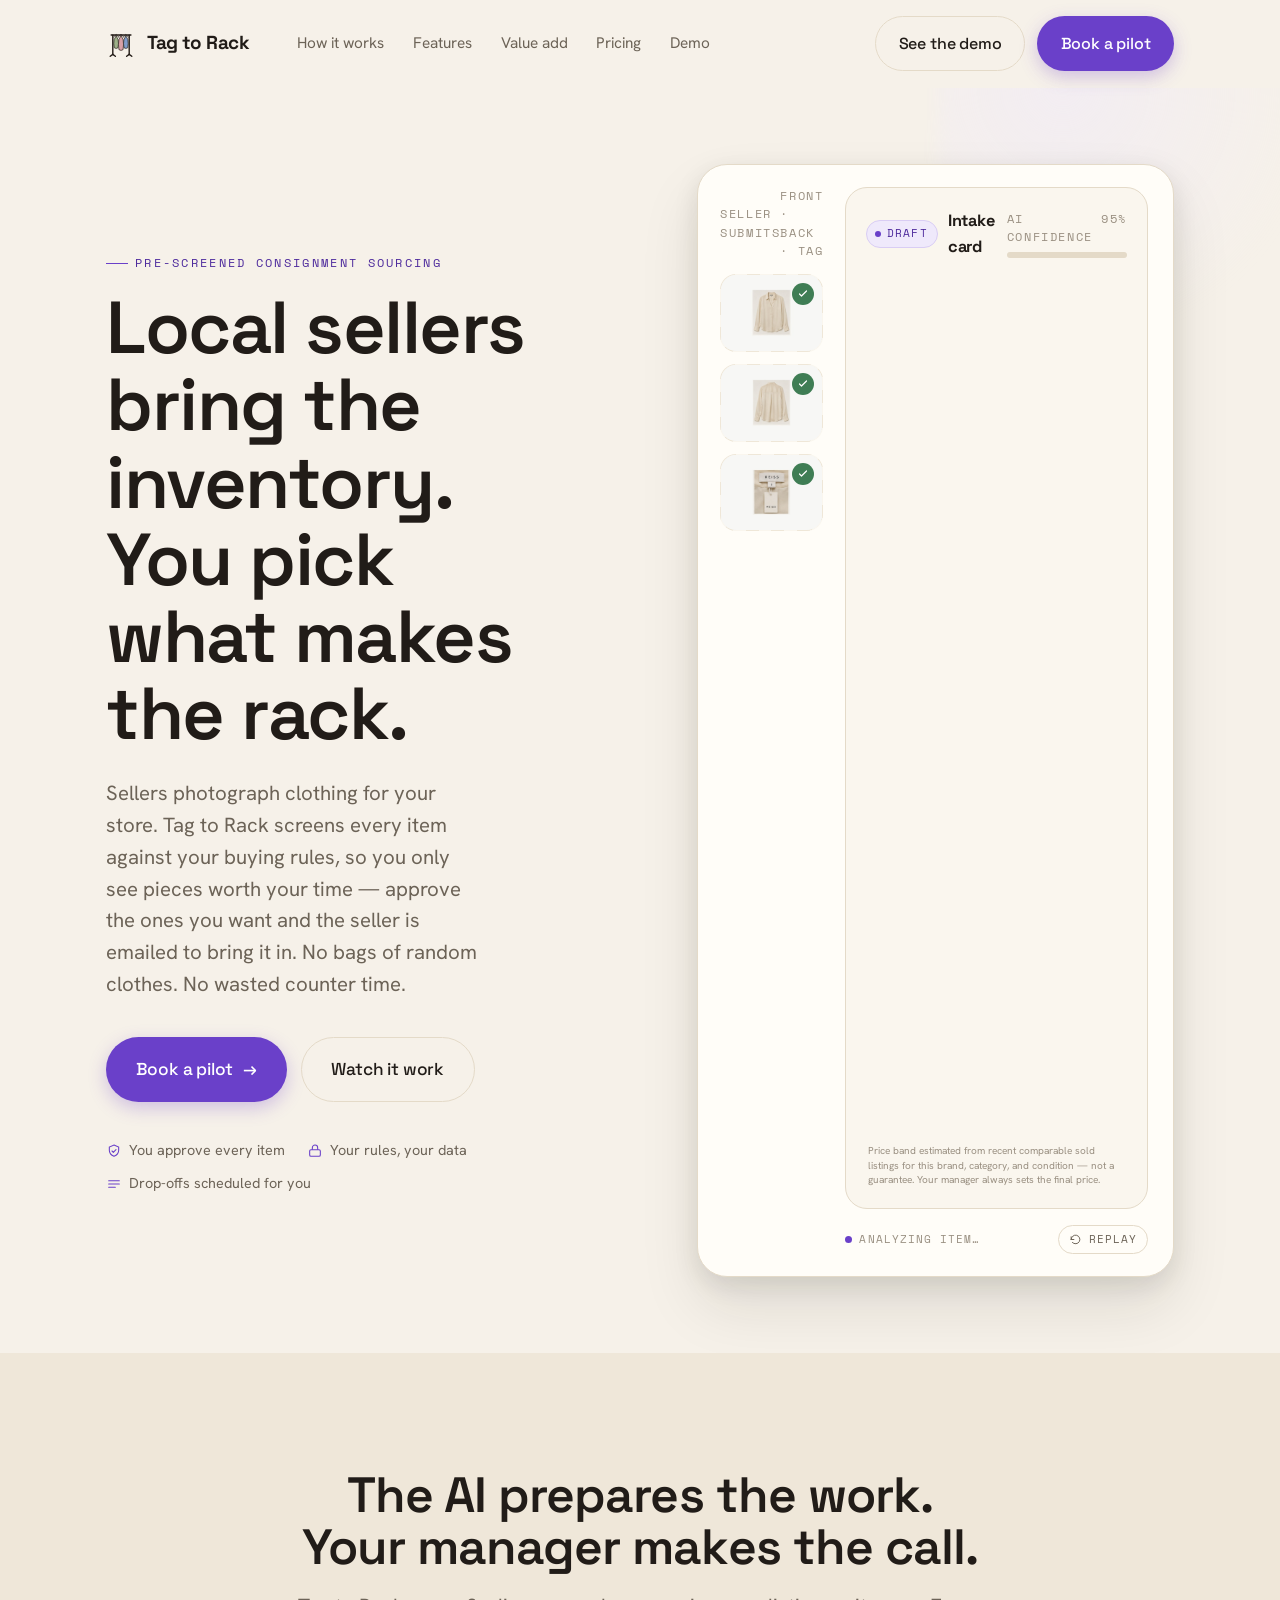
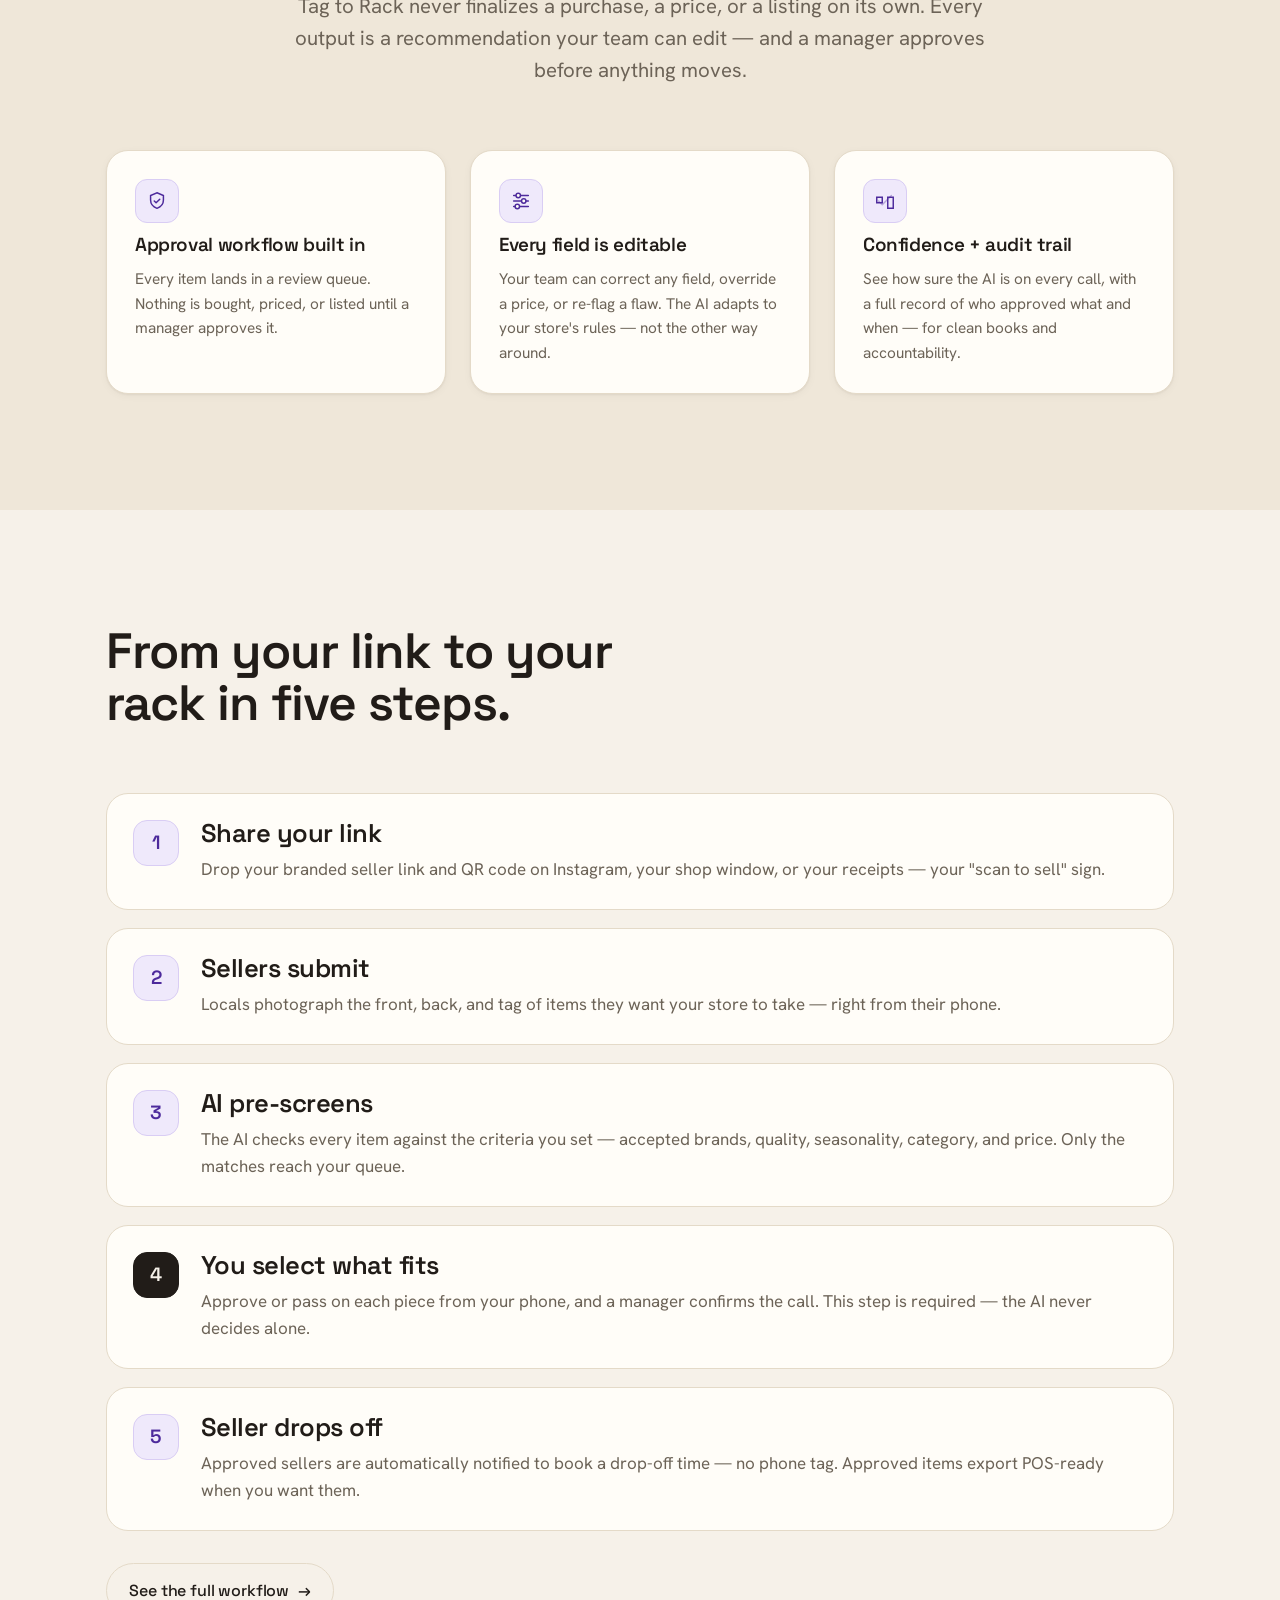
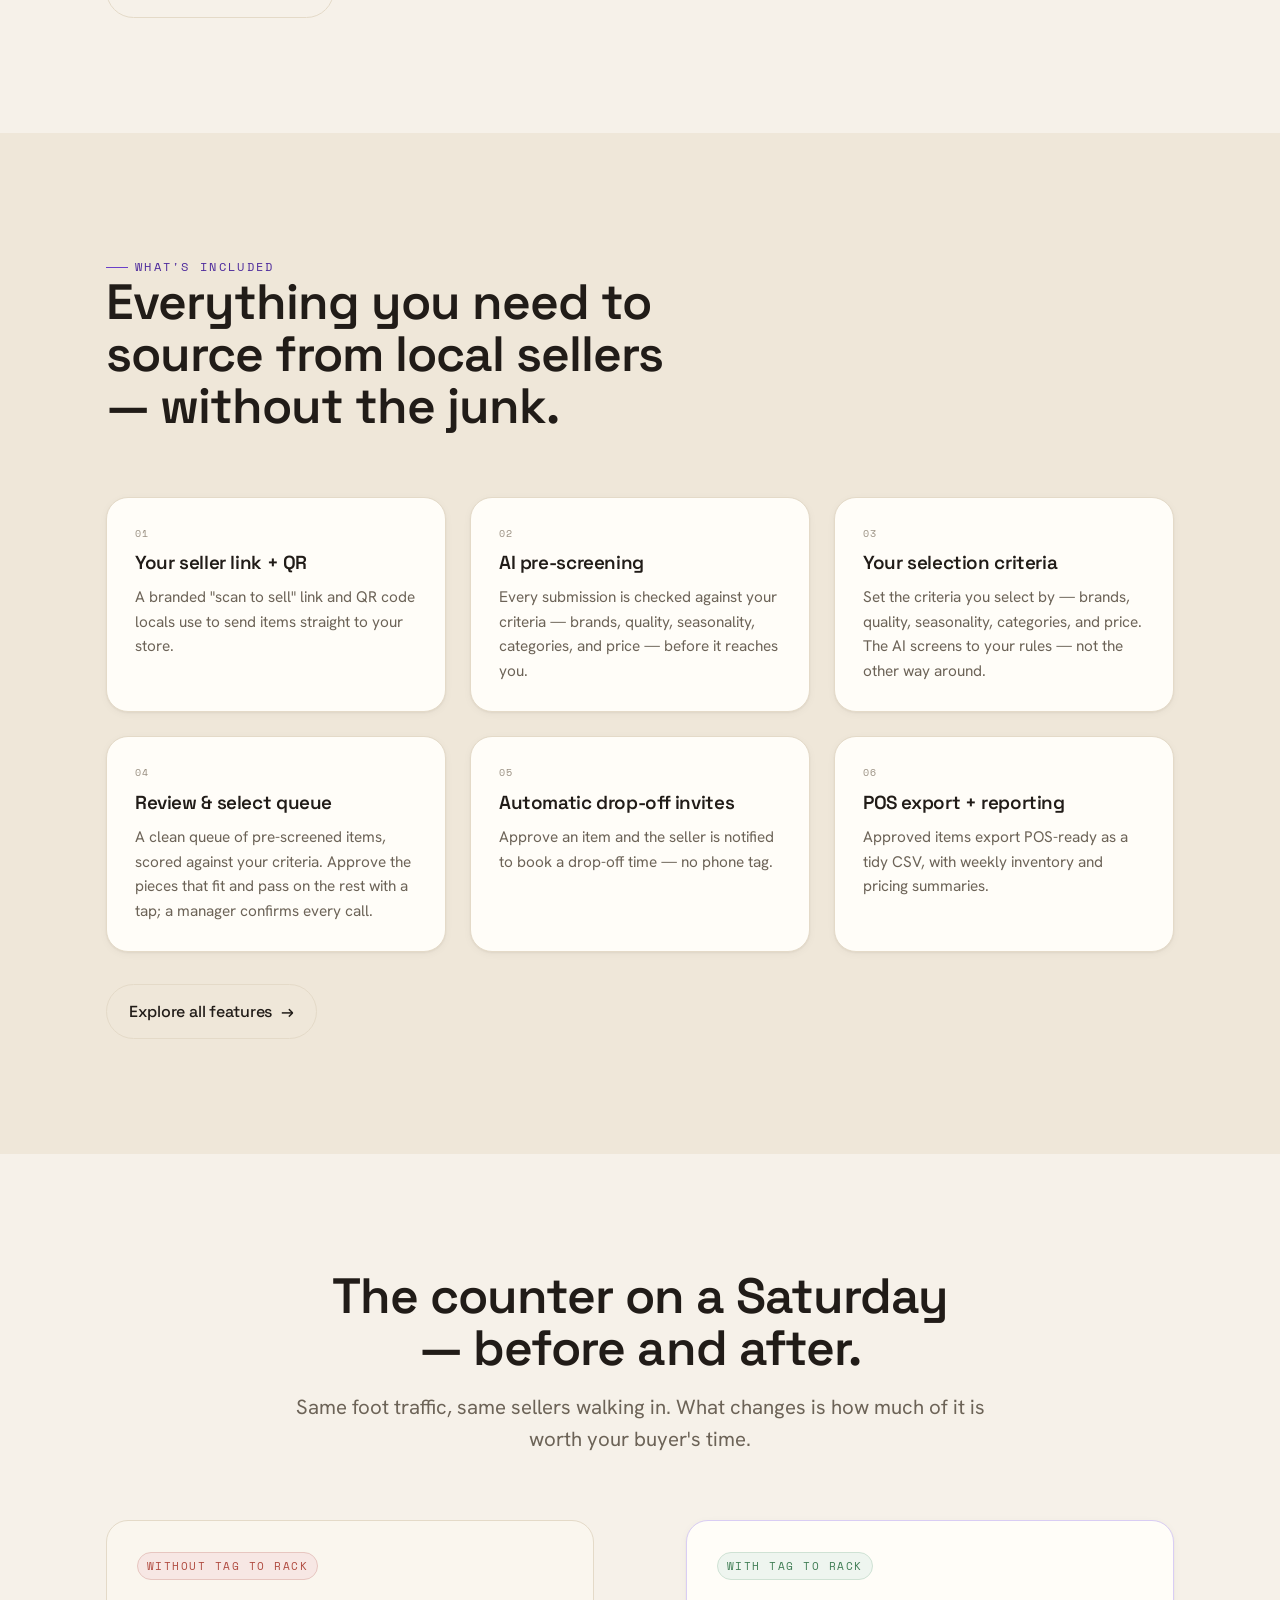
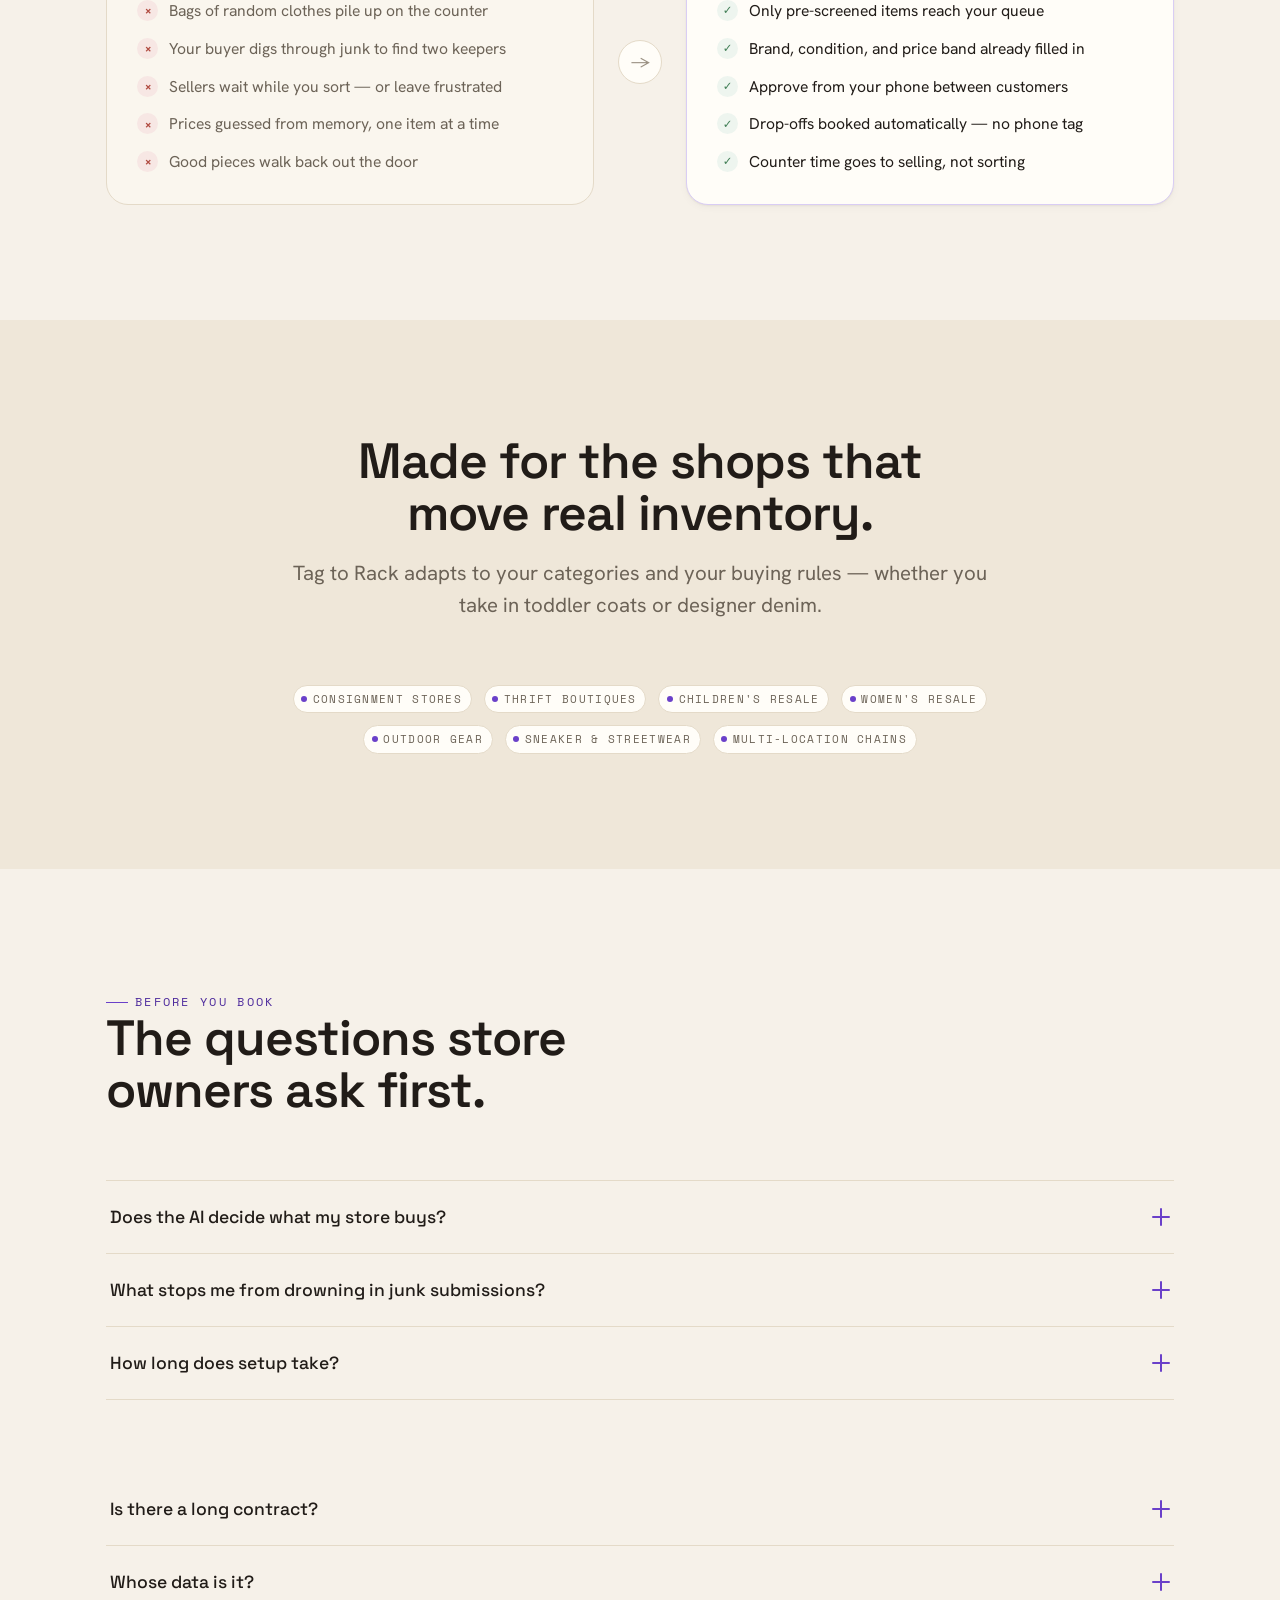
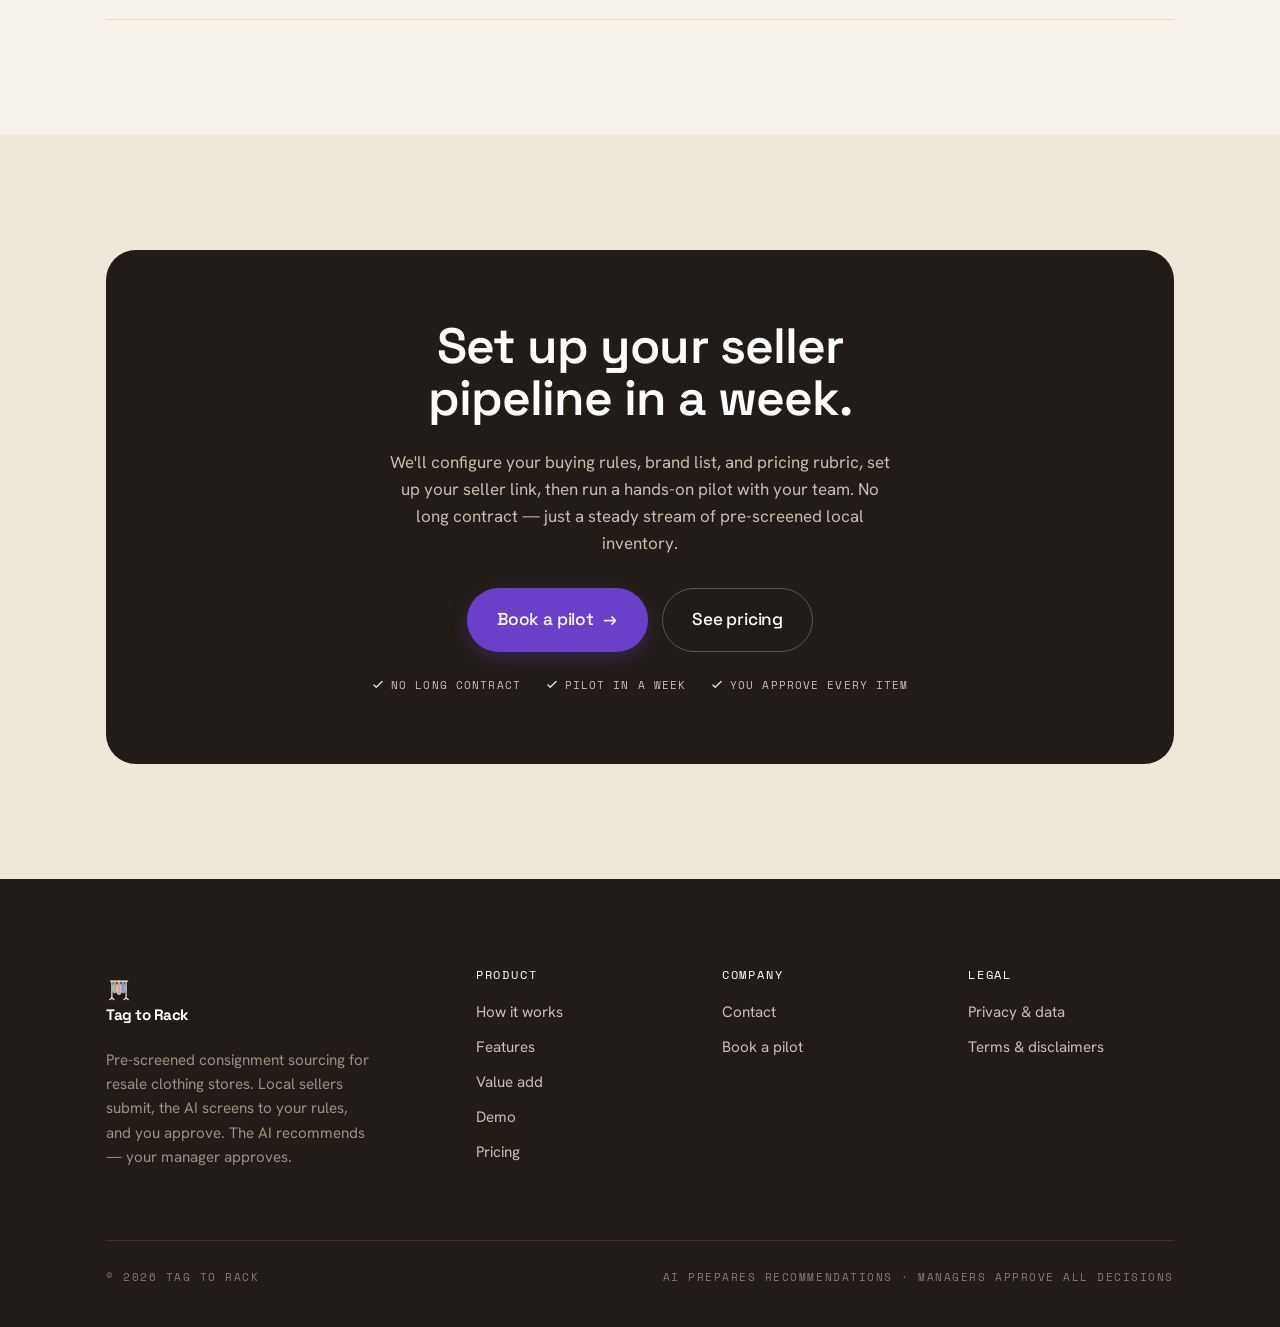
<file: index.html>
<!DOCTYPE html>
<html lang="en">
<head>
<meta charset="UTF-8">
<meta name="viewport" content="width=device-width, initial-scale=1.0">
<title>Tag to Rack — Pre-screened consignment sourcing for resale clothing stores</title>
<meta name="description" content="Local sellers photograph clothing for your store. Tag to Rack pre-screens every item against your buying rules, so you only approve the pieces worth your time. The AI recommends — your manager approves.">
<link rel="preconnect" href="https://fonts.googleapis.com">
<link rel="preconnect" href="https://fonts.gstatic.com" crossorigin>
<link href="https://fonts.googleapis.com/css2?family=Space+Grotesk:wght@400;500;600;700&family=Hanken+Grotesk:wght@400;500;600;700&family=Space+Mono:wght@400;700&display=swap" rel="stylesheet">
<link rel="stylesheet" href="assets/css/styles.css">
<link rel="stylesheet" href="assets/css/components.css?v=5">
<link rel="icon" href="/assets/img/logo-mark.svg" type="image/svg+xml">
<link rel="apple-touch-icon" href="/assets/img/logo-mark.svg">
<link rel="canonical" href="https://tagtorack.com/">
<meta property="og:type" content="website">
<meta property="og:site_name" content="Tag to Rack">
<meta property="og:title" content="Tag to Rack — Pre-screened consignment sourcing for resale stores">
<meta property="og:description" content="Local sellers bring you the inventory — pre-screened against your rules — and you pick what makes the rack. The AI recommends, your manager approves.">
<meta property="og:url" content="https://tagtorack.com/">
<meta property="og:image" content="https://tagtorack.com/screenshots/home-hero.png">
<meta name="twitter:card" content="summary_large_image">
<meta name="twitter:title" content="Tag to Rack — Pre-screened consignment sourcing for resale stores">
<meta name="twitter:description" content="Local sellers bring you the inventory — pre-screened against your rules — and you pick what makes the rack. The AI recommends, your manager approves.">
<meta name="twitter:image" content="https://tagtorack.com/screenshots/home-hero.png">
<script type="application/ld+json">
{
  "@context": "https://schema.org",
  "@graph": [
    {
      "@type": "Organization",
      "@id": "https://tagtorack.com/#organization",
      "name": "Tag to Rack",
      "url": "https://tagtorack.com/",
      "logo": "https://tagtorack.com/assets/img/logo-mark.svg",
      "description": "Pre-screened consignment sourcing for resale, consignment, and thrift clothing stores. Local sellers photograph clothing; Tag to Rack pre-screens each item against the store's buying rules; a manager approves."
    },
    {
      "@type": "WebSite",
      "@id": "https://tagtorack.com/#website",
      "url": "https://tagtorack.com/",
      "name": "Tag to Rack",
      "publisher": { "@id": "https://tagtorack.com/#organization" }
    },
    {
      "@type": "SoftwareApplication",
      "name": "Tag to Rack",
      "url": "https://tagtorack.com/",
      "applicationCategory": "BusinessApplication",
      "operatingSystem": "Web",
      "description": "Pre-screened consignment sourcing for resale clothing stores. Local sellers submit items by photo, the AI pre-screens each against the store's buying rules, and a manager approves every purchase, price, and listing.",
      "publisher": { "@id": "https://tagtorack.com/#organization" }
    }
  ]
}
</script>
</head>
<body data-screen-label="Home">

<!-- ===================== HEADER ===================== -->
<header class="site-header">
  <nav class="nav">
    <a class="brand" href="/">
      <img class="logo-mark" src="assets/img/logo-mark.svg" alt="" width="30" height="33">
      Tag&nbsp;to&nbsp;Rack
    </a>
    <div class="nav-links">
      <a href="how-it-works">How it works</a>
      <a href="features">Features</a>
      <a href="value-add">Value add</a>
      <a href="pricing">Pricing</a>
      <a href="demo">Demo</a>
    </div>
    <div class="nav-cta">
      <a class="btn btn-ghost" href="demo">See the demo</a>
      <a class="btn btn-primary" href="contact">Book a pilot</a>
    </div>
    <button class="nav-toggle" aria-label="Menu" aria-expanded="false"><span></span><span></span><span></span></button>
  </nav>
</header>

<!-- ===================== HERO ===================== -->
<section class="hero">
  <div class="hero-bg-tag" aria-hidden="true"></div>
  <div class="wrap hero-grid">
    <div class="hero-copy reveal in">
      <span class="eyebrow hero-eyebrow">Pre-screened consignment sourcing</span>
      <h1>Local sellers bring the inventory. You pick what makes the rack.</h1>
      <p class="lead">Sellers photograph clothing for your store. Tag&nbsp;to&nbsp;Rack screens every item against your buying rules, so you only see pieces worth your time — approve the ones you want and the seller is emailed to bring it in. No bags of random clothes. No wasted counter time.</p>
      <div class="hero-cta">
        <a class="btn btn-primary btn-lg" href="contact">Book a pilot <span class="arrow">→</span></a>
        <a class="btn btn-ghost btn-lg" href="demo">Watch it work</a>
      </div>
      <div class="hero-trust">
        <span class="item"><svg width="16" height="16" viewBox="0 0 24 24" fill="none"><path d="M12 3l7 3v5c0 4.4-3 7.6-7 9-4-1.4-7-4.6-7-9V6l7-3z" stroke="currentColor" stroke-width="1.6"/><path d="M9 12l2 2 4-4" stroke="currentColor" stroke-width="1.6" stroke-linecap="round" stroke-linejoin="round"/></svg> You approve every item</span>
        <span class="item"><svg width="16" height="16" viewBox="0 0 24 24" fill="none"><rect x="4" y="10" width="16" height="10" rx="2" stroke="currentColor" stroke-width="1.6"/><path d="M8 10V7a4 4 0 0 1 8 0v3" stroke="currentColor" stroke-width="1.6"/></svg> Your rules, your data</span>
        <span class="item"><svg width="16" height="16" viewBox="0 0 24 24" fill="none"><path d="M4 7h16M4 12h16M4 17h10" stroke="currentColor" stroke-width="1.6" stroke-linecap="round"/></svg> Drop-offs scheduled for you</span>
      </div>
    </div>

    <!-- ANIMATED INTAKE DEMO -->
    <div class="hero-demo reveal in d1">
      <div class="intake-demo" data-intake-demo>
        <!-- photo capture column -->
        <div>
          <div class="demo-col-head"><span class="mono">Seller submits</span><span class="mono">front · back · tag</span></div>
          <div class="demo-photos">
            <div class="demo-photo">
              <div class="demo-photo-img img-blouse"></div>
              <div class="slot-label">Front<small>awaiting</small></div>
              <div class="cap-badge"><svg width="12" height="12" viewBox="0 0 24 24" fill="none"><path d="M5 12l4 4 10-10" stroke="currentColor" stroke-width="2.4" stroke-linecap="round" stroke-linejoin="round"/></svg></div>
            </div>
            <div class="demo-photo">
              <div class="demo-photo-img img-blouse2"></div>
              <div class="slot-label">Back<small>awaiting</small></div>
              <div class="cap-badge"><svg width="12" height="12" viewBox="0 0 24 24" fill="none"><path d="M5 12l4 4 10-10" stroke="currentColor" stroke-width="2.4" stroke-linecap="round" stroke-linejoin="round"/></svg></div>
            </div>
            <div class="demo-photo">
              <div class="demo-photo-img img-tag"></div>
              <div class="slot-label">Tag<small>awaiting</small></div>
              <div class="cap-badge"><svg width="12" height="12" viewBox="0 0 24 24" fill="none"><path d="M5 12l4 4 10-10" stroke="currentColor" stroke-width="2.4" stroke-linecap="round" stroke-linejoin="round"/></svg></div>
            </div>
          </div>
        </div>

        <!-- intake card column -->
        <div class="demo-card">
          <div class="demo-card-inner">
            <div class="demo-scan" aria-hidden="true"></div>
            <div class="demo-card-top">
              <div class="title">
                <span class="chip violet"><span class="dot"></span>Draft</span>
                <strong>Intake card</strong>
              </div>
              <div class="demo-conf">
                <div class="mono"><span>AI confidence</span><span data-f="conf">95%</span></div>
                <div class="demo-conf-track"><div class="demo-conf-fill"></div></div>
              </div>
            </div>

            <div class="demo-fields">
              <div class="demo-field"><span class="k">Brand</span><span class="v" data-f="brand">REISS</span></div>
              <div class="demo-field"><span class="k">Category</span><span class="v" data-f="category">Women's · Blouse</span></div>
              <div class="demo-field"><span class="k">Size</span><span class="v" data-f="size">S</span></div>
              <div class="demo-field"><span class="k">Color</span><span class="v" data-f="color">Cream</span></div>
              <div class="demo-field"><span class="k">Material</span><span class="v" data-f="material">Silk-blend satin</span></div>
              <div class="demo-field"><span class="k">Condition</span><span class="v" data-f="condition">Excellent · gently used</span></div>
              <div class="demo-field span-2"><span class="k">Possible flaws</span><span class="v"><span class="flag">⚑</span> <span data-f="flaw">No flaws detected — verify at drop-off</span></span></div>
            </div>

            <div class="demo-suggestion">
              <span class="chip ok" data-f="rec">Recommend · Consign</span>
              <span class="price"><span data-f="price">$45–$60</span> <small>market band</small></span>
              <span class="demo-comps"><b data-f="maxprice">List at $58</b> for max margin · <span data-f="comps">98% of 132 recent sold comps fell in this band</span></span>
            </div>

            <div class="demo-pos">
              <span class="k">POS-ready listing</span>
              <div class="pos-title" data-f="posTitle">REISS Cream Silk-Blend Blouse — Women's S, EUC</div>
              <div class="pos-desc" data-f="posDesc">Elegant cream silk-blend blouse by REISS, size S. Excellent condition; collared V-neck, soft drape, curved hem.</div>
            </div>

            <div class="demo-approval">
              <div class="ap-label">
                <svg width="16" height="16" viewBox="0 0 24 24" fill="none"><path d="M12 3l7 3v5c0 4.4-3 7.6-7 9-4-1.4-7-4.6-7-9V6l7-3z" stroke="currentColor" stroke-width="1.6"/><path d="M9 12l2 2 4-4" stroke="currentColor" stroke-width="1.6" stroke-linecap="round" stroke-linejoin="round"/></svg>
                AI recommends — a manager makes the final call
              </div>
              <div class="ap-btns">
                <button class="ap-btn ap-approve" data-demo-approve>Approve</button>
                <button class="ap-btn ap-adjust">Adjust</button>
                <button class="ap-btn ap-pass">Pass</button>
              </div>
            </div>

            <p class="demo-fineprint">Price band estimated from recent comparable sold listings for this brand, category, and condition — not a guarantee. Your manager always sets the final price.</p>
          </div>

          <div class="demo-footer">
            <span class="demo-status" data-demo-status>Ready</span>
            <button class="demo-replay" data-demo-replay><svg width="13" height="13" viewBox="0 0 24 24" fill="none"><path d="M4 12a8 8 0 1 1 2.3 5.6M4 12V7m0 5h5" stroke="currentColor" stroke-width="1.8" stroke-linecap="round" stroke-linejoin="round"/></svg> Replay</button>
          </div>
        </div>
      </div>
    </div>
  </div>
</section>

<!-- ===================== TRUST PILLAR ===================== -->
<section style="background:var(--bg-2);">
  <div class="wrap">
    <div class="section-head center reveal">
      <h2>The AI prepares the work. Your manager makes the call.</h2>
      <p class="lead">Tag&nbsp;to&nbsp;Rack never finalizes a purchase, a price, or a listing on its own. Every output is a recommendation your team can edit — and a manager approves before anything moves.</p>
    </div>
    <div class="grid cols-3">
      <div class="card reveal">
        <div class="feature-card">
          <div class="ficon"><svg width="22" height="22" viewBox="0 0 24 24" fill="none"><path d="M12 3l7 3v5c0 4.4-3 7.6-7 9-4-1.4-7-4.6-7-9V6l7-3z" stroke="currentColor" stroke-width="1.6"/><path d="M9 12l2 2 4-4" stroke="currentColor" stroke-width="1.6" stroke-linecap="round" stroke-linejoin="round"/></svg></div>
          <h3>Approval workflow built in</h3>
          <p>Every item lands in a review queue. Nothing is bought, priced, or listed until a manager approves it.</p>
        </div>
      </div>
      <div class="card reveal d1">
        <div class="feature-card">
          <div class="ficon"><svg width="22" height="22" viewBox="0 0 24 24" fill="none"><path d="M4 6h16M4 12h16M4 18h16" stroke="currentColor" stroke-width="1.6" stroke-linecap="round"/><circle cx="9" cy="6" r="2.4" fill="var(--surface)" stroke="currentColor" stroke-width="1.6"/><circle cx="15" cy="12" r="2.4" fill="var(--surface)" stroke="currentColor" stroke-width="1.6"/><circle cx="8" cy="18" r="2.4" fill="var(--surface)" stroke="currentColor" stroke-width="1.6"/></svg></div>
          <h3>Every field is editable</h3>
          <p>Your team can correct any field, override a price, or re-flag a flaw. The AI adapts to your store's rules — not the other way around.</p>
        </div>
      </div>
      <div class="card reveal d2">
        <div class="feature-card">
          <div class="ficon"><svg width="22" height="22" viewBox="0 0 24 24" fill="none"><path d="M5 12l4 4L19 6" stroke="currentColor" stroke-width="1.6" stroke-linecap="round" stroke-linejoin="round" opacity=".35"/><path d="M3 8h6v6H3zM15 8h6v12h-6z" stroke="currentColor" stroke-width="1.6"/></svg></div>
          <h3>Confidence + audit trail</h3>
          <p>See how sure the AI is on every call, with a full record of who approved what and when — for clean books and accountability.</p>
        </div>
      </div>
    </div>
  </div>
</section>

<!-- ===================== HOW IT WORKS ===================== -->
<section>
  <div class="wrap">
    <div class="section-head reveal">
      <h2>From your link to your rack in five steps.</h2>
    </div>
    <div class="steps">
      <div class="step reveal"><div class="num">1</div><div><h3>Share your link</h3><p>Drop your branded seller link and QR code on Instagram, your shop window, or your receipts — your "scan to sell" sign.</p></div></div>
      <div class="step reveal d1"><div class="num">2</div><div><h3>Sellers submit</h3><p>Locals photograph the front, back, and tag of items they want your store to take — right from their phone.</p></div></div>
      <div class="step reveal d2"><div class="num">3</div><div><h3>AI pre-screens</h3><p>The AI checks every item against the criteria you set — accepted brands, quality, seasonality, category, and price. Only the matches reach your queue.</p></div></div>
      <div class="step reveal is-approve"><div class="num">4</div><div><h3>You select what fits</h3><p>Approve or pass on each piece from your phone, and a manager confirms the call. This step is required — the AI never decides alone.</p></div></div>
      <div class="step reveal d1"><div class="num">5</div><div><h3>Seller drops off</h3><p>Approved sellers are automatically notified to book a drop-off time — no phone tag. Approved items export POS-ready when you want them.</p></div></div>
    </div>
    <div style="margin-top:32px;" class="reveal"><a class="btn btn-ghost" href="how-it-works">See the full workflow <span class="arrow">→</span></a></div>
  </div>
</section>

<!-- ===================== FEATURES PREVIEW ===================== -->
<section style="background:var(--bg-2);">
  <div class="wrap">
    <div class="section-head reveal">
      <span class="eyebrow">What's included</span>
      <h2>Everything you need to source from local sellers — without the junk.</h2>
    </div>
    <div class="grid cols-3">
      <div class="card reveal"><div class="feature-card"><span class="feature-num">01</span><h3>Your seller link + QR</h3><p>A branded "scan to sell" link and QR code locals use to send items straight to your store.</p></div></div>
      <div class="card reveal d1"><div class="feature-card"><span class="feature-num">02</span><h3>AI pre-screening</h3><p>Every submission is checked against your criteria — brands, quality, seasonality, categories, and price — before it reaches you.</p></div></div>
      <div class="card reveal d2"><div class="feature-card"><span class="feature-num">03</span><h3>Your selection criteria</h3><p>Set the criteria you select by — brands, quality, seasonality, categories, and price. The AI screens to your rules — not the other way around.</p></div></div>
      <div class="card reveal"><div class="feature-card"><span class="feature-num">04</span><h3>Review &amp; select queue</h3><p>A clean queue of pre-screened items, scored against your criteria. Approve the pieces that fit and pass on the rest with a tap; a manager confirms every call.</p></div></div>
      <div class="card reveal d1"><div class="feature-card"><span class="feature-num">05</span><h3>Automatic drop-off invites</h3><p>Approve an item and the seller is notified to book a drop-off time — no phone tag.</p></div></div>
      <div class="card reveal d2"><div class="feature-card"><span class="feature-num">06</span><h3>POS export + reporting</h3><p>Approved items export POS-ready as a tidy CSV, with weekly inventory and pricing summaries.</p></div></div>
    </div>
    <div style="margin-top:32px;" class="reveal"><a class="btn btn-ghost" href="features">Explore all features <span class="arrow">→</span></a></div>
  </div>
</section>

<!-- ===================== BEFORE / AFTER ===================== -->
<section>
  <div class="wrap">
    <div class="section-head center reveal">
      <h2>The counter on a Saturday — before and after.</h2>
      <p class="lead">Same foot traffic, same sellers walking in. What changes is how much of it is worth your buyer's time.</p>
    </div>
    <div class="compare reveal">
      <div class="compare-col before">
        <div class="compare-head"><span class="compare-tag stop">Without Tag&nbsp;to&nbsp;Rack</span></div>
        <ul class="compare-list">
          <li>Bags of random clothes pile up on the counter</li>
          <li>Your buyer digs through junk to find two keepers</li>
          <li>Sellers wait while you sort — or leave frustrated</li>
          <li>Prices guessed from memory, one item at a time</li>
          <li>Good pieces walk back out the door</li>
        </ul>
      </div>
      <div class="compare-divider" aria-hidden="true"><span>&rarr;</span></div>
      <div class="compare-col after">
        <div class="compare-head"><span class="compare-tag ok">With Tag&nbsp;to&nbsp;Rack</span></div>
        <ul class="compare-list">
          <li>Only pre-screened items reach your queue</li>
          <li>Brand, condition, and price band already filled in</li>
          <li>Approve from your phone between customers</li>
          <li>Drop-offs booked automatically — no phone tag</li>
          <li>Counter time goes to selling, not sorting</li>
        </ul>
      </div>
    </div>
  </div>
</section>

<!-- ===================== BUILT FOR ===================== -->
<section style="background:var(--bg-2);">
  <div class="wrap">
    <div class="section-head center reveal">
      <h2>Made for the shops that move real inventory.</h2>
      <p class="lead">Tag&nbsp;to&nbsp;Rack adapts to your categories and your buying rules — whether you take in toddler coats or designer denim.</p>
    </div>
    <div class="kicker-row reveal" style="justify-content:center;gap:12px;max-width:780px;margin:0 auto;">
      <span class="chip"><span class="dot"></span>Consignment stores</span>
      <span class="chip"><span class="dot"></span>Thrift boutiques</span>
      <span class="chip"><span class="dot"></span>Children's resale</span>
      <span class="chip"><span class="dot"></span>Women's resale</span>
      <span class="chip"><span class="dot"></span>Outdoor gear</span>
      <span class="chip"><span class="dot"></span>Sneaker &amp; streetwear</span>
      <span class="chip"><span class="dot"></span>Multi-location chains</span>
    </div>
  </div>
</section>

<!-- ===================== FAQ ===================== -->
<section>
  <div class="wrap">
    <div class="section-head reveal">
      <span class="eyebrow">Before you book</span>
      <h2>The questions store owners ask first.</h2>
    </div>
    <div class="faq-list" data-accordion>
      <div class="faq-item reveal">
        <div class="faq-q">Does the AI decide what my store buys?<span class="pm" aria-hidden="true"></span></div>
        <div class="faq-a"><p>No. The AI screens submissions and drafts an intake card — brand, condition, a suggested price band, a POS-ready listing. A manager approves, adjusts, or passes on every item. Nothing is bought, priced, or listed until a person says so.</p></div>
      </div>
      <div class="faq-item reveal">
        <div class="faq-q">What stops me from drowning in junk submissions?<span class="pm" aria-hidden="true"></span></div>
        <div class="faq-a"><p>You set the rules — accepted brands, categories, quality, seasonality, and price. Items that miss them never reach your queue. You only ever look at pieces that already fit your store.</p></div>
      </div>
      <div class="faq-item reveal">
        <div class="faq-q">How long does setup take?<span class="pm" aria-hidden="true"></span></div>
        <div class="faq-a"><p>About a week. We configure your buying rules, brand list, and pricing rubric, generate your branded seller link and QR code, then run a hands-on pilot with your team before you go live.</p></div>
      </div>
      <div class="faq-item reveal">
        <div class="faq-q">Do I have to change my point-of-sale system?<span class="pm" aria-hidden="true"></span></div>
        <div class="faq-a"><p>No. Approved items export POS-ready as a tidy CSV, alongside weekly inventory and pricing summaries. Tag&nbsp;to&nbsp;Rack sits in front of whatever you already use.</p></div>
      </div>
      <div class="faq-item reveal">
        <div class="faq-q">Is there a long contract?<span class="pm" aria-hidden="true"></span></div>
        <div class="faq-a"><p>No. You start with a pilot. If the stream of pre-screened inventory isn't earning its place at your counter, you walk away.</p></div>
      </div>
      <div class="faq-item reveal">
        <div class="faq-q">Whose data is it?<span class="pm" aria-hidden="true"></span></div>
        <div class="faq-a"><p>Yours. Your buying rules, your submissions, and your approval history stay with your store, with a full audit trail of who approved what and when.</p></div>
      </div>
    </div>
  </div>
</section>

<!-- ===================== CTA BAND ===================== -->
<section style="background:var(--bg-2);">
  <div class="wrap">
    <div class="cta-band reveal">
      <h2>Set up your seller pipeline in a week.</h2>
      <p>We'll configure your buying rules, brand list, and pricing rubric, set up your seller link, then run a hands-on pilot with your team. No long contract — just a steady stream of pre-screened local inventory.</p>
      <div class="hero-cta">
        <a class="btn btn-primary btn-lg" href="contact">Book a pilot <span class="arrow">→</span></a>
        <a class="btn btn-ghost btn-lg" href="pricing">See pricing</a>
      </div>
      <div class="cta-reassure">
        <span><svg width="14" height="14" viewBox="0 0 24 24" fill="none"><path d="M5 12l4 4 10-10" stroke="currentColor" stroke-width="2.4" stroke-linecap="round" stroke-linejoin="round"/></svg>No long contract</span>
        <span><svg width="14" height="14" viewBox="0 0 24 24" fill="none"><path d="M5 12l4 4 10-10" stroke="currentColor" stroke-width="2.4" stroke-linecap="round" stroke-linejoin="round"/></svg>Pilot in a week</span>
        <span><svg width="14" height="14" viewBox="0 0 24 24" fill="none"><path d="M5 12l4 4 10-10" stroke="currentColor" stroke-width="2.4" stroke-linecap="round" stroke-linejoin="round"/></svg>You approve every item</span>
      </div>
    </div>
  </div>
</section>

<!-- ===================== STICKY MOBILE CTA ===================== -->
<div class="mobile-cta" data-mobile-cta>
  <a class="btn btn-primary" href="contact">Book a pilot <span class="arrow">→</span></a>
  <a class="btn btn-ghost" href="demo">Demo</a>
</div>

<!-- ===================== FOOTER ===================== -->
<footer class="site-footer">
  <div class="wrap">
    <div class="footer-grid">
      <div class="footer-brand">
        <a class="brand" href="/"><img class="logo-mark" src="assets/img/logo-mark-light.svg" alt="" width="26" height="28"> Tag&nbsp;to&nbsp;Rack</a>
        <p>Pre-screened consignment sourcing for resale clothing stores. Local sellers submit, the AI screens to your rules, and you approve. The AI recommends — your manager approves.</p>
      </div>
      <div>
        <h4>Product</h4>
        <a href="how-it-works">How it works</a>
        <a href="features">Features</a>
        <a href="value-add">Value add</a>
        <a href="demo">Demo</a>
        <a href="pricing">Pricing</a>
      </div>
      <div>
        <h4>Company</h4>
        <a href="contact">Contact</a>
        <a href="contact">Book a pilot</a>
      </div>
      <div>
        <h4>Legal</h4>
        <a href="privacy">Privacy &amp; data</a>
        <a href="terms">Terms &amp; disclaimers</a>
      </div>
    </div>
    <div class="footer-bottom">
      <span class="mono">© 2026 Tag to Rack</span>
      <span class="mono">AI prepares recommendations · managers approve all decisions</span>
    </div>
  </div>
</footer>

<script src="assets/js/site.js?v=4"></script>
</body>
</html>
</file>
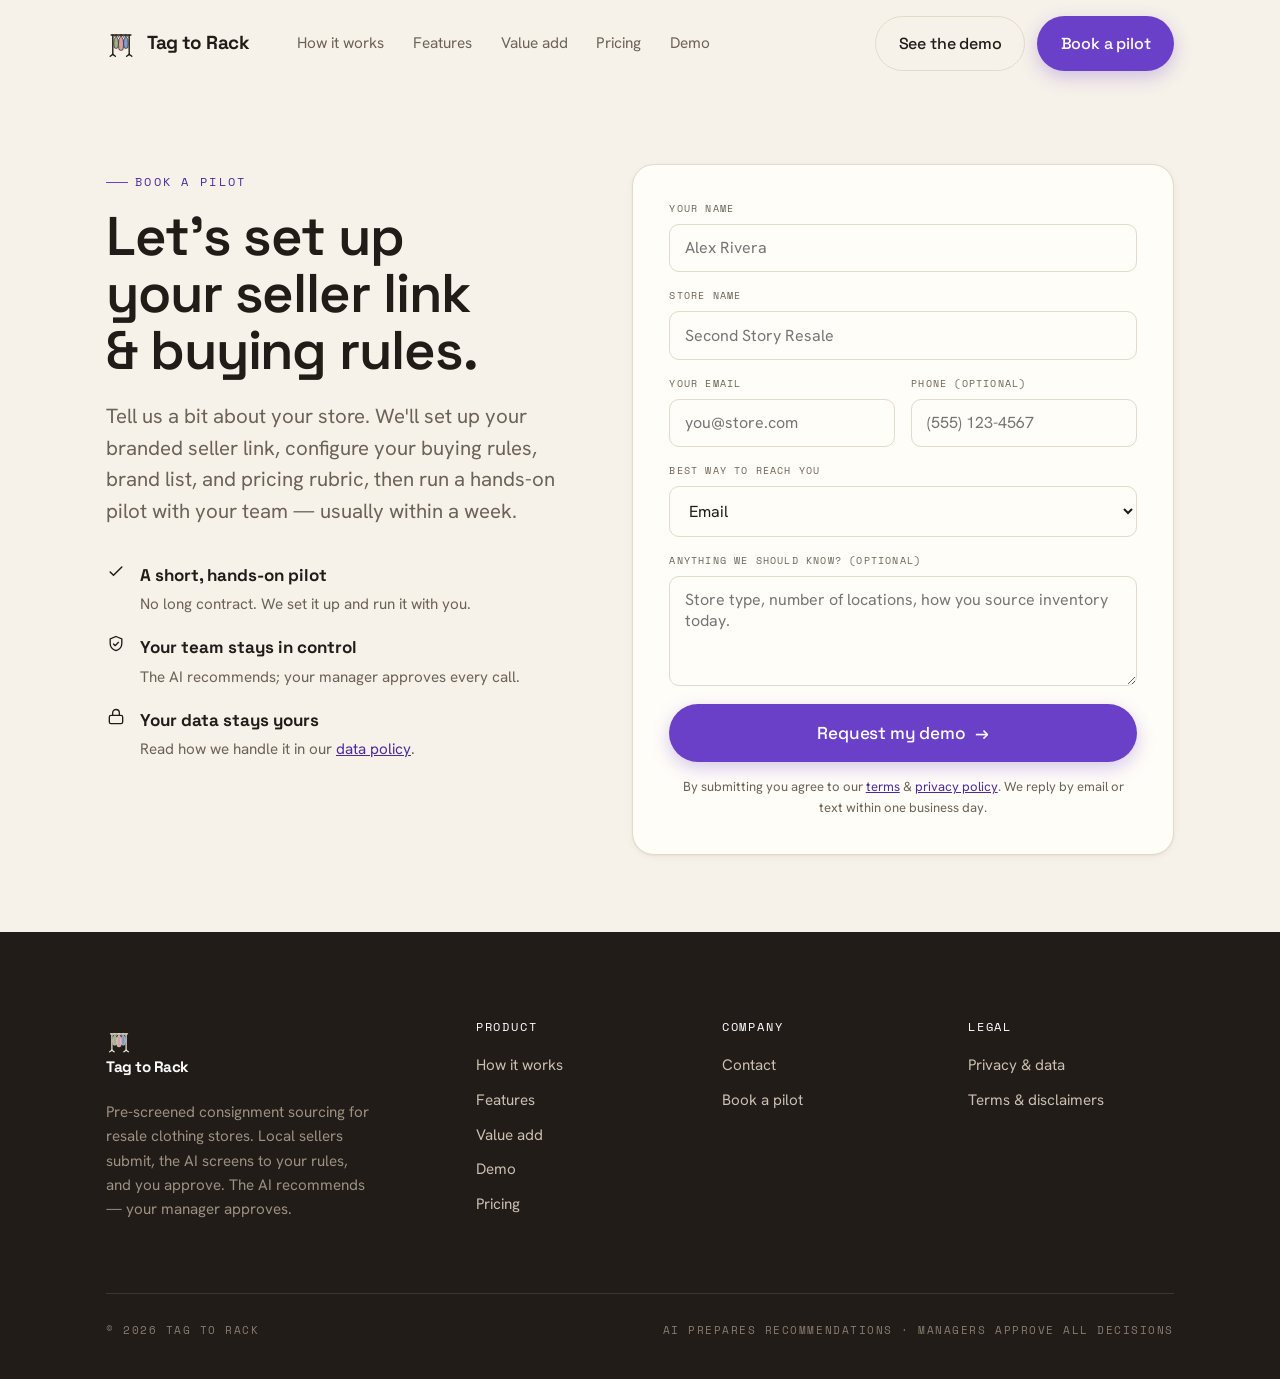
<file: contact.html>
<!DOCTYPE html>
<html lang="en">
<head>
<meta charset="UTF-8">
<meta name="viewport" content="width=device-width, initial-scale=1.0">
<title>Book a pilot — Tag to Rack</title>
<meta name="description" content="Book a pilot of Tag to Rack. Tell us about your store and we'll set up your seller link and buying rules and run it with your team.">
<link rel="preconnect" href="https://fonts.googleapis.com">
<link rel="preconnect" href="https://fonts.gstatic.com" crossorigin>
<link href="https://fonts.googleapis.com/css2?family=Space+Grotesk:wght@400;500;600;700&family=Hanken+Grotesk:wght@400;500;600;700&family=Space+Mono:wght@400;700&display=swap" rel="stylesheet">
<link rel="stylesheet" href="assets/css/styles.css">
<link rel="stylesheet" href="assets/css/components.css?v=5">
<link rel="icon" href="/assets/img/logo-mark.svg" type="image/svg+xml">
<link rel="apple-touch-icon" href="/assets/img/logo-mark.svg">
<link rel="canonical" href="https://tagtorack.com/contact">
<meta property="og:type" content="website">
<meta property="og:site_name" content="Tag to Rack">
<meta property="og:title" content="Book a pilot — Tag to Rack">
<meta property="og:description" content="Book a pilot of Tag to Rack. Tell us about your store and we'll set up your seller link and buying rules and run it with your team.">
<meta property="og:url" content="https://tagtorack.com/contact">
<meta property="og:image" content="https://tagtorack.com/screenshots/home-hero.png">
<meta name="twitter:card" content="summary_large_image">
<meta name="twitter:title" content="Book a pilot — Tag to Rack">
<meta name="twitter:description" content="Book a pilot of Tag to Rack. Tell us about your store and we'll set up your seller link and buying rules and run it with your team.">
<meta name="twitter:image" content="https://tagtorack.com/screenshots/home-hero.png">
</head>
<body data-screen-label="Contact">

<header class="site-header">
  <nav class="nav">
    <a class="brand" href="/"><img class="logo-mark" src="assets/img/logo-mark.svg" alt="" width="30" height="33"> Tag&nbsp;to&nbsp;Rack</a>
    <div class="nav-links">
      <a href="how-it-works">How it works</a>
      <a href="features">Features</a>
      <a href="value-add">Value add</a>
      <a href="pricing">Pricing</a>
      <a href="demo">Demo</a>
    </div>
    <div class="nav-cta">
      <a class="btn btn-ghost" href="demo">See the demo</a>
      <a class="btn btn-primary" href="contact">Book a pilot</a>
    </div>
    <button class="nav-toggle" aria-label="Menu" aria-expanded="false"><span></span><span></span><span></span></button>
  </nav>
</header>

<section class="hero">
  <div class="wrap hero-grid" style="align-items:start;">
    <div class="reveal">
      <span class="eyebrow">Book a pilot</span>
      <h1 style="margin:.3em 0 .4em;font-size:clamp(2.2rem,4.5vw,3.4rem);">Let's set up your seller link &amp; buying rules.</h1>
      <p class="lead">Tell us a bit about your store. We'll set up your branded seller link, configure your buying rules, brand list, and pricing rubric, then run a hands-on pilot with your team — usually within a week.</p>
      <div style="display:grid;gap:18px;margin-top:2em;">
        <div style="display:flex;gap:14px;"><div class="ficon" style="flex:none;"><svg width="20" height="20" viewBox="0 0 24 24" fill="none"><path d="M5 12l4 4L19 6" stroke="currentColor" stroke-width="1.8" stroke-linecap="round" stroke-linejoin="round"/></svg></div><div><strong style="font-family:var(--display)">A short, hands-on pilot</strong><p style="margin:.2em 0 0;font-size:.95rem;">No long contract. We set it up and run it with you.</p></div></div>
        <div style="display:flex;gap:14px;"><div class="ficon" style="flex:none;"><svg width="20" height="20" viewBox="0 0 24 24" fill="none"><path d="M12 3l7 3v5c0 4.4-3 7.6-7 9-4-1.4-7-4.6-7-9V6l7-3z" stroke="currentColor" stroke-width="1.6"/><path d="M9 12l2 2 4-4" stroke="currentColor" stroke-width="1.6" stroke-linecap="round" stroke-linejoin="round"/></svg></div><div><strong style="font-family:var(--display)">Your team stays in control</strong><p style="margin:.2em 0 0;font-size:.95rem;">The AI recommends; your manager approves every call.</p></div></div>
        <div style="display:flex;gap:14px;"><div class="ficon" style="flex:none;"><svg width="20" height="20" viewBox="0 0 24 24" fill="none"><rect x="4" y="10" width="16" height="10" rx="2" stroke="currentColor" stroke-width="1.6"/><path d="M8 10V7a4 4 0 0 1 8 0v3" stroke="currentColor" stroke-width="1.6"/></svg></div><div><strong style="font-family:var(--display)">Your data stays yours</strong><p style="margin:.2em 0 0;font-size:.95rem;">Read how we handle it in our <a href="privacy" style="color:var(--violet-ink);text-decoration:underline;">data policy</a>.</p></div></div>
      </div>
    </div>

    <div class="card card-pad-lg reveal d1" data-pilot-form>
      <form class="form-body" novalidate>
        <div aria-hidden="true" style="position:absolute;left:-10000px;width:1px;height:1px;overflow:hidden;">
          <label>Website<input type="text" name="website" tabindex="-1" autocomplete="off"></label>
        </div>
        <div class="form-grid">
          <div class="field span-2"><label for="name">Your name</label><input id="name" name="name" type="text" required placeholder="Alex Rivera"></div>
          <div class="field span-2"><label for="store">Store name</label><input id="store" name="store" type="text" required placeholder="Second Story Resale"></div>
          <div class="field"><label for="email">Your email</label><input id="email" name="email" type="email" required placeholder="you@store.com"></div>
          <div class="field"><label for="phone">Phone (optional)</label><input id="phone" name="phone" type="tel" placeholder="(555) 123-4567"></div>
          <div class="field span-2"><label for="contact_pref">Best way to reach you</label>
            <select id="contact_pref" name="contact_pref">
              <option value="email">Email</option>
              <option value="text">Text</option>
              <option value="either">Either is fine</option>
            </select>
          </div>
          <div class="field span-2"><label for="notes">Anything we should know? (optional)</label><textarea id="notes" name="notes" maxlength="2000" placeholder="Store type, number of locations, how you source inventory today."></textarea></div>
        </div>
        <button class="btn btn-primary btn-lg" type="submit" style="width:100%;justify-content:center;margin-top:18px;"><span data-btn-label>Request my demo</span> <span class="arrow">→</span></button>
        <p data-form-error class="center" role="alert" aria-live="polite" style="display:none;color:var(--stop);font-size:.88rem;margin:14px 0 0;"></p>
        <p class="center muted" style="font-size:.82rem;margin:14px 0 0;">By submitting you agree to our <a href="terms" style="color:var(--violet-ink);text-decoration:underline;">terms</a> &amp; <a href="privacy" style="color:var(--violet-ink);text-decoration:underline;">privacy policy</a>. We reply by email or text within one business day.</p>
      </form>
      <div class="form-success" data-form-success aria-live="polite">
        <div class="check"><svg width="28" height="28" viewBox="0 0 24 24" fill="none"><path d="M5 12l4 4L19 6" stroke="currentColor" stroke-width="2.4" stroke-linecap="round" stroke-linejoin="round"/></svg></div>
        <h3>Request received</h3>
        <p style="max-width:36ch;margin:.6em auto 0;">Thanks! We'll be in touch within one business day to schedule your demo.</p>
        <a class="btn btn-ghost" href="/" style="margin-top:18px;">Back to home</a>
      </div>
    </div>
  </div>
</section>

<footer class="site-footer">
  <div class="wrap">
    <div class="footer-grid">
      <div class="footer-brand">
        <a class="brand" href="/"><img class="logo-mark" src="assets/img/logo-mark-light.svg" alt="" width="26" height="28"> Tag&nbsp;to&nbsp;Rack</a>
        <p>Pre-screened consignment sourcing for resale clothing stores. Local sellers submit, the AI screens to your rules, and you approve. The AI recommends — your manager approves.</p>
      </div>
      <div><h4>Product</h4><a href="how-it-works">How it works</a><a href="features">Features</a><a href="value-add">Value add</a><a href="demo">Demo</a><a href="pricing">Pricing</a></div>
      <div><h4>Company</h4><a href="contact">Contact</a><a href="contact">Book a pilot</a></div>
      <div><h4>Legal</h4><a href="privacy">Privacy &amp; data</a><a href="terms">Terms &amp; disclaimers</a></div>
    </div>
    <div class="footer-bottom">
      <span class="mono">© 2026 Tag to Rack</span>
      <span class="mono">AI prepares recommendations · managers approve all decisions</span>
    </div>
  </div>
</footer>

<script src="assets/js/site.js?v=4"></script>
</body>
</html>
</file>
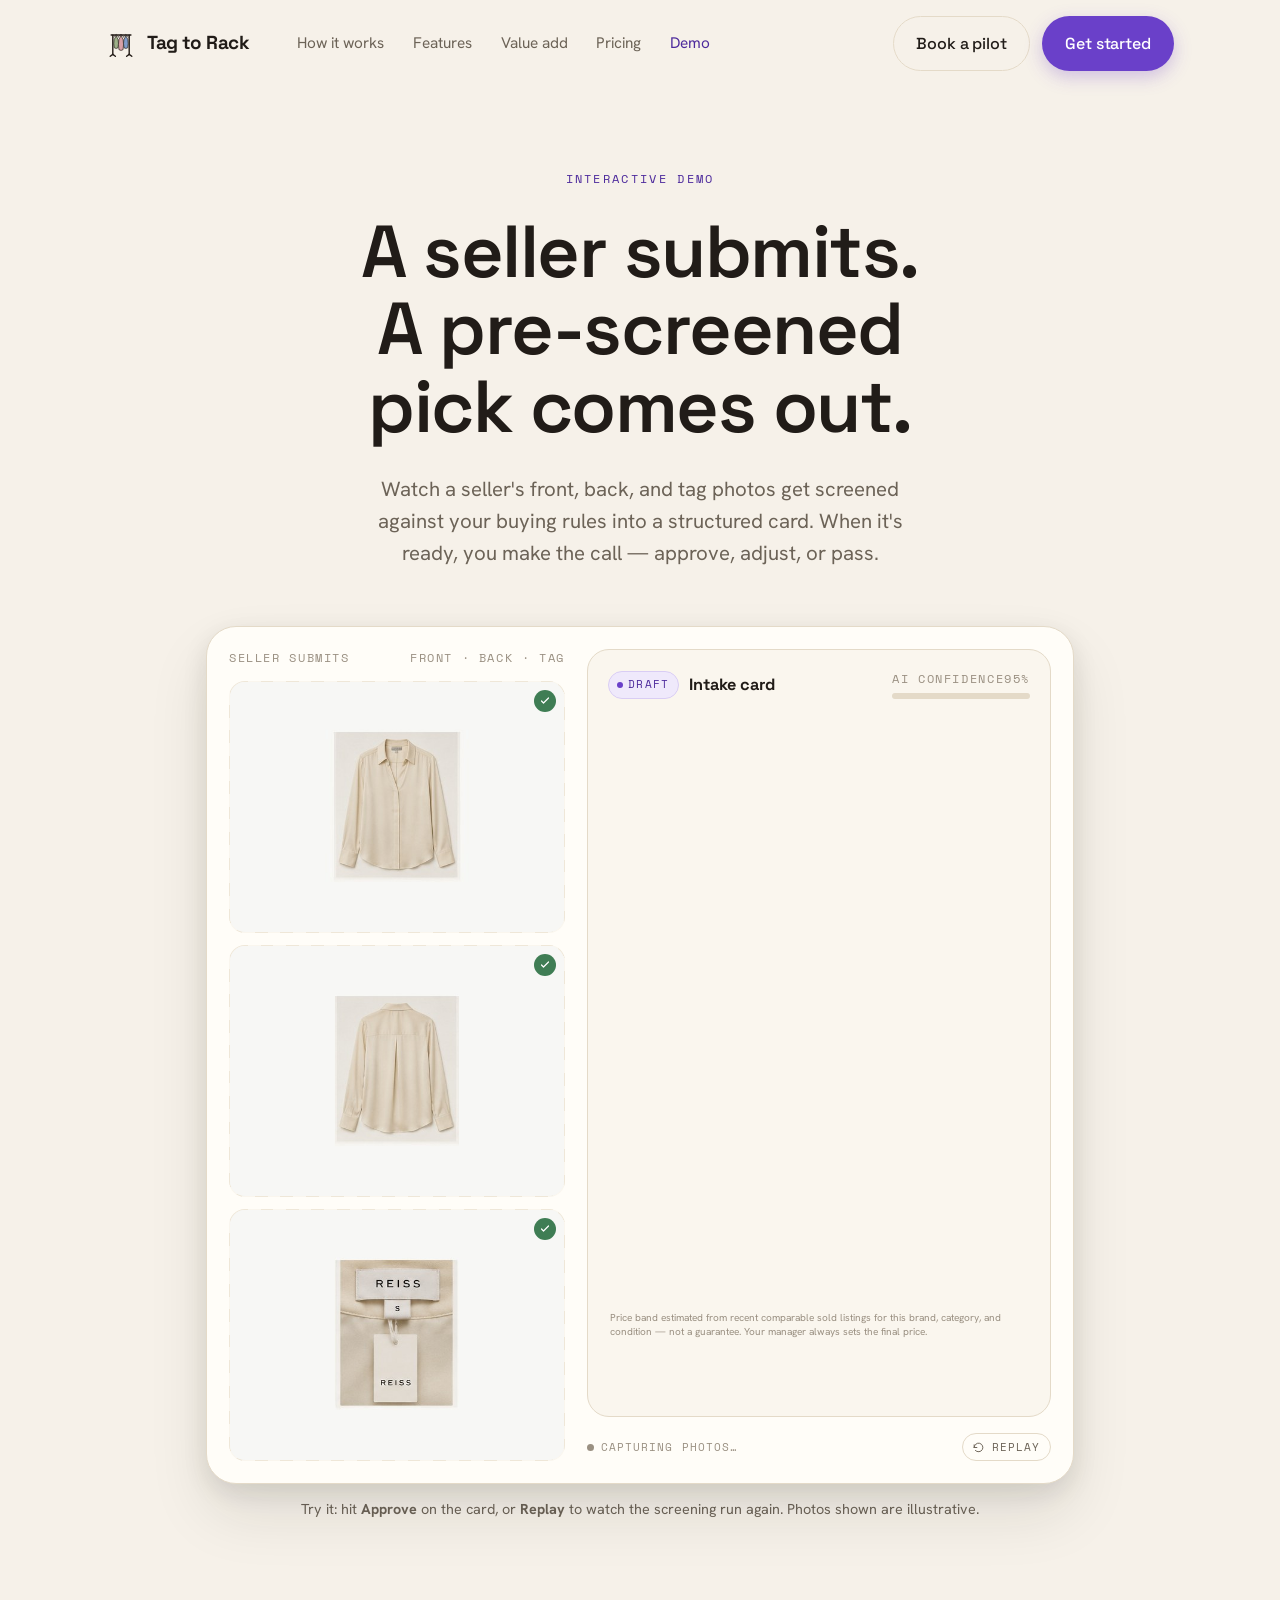
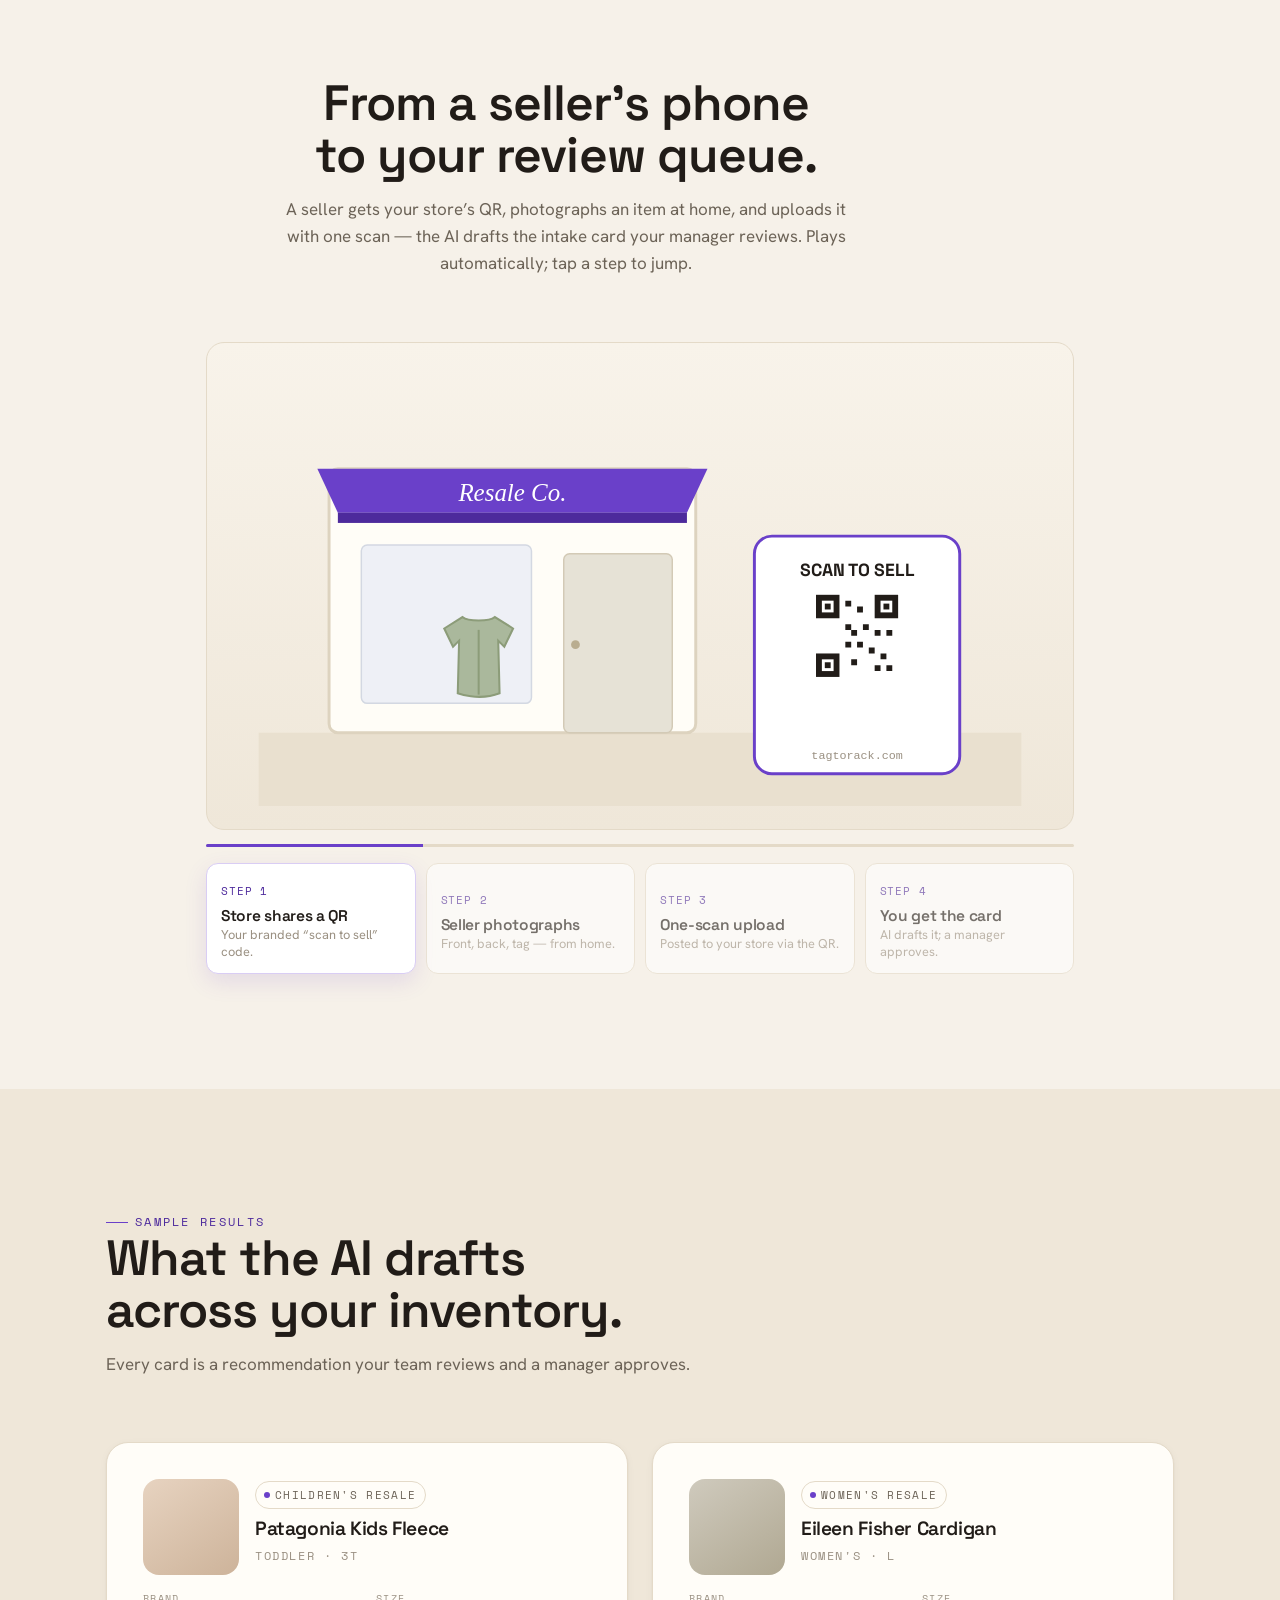
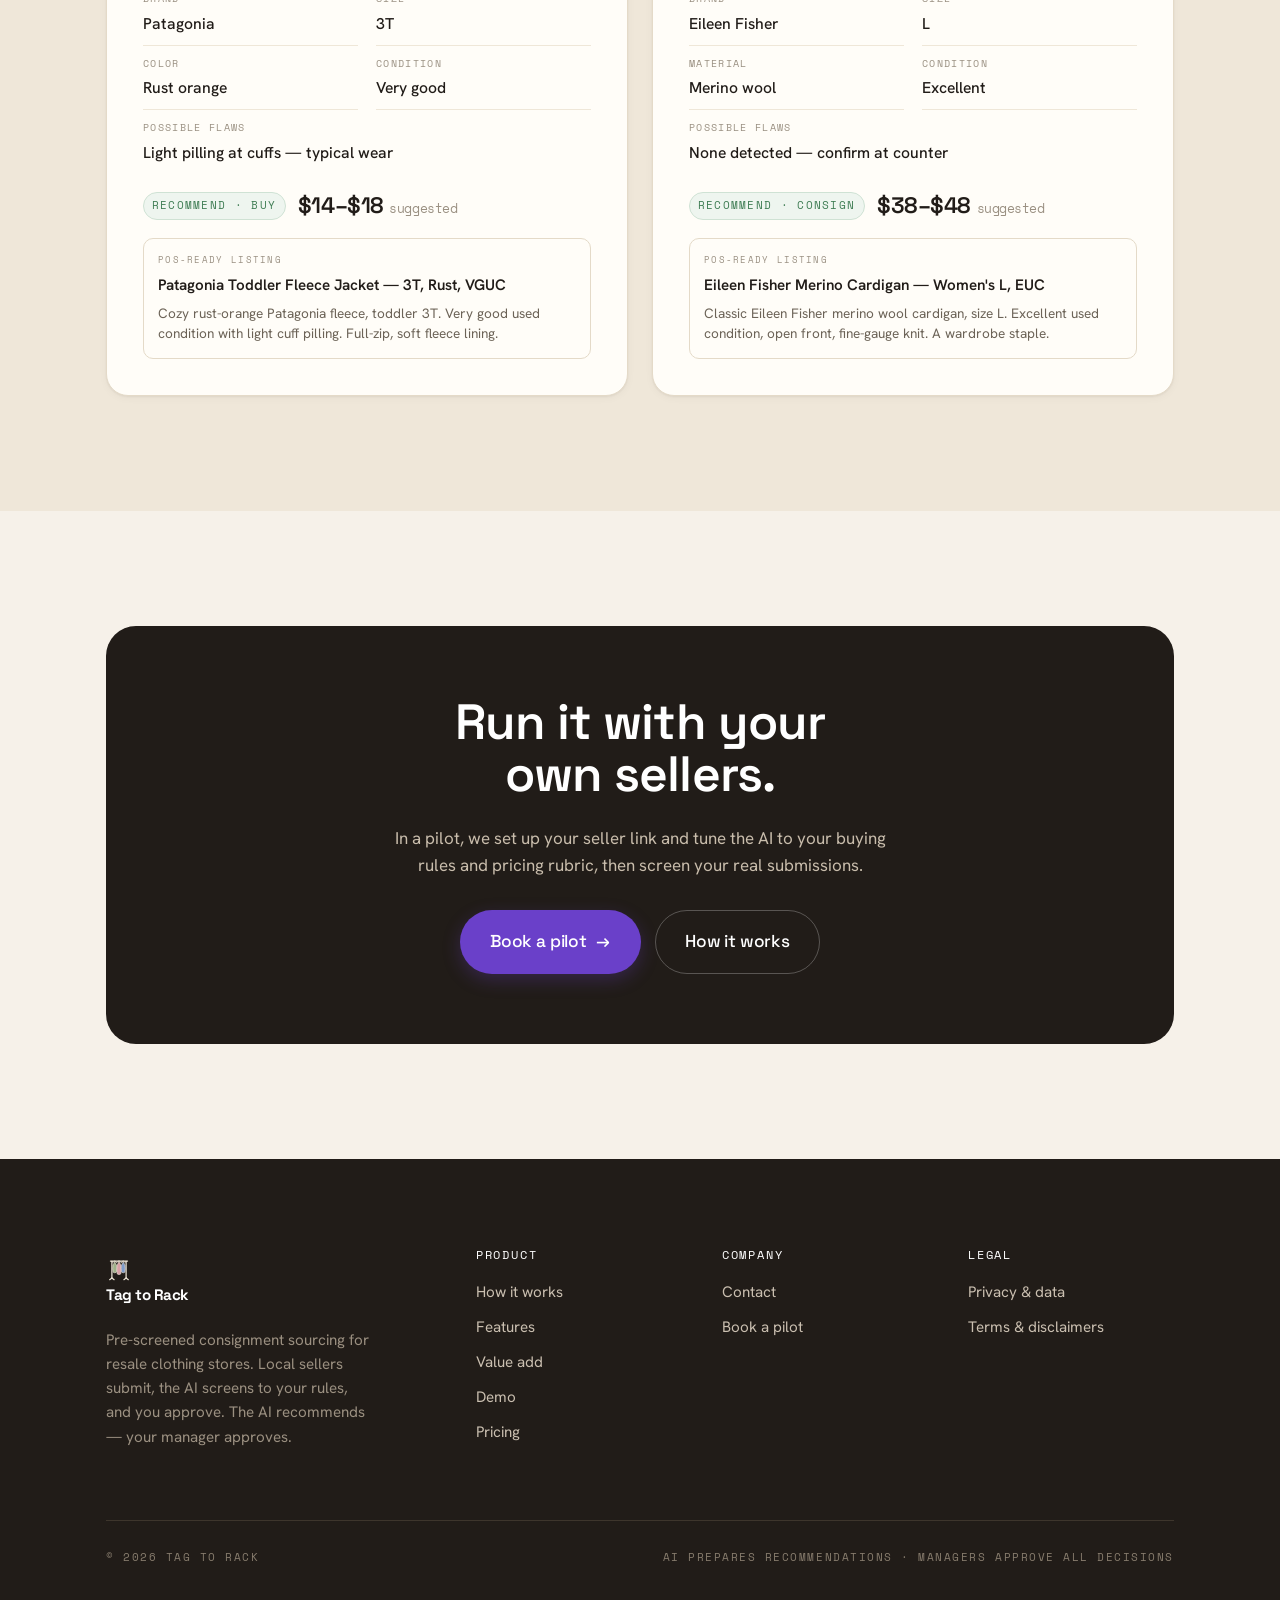
<file: demo.html>
<!DOCTYPE html>
<html lang="en">
<head>
<meta charset="UTF-8">
<meta name="viewport" content="width=device-width, initial-scale=1.0">
<title>Demo — Tag to Rack</title>
<meta name="description" content="Watch a seller's front/back/tag photos get pre-screened against your buying rules into a structured item card — then approve it yourself. The AI recommends; you decide.">
<link rel="preconnect" href="https://fonts.googleapis.com">
<link rel="preconnect" href="https://fonts.gstatic.com" crossorigin>
<link href="https://fonts.googleapis.com/css2?family=Space+Grotesk:wght@400;500;600;700&family=Hanken+Grotesk:wght@400;500;600;700&family=Space+Mono:wght@400;700&display=swap" rel="stylesheet">
<link rel="stylesheet" href="assets/css/styles.css">
<link rel="stylesheet" href="assets/css/components.css?v=5">
<link rel="icon" href="/assets/img/logo-mark.svg" type="image/svg+xml">
<link rel="apple-touch-icon" href="/assets/img/logo-mark.svg">
<link rel="canonical" href="https://tagtorack.com/demo">
<meta property="og:type" content="website">
<meta property="og:site_name" content="Tag to Rack">
<meta property="og:title" content="Demo — Tag to Rack">
<meta property="og:description" content="Watch a seller's front/back/tag photos get pre-screened against your buying rules into a structured item card — then approve it yourself. The AI recommends; you decide.">
<meta property="og:url" content="https://tagtorack.com/demo">
<meta property="og:image" content="https://tagtorack.com/screenshots/home-hero.png">
<meta name="twitter:card" content="summary_large_image">
<meta name="twitter:title" content="Demo — Tag to Rack">
<meta name="twitter:description" content="Watch a seller's front/back/tag photos get pre-screened against your buying rules into a structured item card — then approve it yourself. The AI recommends; you decide.">
<meta name="twitter:image" content="https://tagtorack.com/screenshots/home-hero.png">
</head>
<body data-screen-label="Demo">

<header class="site-header">
  <nav class="nav">
    <a class="brand" href="/"><img class="logo-mark" src="assets/img/logo-mark.svg" alt="" width="30" height="33"> Tag&nbsp;to&nbsp;Rack</a>
    <div class="nav-links">
      <a href="how-it-works">How it works</a>
      <a href="features">Features</a>
      <a href="value-add">Value add</a>
      <a href="pricing">Pricing</a>
      <a href="demo" class="active">Demo</a>
    </div>
    <div class="nav-cta">
      <a class="btn btn-ghost" href="contact">Book a pilot</a>
      <a class="btn btn-primary" href="contact">Get started</a>
    </div>
    <button class="nav-toggle" aria-label="Menu" aria-expanded="false"><span></span><span></span><span></span></button>
  </nav>
</header>

<section class="hero" style="padding-bottom:clamp(20px,3vw,36px);text-align:center;">
  <div class="wrap" style="max-width:760px;">
    <span class="eyebrow center reveal">Interactive demo</span>
    <h1 class="reveal" style="margin:.3em 0 .4em;">A seller submits. A pre-screened pick comes out.</h1>
    <p class="lead reveal d1" style="margin-inline:auto;max-width:52ch;">Watch a seller's front, back, and tag photos get screened against your buying rules into a structured card. When it's ready, you make the call — approve, adjust, or pass.</p>
  </div>
</section>

<!-- INTERACTIVE DEMO -->
<section style="padding-top:0;">
  <div class="wrap" style="max-width:980px;">
    <div class="reveal">
      <div class="intake-demo" data-intake-demo>
        <div>
          <div class="demo-col-head"><span class="mono">Seller submits</span><span class="mono">front · back · tag</span></div>
          <div class="demo-photos">
            <div class="demo-photo"><div class="demo-photo-img img-blouse"></div><div class="slot-label">Front<small>awaiting</small></div><div class="cap-badge"><svg width="12" height="12" viewBox="0 0 24 24" fill="none"><path d="M5 12l4 4 10-10" stroke="currentColor" stroke-width="2.4" stroke-linecap="round" stroke-linejoin="round"/></svg></div></div>
            <div class="demo-photo"><div class="demo-photo-img img-blouse2"></div><div class="slot-label">Back<small>awaiting</small></div><div class="cap-badge"><svg width="12" height="12" viewBox="0 0 24 24" fill="none"><path d="M5 12l4 4 10-10" stroke="currentColor" stroke-width="2.4" stroke-linecap="round" stroke-linejoin="round"/></svg></div></div>
            <div class="demo-photo"><div class="demo-photo-img img-tag"></div><div class="slot-label">Tag<small>awaiting</small></div><div class="cap-badge"><svg width="12" height="12" viewBox="0 0 24 24" fill="none"><path d="M5 12l4 4 10-10" stroke="currentColor" stroke-width="2.4" stroke-linecap="round" stroke-linejoin="round"/></svg></div></div>
          </div>
        </div>
        <div class="demo-card">
          <div class="demo-card-inner">
            <div class="demo-scan" aria-hidden="true"></div>
            <div class="demo-card-top">
              <div class="title"><span class="chip violet"><span class="dot"></span>Draft</span><strong>Intake card</strong></div>
              <div class="demo-conf"><div class="mono"><span>AI confidence</span><span data-f="conf">95%</span></div><div class="demo-conf-track"><div class="demo-conf-fill"></div></div></div>
            </div>
            <div class="demo-fields">
              <div class="demo-field"><span class="k">Brand</span><span class="v" data-f="brand">REISS</span></div>
              <div class="demo-field"><span class="k">Category</span><span class="v" data-f="category">Women's · Blouse</span></div>
              <div class="demo-field"><span class="k">Size</span><span class="v" data-f="size">S</span></div>
              <div class="demo-field"><span class="k">Color</span><span class="v" data-f="color">Cream</span></div>
              <div class="demo-field"><span class="k">Material</span><span class="v" data-f="material">Silk-blend satin</span></div>
              <div class="demo-field"><span class="k">Condition</span><span class="v" data-f="condition">Excellent · gently used</span></div>
              <div class="demo-field span-2"><span class="k">Possible flaws</span><span class="v"><span class="flag">⚑</span> <span data-f="flaw">No flaws detected — verify at drop-off</span></span></div>
            </div>
            <div class="demo-suggestion"><span class="chip ok" data-f="rec">Recommend · Consign</span><span class="price"><span data-f="price">$45–$60</span> <small>market band</small></span><span class="demo-comps"><b data-f="maxprice">List at $58</b> for max margin · <span data-f="comps">98% of 132 recent sold comps fell in this band</span></span></div>
            <div class="demo-pos"><span class="k">POS-ready listing</span><div class="pos-title" data-f="posTitle">REISS Cream Silk-Blend Blouse — Women's S, EUC</div><div class="pos-desc" data-f="posDesc">Elegant cream silk-blend blouse by REISS, size S. Excellent condition; collared V-neck, soft drape, curved hem.</div></div>
            <div class="demo-approval">
              <div class="ap-label"><svg width="16" height="16" viewBox="0 0 24 24" fill="none"><path d="M12 3l7 3v5c0 4.4-3 7.6-7 9-4-1.4-7-4.6-7-9V6l7-3z" stroke="currentColor" stroke-width="1.6"/><path d="M9 12l2 2 4-4" stroke="currentColor" stroke-width="1.6" stroke-linecap="round" stroke-linejoin="round"/></svg> AI recommends — a manager makes the final call</div>
              <div class="ap-btns"><button class="ap-btn ap-approve" data-demo-approve>Approve</button><button class="ap-btn ap-adjust">Adjust</button><button class="ap-btn ap-pass">Pass</button></div>
            </div>
            <p class="demo-fineprint">Price band estimated from recent comparable sold listings for this brand, category, and condition — not a guarantee. Your manager always sets the final price.</p>
          </div>
          <div class="demo-footer"><span class="demo-status" data-demo-status>Ready</span><button class="demo-replay" data-demo-replay><svg width="13" height="13" viewBox="0 0 24 24" fill="none"><path d="M4 12a8 8 0 1 1 2.3 5.6M4 12V7m0 5h5" stroke="currentColor" stroke-width="1.8" stroke-linecap="round" stroke-linejoin="round"/></svg> Replay</button></div>
        </div>
      </div>
      <p class="center muted" style="margin-top:14px;font-size:.9rem;">Try it: hit <strong>Approve</strong> on the card, or <strong>Replay</strong> to watch the screening run again. Photos shown are illustrative.</p>
    </div>
  </div>
</section>

<!-- ===================== AUTOMATED SELLER JOURNEY (2.5D) ===================== -->
<section style="padding-top:clamp(8px,2vw,26px);">
  <div class="wrap tj-wrap">
    <div class="section-head reveal" style="text-align:center;">
      <h2>From a seller&rsquo;s phone to your review queue.</h2>
      <p style="margin-inline:auto;max-width:56ch;">A seller gets your store&rsquo;s QR, photographs an item at home, and uploads it with one scan &mdash; the AI drafts the intake card your manager reviews. Plays automatically; tap a step to jump.</p>
    </div>

    <div class="tj-stage" data-tj-stage data-step="0">
      <!-- Scene 0 — store shares QR -->
      <div class="tj-scene" data-s="0">
        <svg viewBox="0 0 520 300" xmlns="http://www.w3.org/2000/svg" aria-label="Store shares a scan-to-sell QR code">
          <rect x="0" y="250" width="520" height="50" fill="#e9e0cf"/>
          <rect x="48" y="70" width="250" height="180" rx="6" fill="#fffdf7" stroke="#ddd3bf" stroke-width="2"/>
          <path d="M40 70 H306 L292 100 H54 Z" fill="#6a40c9"/>
          <rect x="54" y="100" width="238" height="7" fill="#4d2a9c"/>
          <text x="173" y="92" text-anchor="middle" font-family="Georgia,serif" font-style="italic" font-size="17" fill="#fff">Resale Co.</text>
          <rect x="70" y="122" width="116" height="108" rx="4" fill="#eef0f6" stroke="#d3d8e2"/>
          <rect x="208" y="128" width="74" height="122" rx="4" fill="#e6e2d6" stroke="#d3cab6"/>
          <circle cx="216" cy="190" r="3" fill="#b9ad90"/>
          <g transform="translate(104,150) scale(0.46)">
            <path d="M76 46 C84 53 116 53 124 46 L151 63 L138 90 L129 81 L131 159 C100 171 69 159 69 159 L71 81 L62 90 L49 63 Z" fill="#aab89c" stroke="#8c9c79" stroke-width="3"/>
            <path d="M100 65 L100 161" stroke="#8c9c79" stroke-width="3"/>
          </g>
          <g transform="translate(338,116)">
            <rect x="0" y="0" width="140" height="162" rx="12" fill="#fff" stroke="#6a40c9" stroke-width="2"/>
            <text x="70" y="27" text-anchor="middle" font-family="'Space Grotesk',Arial,sans-serif" font-weight="700" font-size="12" fill="#211c18">SCAN TO SELL</text>
            <g transform="translate(42,40)" fill="#211c18">
              <path d="M0 0h16v16h-16z"/><path d="M4 4h8v8h-8z" fill="#fff"/><path d="M6 6h4v4h-4z" fill="#211c18"/>
              <path d="M40 0h16v16h-16z"/><path d="M44 4h8v8h-8z" fill="#fff"/><path d="M46 6h4v4h-4z" fill="#211c18"/>
              <path d="M0 40h16v16h-16z"/><path d="M4 44h8v8h-8z" fill="#fff"/><path d="M6 46h4v4h-4z" fill="#211c18"/>
              <path d="M20 4h4v4h-4z M28 8h4v4h-4z M20 20h4v4h-4z M24 24h4v4h-4z M32 20h4v4h-4z M40 24h4v4h-4z M48 24h4v4h-4z M20 32h4v4h-4z M28 32h4v4h-4z M36 36h4v4h-4z M44 40h4v4h-4z M24 44h4v4h-4z M48 48h4v4h-4z M40 48h4v4h-4z"/>
            </g>
            <text x="70" y="152" text-anchor="middle" font-family="monospace" font-size="8" fill="#9a9082">tagtorack.com</text>
          </g>
        </svg>
      </div>

      <!-- Scene 1 — seller photographs at home -->
      <div class="tj-scene" data-s="1">
        <svg viewBox="0 0 520 300" xmlns="http://www.w3.org/2000/svg" aria-label="Seller photographs a blouse at home">
          <rect x="0" y="250" width="520" height="50" fill="#e9e0cf"/>
          <rect x="62" y="74" width="58" height="44" rx="3" fill="#fffdf7" stroke="#ddd3bf"/>
          <g transform="translate(330,72)">
            <path d="M40 2 a8 8 0 0 1 7 8" fill="none" stroke="#9a9082" stroke-width="3"/>
            <path d="M6 30 L40 10 L74 30" fill="none" stroke="#9a9082" stroke-width="3"/>
            <path d="M18 34 C26 40 54 40 62 34 L84 50 L74 70 L66 63 L67 150 C40 160 14 150 14 150 L15 63 L6 70 L-4 50 Z" fill="#aab89c" stroke="#8c9c79" stroke-width="2.4"/>
            <path d="M40 33 L40 150" stroke="#8c9c79" stroke-width="2"/>
          </g>
          <g class="tj-bob" transform="translate(120,118)">
            <ellipse cx="34" cy="134" rx="36" ry="7" fill="#cdbf9f" opacity=".5"/>
            <rect x="22" y="92" width="11" height="42" rx="5" fill="#3a3550"/>
            <rect x="37" y="92" width="11" height="42" rx="5" fill="#46415e"/>
            <rect x="13" y="48" width="44" height="54" rx="17" fill="#6a40c9"/>
            <circle cx="35" cy="32" r="16" fill="#f0c9a8"/>
            <path d="M19 30 a16 15 0 0 1 32 0 q-16 -11 -32 0z" fill="#3a2f29"/>
            <rect x="49" y="55" width="28" height="9" rx="4.5" fill="#f0c9a8" transform="rotate(-20 49 59)"/>
            <rect x="72" y="38" width="16" height="27" rx="3" fill="#20242a" transform="rotate(-20 72 51)"/>
            <rect x="74" y="42" width="12" height="19" rx="1.5" fill="#bfe3ff" transform="rotate(-20 72 51)"/>
          </g>
          <circle class="tj-flash" cx="232" cy="150" r="11" fill="#fff3b0"/>
          <g class="tj-flash" stroke="#ffd84d" stroke-width="2.4" stroke-linecap="round">
            <path d="M250 150 h12"/><path d="M243 135 l9 -8"/><path d="M243 165 l9 8"/>
          </g>
        </svg>
      </div>

      <!-- Scene 2 — upload via QR to Tag to Rack -->
      <div class="tj-scene" data-s="2">
        <svg viewBox="0 0 520 300" xmlns="http://www.w3.org/2000/svg" aria-label="Photos uploaded to Tag to Rack with one scan">
          <rect x="0" y="250" width="520" height="50" fill="#e9e0cf"/>
          <g transform="translate(96,66)">
            <rect x="0" y="0" width="122" height="174" rx="17" fill="#20242a"/>
            <rect x="8" y="15" width="106" height="144" rx="6" fill="#f4f6f2"/>
            <text x="61" y="32" text-anchor="middle" font-family="'Space Grotesk',Arial,sans-serif" font-weight="700" font-size="9" fill="#4d2a9c">UPLOADING…</text>
            <rect x="18" y="42" width="86" height="22" rx="4" fill="#cdd8c4"/>
            <rect x="18" y="70" width="86" height="22" rx="4" fill="#c2cfb8"/>
            <rect x="18" y="98" width="86" height="22" rx="4" fill="#efe9dc" stroke="#ddd2bd"/>
            <rect x="18" y="132" width="86" height="8" rx="4" fill="#e3ddcf"/>
            <rect x="18" y="132" width="58" height="8" rx="4" fill="#6a40c9"/>
            <circle cx="61" cy="168" r="3.4" fill="#cdd2da"/>
          </g>
          <path d="M232 120 C300 88 338 90 384 112" stroke="#6a40c9" stroke-width="2.6" stroke-dasharray="5 7" fill="none"/>
          <path d="M384 112 l-12 -3 l4 11 z" fill="#6a40c9"/>
          <g transform="translate(360,70)">
            <rect x="0" y="0" width="134" height="96" rx="16" fill="#efe9fb" stroke="#d9cdf4" stroke-width="1.6"/>
            <g transform="translate(16,20)"><path d="M0 18 a12 12 0 0 1 11 -16 a14 14 0 0 1 26 4 a10 10 0 0 1 2 20 z" fill="#6a40c9"/></g>
            <text x="86" y="34" text-anchor="middle" font-family="'Space Grotesk',Arial,sans-serif" font-weight="700" font-size="13" fill="#4d2a9c">Tag to Rack</text>
            <text x="67" y="62" text-anchor="middle" font-family="Arial,sans-serif" font-size="9.5" fill="#6c6357">AI drafting the intake card…</text>
            <text x="67" y="80" text-anchor="middle" font-family="monospace" font-size="8" fill="#9a9082">via your store’s QR</text>
          </g>
        </svg>
      </div>

      <!-- Scene 3 — merchant sees the card -->
      <div class="tj-scene" data-s="3">
        <svg viewBox="0 0 520 300" xmlns="http://www.w3.org/2000/svg" aria-label="Merchant reviews the AI-drafted intake card">
          <rect x="0" y="250" width="520" height="50" fill="#e9e0cf"/>
          <rect x="196" y="236" width="128" height="12" rx="4" fill="#d8cfbc"/>
          <rect x="244" y="214" width="32" height="26" fill="#cfc6b2"/>
          <rect x="118" y="40" width="284" height="182" rx="12" fill="#fff" stroke="#ddd3bf" stroke-width="2"/>
          <path d="M118 52 a12 12 0 0 1 12 -12 h260 a12 12 0 0 1 12 12 v16 h-284 z" fill="#f3eee6"/>
          <circle cx="134" cy="54" r="3.4" fill="#c9bfa9"/><circle cx="146" cy="54" r="3.4" fill="#c9bfa9"/>
          <rect x="300" y="46" width="56" height="16" rx="8" fill="#efe9fb"/>
          <text x="328" y="58" text-anchor="middle" font-family="monospace" font-size="8.5" fill="#4d2a9c">DRAFT</text>
          <text x="362" y="58" text-anchor="middle" font-family="monospace" font-size="8.5" fill="#9a9082">94%</text>
          <g font-family="'Space Grotesk',Arial,sans-serif">
            <text x="134" y="92" font-size="10" fill="#9a9082">Brand</text><text x="392" y="92" text-anchor="end" font-size="11" font-weight="600" fill="#211c18">Madewell</text>
            <text x="134" y="114" font-size="10" fill="#9a9082">Size</text><text x="392" y="114" text-anchor="end" font-size="11" font-weight="600" fill="#211c18">M</text>
            <text x="134" y="136" font-size="10" fill="#9a9082">Color</text><text x="392" y="136" text-anchor="end" font-size="11" font-weight="600" fill="#211c18">Sage green</text>
            <text x="134" y="158" font-size="10" fill="#9a9082">Condition</text><text x="392" y="158" text-anchor="end" font-size="11" font-weight="600" fill="#211c18">Excellent</text>
          </g>
          <line x1="134" y1="100" x2="392" y2="100" stroke="#efe7d8"/><line x1="134" y1="122" x2="392" y2="122" stroke="#efe7d8"/><line x1="134" y1="144" x2="392" y2="144" stroke="#efe7d8"/>
          <rect x="130" y="170" width="160" height="22" rx="11" fill="#eef5ef"/>
          <text x="142" y="185" font-family="'Space Grotesk',Arial,sans-serif" font-size="10" font-weight="600" fill="#3f7d54">Recommend · Consign  $24–$32</text>
          <rect x="306" y="168" width="84" height="26" rx="13" fill="#3f7d54"/>
          <text x="348" y="185" text-anchor="middle" font-family="'Space Grotesk',Arial,sans-serif" font-size="11" font-weight="700" fill="#fff">Approve</text>
        </svg>
      </div>
    </div>

    <div class="tj-bar"><span data-tj-bar></span></div>
    <div class="tj-steps">
      <button class="tj-step" data-tj-step type="button"><span class="n">Step 1</span><h4>Store shares a QR</h4><p>Your branded &ldquo;scan to sell&rdquo; code.</p></button>
      <button class="tj-step" data-tj-step type="button"><span class="n">Step 2</span><h4>Seller photographs</h4><p>Front, back, tag &mdash; from home.</p></button>
      <button class="tj-step" data-tj-step type="button"><span class="n">Step 3</span><h4>One-scan upload</h4><p>Posted to your store via the QR.</p></button>
      <button class="tj-step" data-tj-step type="button"><span class="n">Step 4</span><h4>You get the card</h4><p>AI drafts it; a manager approves.</p></button>
    </div>
  </div>
</section>

<style>
  .tj-wrap{max-width:980px;margin:0 auto;}
  .tj-stage{position:relative;border:1px solid var(--line);border-radius:18px;overflow:hidden;background:linear-gradient(180deg,#f8f3ea,#efe7d9);aspect-ratio:16/9;min-height:300px;}
  .tj-scene{position:absolute;inset:0;display:flex;align-items:center;justify-content:center;padding:18px;opacity:0;transform:translateY(14px) scale(.99);transition:opacity .55s ease,transform .55s ease;pointer-events:none;}
  .tj-stage[data-step="0"] .tj-scene[data-s="0"],
  .tj-stage[data-step="1"] .tj-scene[data-s="1"],
  .tj-stage[data-step="2"] .tj-scene[data-s="2"],
  .tj-stage[data-step="3"] .tj-scene[data-s="3"]{opacity:1;transform:none;pointer-events:auto;}
  .tj-scene svg{width:100%;height:100%;max-height:440px;}
  .tj-bar{height:3px;background:var(--line);border-radius:2px;margin-top:14px;overflow:hidden;}
  .tj-bar span{display:block;height:100%;width:25%;background:var(--violet);transition:width .35s ease;}
  .tj-steps{display:flex;gap:10px;margin-top:16px;flex-wrap:wrap;justify-content:center;}
  .tj-step{flex:1 1 0;min-width:158px;max-width:232px;text-align:left;border:1px solid var(--line);border-radius:12px;padding:12px 14px;cursor:pointer;background:#fff;transition:.3s;opacity:.6;font:inherit;}
  .tj-step:hover{opacity:.85;}
  .tj-step.active{opacity:1;border-color:var(--violet-line);box-shadow:0 8px 22px rgba(106,64,201,.13);}
  .tj-step .n{font-family:var(--mono);font-size:.66rem;letter-spacing:.08em;text-transform:uppercase;color:var(--violet-ink);}
  .tj-step h4{margin:.32em 0 .12em;font-size:.97rem;color:var(--ink);}
  .tj-step p{margin:0;font-size:.8rem;color:var(--ink-faint);line-height:1.35;}
  @keyframes tj-bob{0%,100%{transform:translateY(0)}50%{transform:translateY(-6px)}}
  .tj-bob{animation:tj-bob 2.6s ease-in-out infinite;}
  @keyframes tj-flash{0%,88%,100%{opacity:0}93%{opacity:.95}}
  .tj-flash{animation:tj-flash 3.4s ease-in-out infinite;}
  @media (prefers-reduced-motion: reduce){.tj-bob,.tj-flash{animation:none;}}
</style>

<script>
(function(){
  var stage=document.querySelector("[data-tj-stage]"); if(!stage) return;
  var steps=[].slice.call(document.querySelectorAll("[data-tj-step]"));
  var bar=document.querySelector("[data-tj-bar]");
  var N=4, i=0, timer=null, DUR=3400;
  var reduce=window.matchMedia&&window.matchMedia("(prefers-reduced-motion: reduce)").matches;
  function render(){
    stage.setAttribute("data-step", String(i));
    steps.forEach(function(s,idx){ s.classList.toggle("active", idx===i); });
    if(bar){ bar.style.width=((i+1)/N*100)+"%"; }
  }
  function next(){ i=(i+1)%N; render(); }
  function restart(){ if(timer){clearInterval(timer);} if(!reduce){ timer=setInterval(next, DUR); } }
  steps.forEach(function(s,idx){ s.addEventListener("click", function(){ i=idx; render(); restart(); }); });
  render(); restart();
})();
</script>


<!-- SAMPLE RESULTS GALLERY -->
<section style="background:var(--bg-2);">
  <div class="wrap">
    <div class="section-head reveal"><span class="eyebrow">Sample results</span><h2>What the AI drafts across your inventory.</h2><p>Every card is a recommendation your team reviews and a manager approves.</p></div>
    <div class="grid cols-2">
      <!-- Kids item -->
      <div class="card card-pad-lg reveal">
        <div style="display:flex;gap:16px;align-items:flex-start;margin-bottom:16px;">
          <div class="ph" style="width:96px;height:96px;flex:none;background:linear-gradient(145deg,#e7d3c0,#cdb39a);border:none;"></div>
          <div>
            <span class="chip"><span class="dot"></span>Children's resale</span>
            <h3 style="margin:.5em 0 .1em;font-size:1.2rem;">Patagonia Kids Fleece</h3>
            <span class="mono" style="color:var(--ink-faint);">Toddler · 3T</span>
          </div>
        </div>
        <div class="demo-fields" style="gap:10px 18px;">
          <div class="demo-field revealed" style="opacity:1;transform:none;filter:none;"><span class="k">Brand</span><span class="v">Patagonia</span></div>
          <div class="demo-field revealed" style="opacity:1;transform:none;filter:none;"><span class="k">Size</span><span class="v">3T</span></div>
          <div class="demo-field revealed" style="opacity:1;transform:none;filter:none;"><span class="k">Color</span><span class="v">Rust orange</span></div>
          <div class="demo-field revealed" style="opacity:1;transform:none;filter:none;"><span class="k">Condition</span><span class="v">Very good</span></div>
          <div class="demo-field revealed span-2" style="opacity:1;transform:none;filter:none;border:none;"><span class="k">Possible flaws</span><span class="v">Light pilling at cuffs — typical wear</span></div>
        </div>
        <div class="demo-suggestion revealed" style="opacity:1;transform:none;margin-top:14px;"><span class="chip ok">Recommend · Buy</span><span class="price">$14–$18 <small>suggested</small></span></div>
        <div class="demo-pos revealed" style="opacity:1;transform:none;"><span class="k">POS-ready listing</span><div class="pos-title">Patagonia Toddler Fleece Jacket — 3T, Rust, VGUC</div><div class="pos-desc">Cozy rust-orange Patagonia fleece, toddler 3T. Very good used condition with light cuff pilling. Full-zip, soft fleece lining.</div></div>
      </div>

      <!-- Women's item -->
      <div class="card card-pad-lg reveal d1">
        <div style="display:flex;gap:16px;align-items:flex-start;margin-bottom:16px;">
          <div class="ph" style="width:96px;height:96px;flex:none;background:linear-gradient(145deg,#cfcabd,#b0a892);border:none;"></div>
          <div>
            <span class="chip"><span class="dot"></span>Women's resale</span>
            <h3 style="margin:.5em 0 .1em;font-size:1.2rem;">Eileen Fisher Cardigan</h3>
            <span class="mono" style="color:var(--ink-faint);">Women's · L</span>
          </div>
        </div>
        <div class="demo-fields" style="gap:10px 18px;">
          <div class="demo-field revealed" style="opacity:1;transform:none;filter:none;"><span class="k">Brand</span><span class="v">Eileen Fisher</span></div>
          <div class="demo-field revealed" style="opacity:1;transform:none;filter:none;"><span class="k">Size</span><span class="v">L</span></div>
          <div class="demo-field revealed" style="opacity:1;transform:none;filter:none;"><span class="k">Material</span><span class="v">Merino wool</span></div>
          <div class="demo-field revealed" style="opacity:1;transform:none;filter:none;"><span class="k">Condition</span><span class="v">Excellent</span></div>
          <div class="demo-field revealed span-2" style="opacity:1;transform:none;filter:none;border:none;"><span class="k">Possible flaws</span><span class="v">None detected — confirm at counter</span></div>
        </div>
        <div class="demo-suggestion revealed" style="opacity:1;transform:none;margin-top:14px;"><span class="chip ok">Recommend · Consign</span><span class="price">$38–$48 <small>suggested</small></span></div>
        <div class="demo-pos revealed" style="opacity:1;transform:none;"><span class="k">POS-ready listing</span><div class="pos-title">Eileen Fisher Merino Cardigan — Women's L, EUC</div><div class="pos-desc">Classic Eileen Fisher merino wool cardigan, size L. Excellent used condition, open front, fine-gauge knit. A wardrobe staple.</div></div>
      </div>
    </div>
  </div>
</section>

<section>
  <div class="wrap"><div class="cta-band reveal">
    <h2>Run it with your own sellers.</h2>
    <p>In a pilot, we set up your seller link and tune the AI to your buying rules and pricing rubric, then screen your real submissions.</p>
    <div class="hero-cta"><a class="btn btn-primary btn-lg" href="contact">Book a pilot <span class="arrow">→</span></a><a class="btn btn-ghost btn-lg" href="how-it-works">How it works</a></div>
  </div></div>
</section>

<footer class="site-footer">
  <div class="wrap">
    <div class="footer-grid">
      <div class="footer-brand">
        <a class="brand" href="/"><img class="logo-mark" src="assets/img/logo-mark-light.svg" alt="" width="26" height="28"> Tag&nbsp;to&nbsp;Rack</a>
        <p>Pre-screened consignment sourcing for resale clothing stores. Local sellers submit, the AI screens to your rules, and you approve. The AI recommends — your manager approves.</p>
      </div>
      <div><h4>Product</h4><a href="how-it-works">How it works</a><a href="features">Features</a><a href="value-add">Value add</a><a href="demo">Demo</a><a href="pricing">Pricing</a></div>
      <div><h4>Company</h4><a href="contact">Contact</a><a href="contact">Book a pilot</a></div>
      <div><h4>Legal</h4><a href="privacy">Privacy &amp; data</a><a href="terms">Terms &amp; disclaimers</a></div>
    </div>
    <div class="footer-bottom">
      <span class="mono">© 2026 Tag to Rack</span>
      <span class="mono">AI prepares recommendations · managers approve all decisions</span>
    </div>
  </div>
</footer>

<script src="assets/js/site.js?v=4"></script>
</body>
</html>
</file>
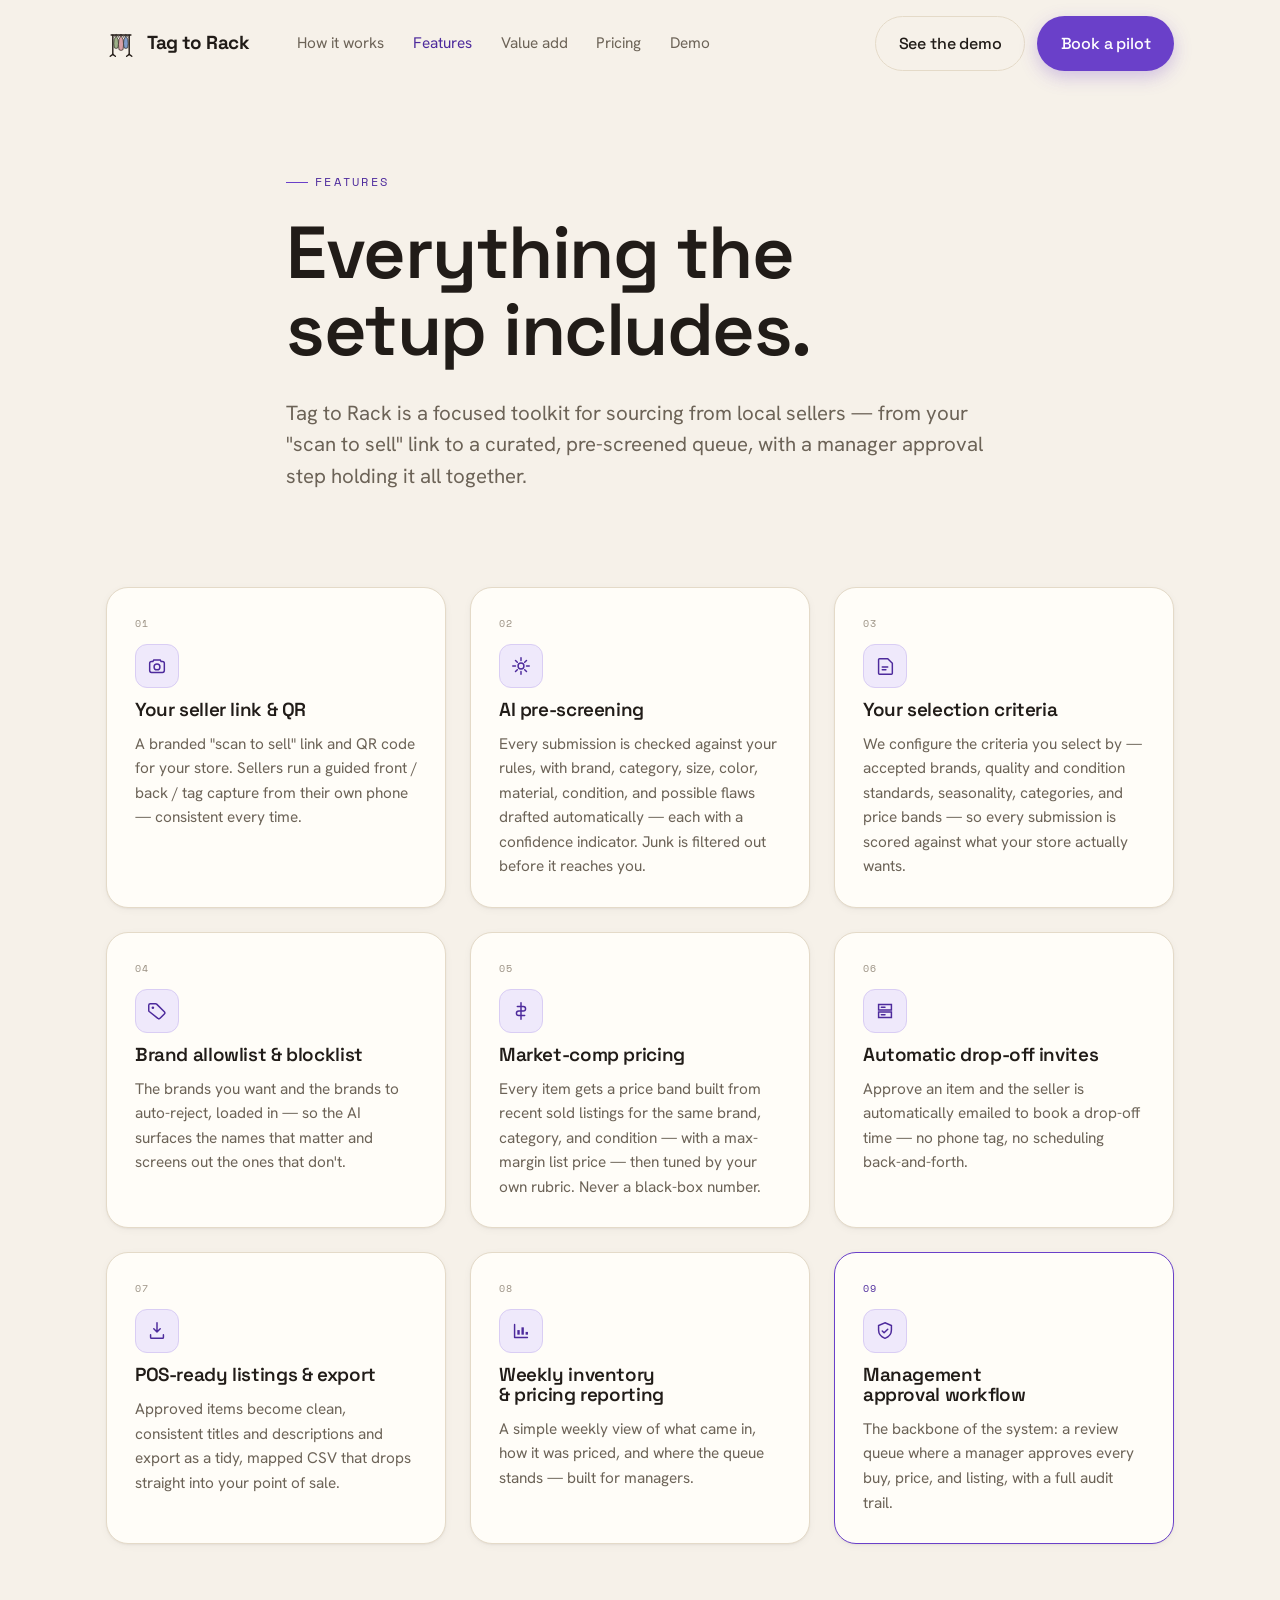
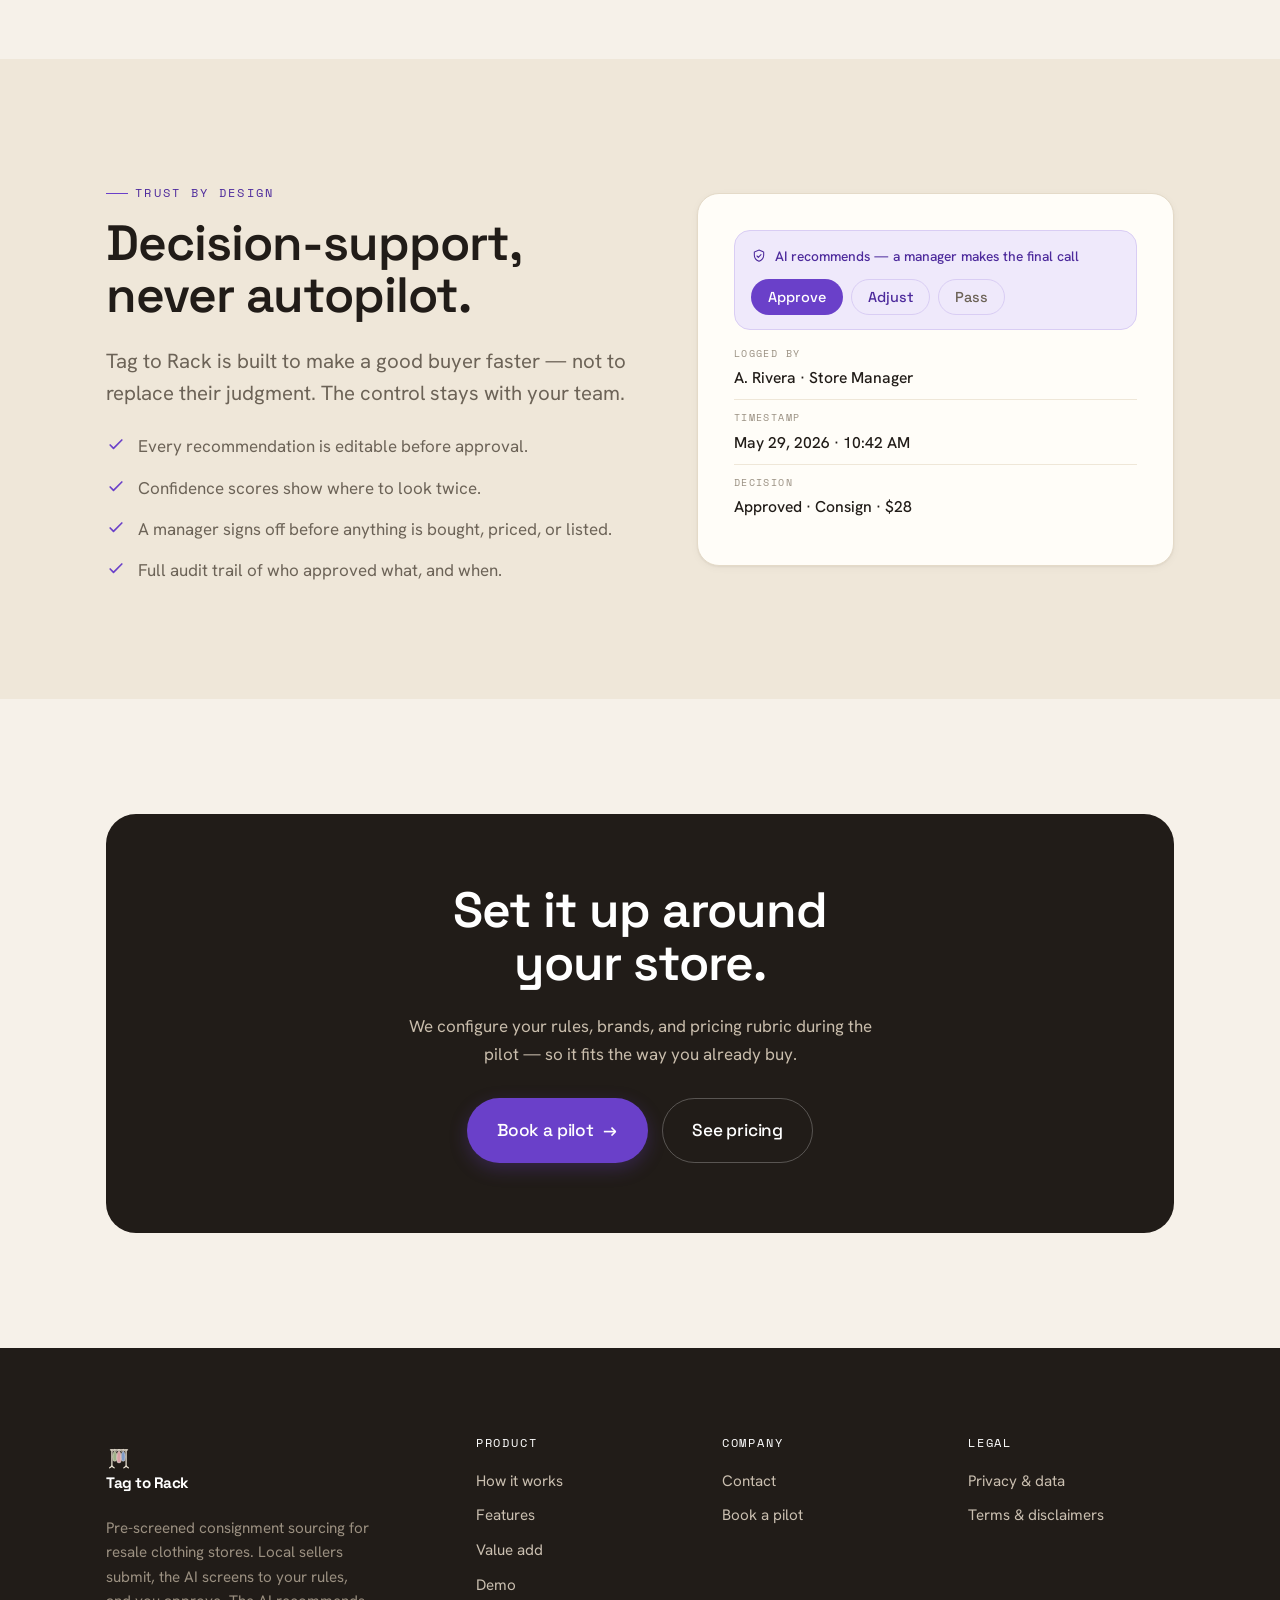
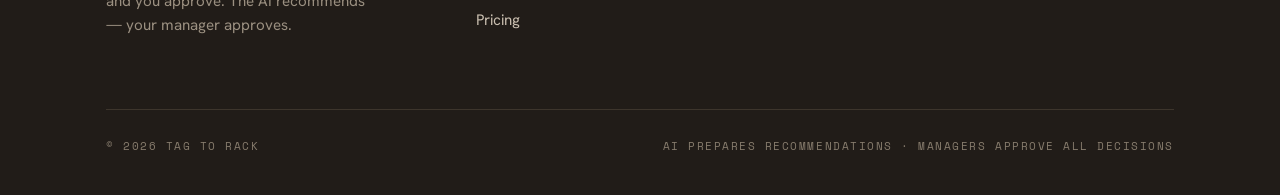
<file: features.html>
<!DOCTYPE html>
<html lang="en">
<head>
<meta charset="UTF-8">
<meta name="viewport" content="width=device-width, initial-scale=1.0">
<title>Features — Tag to Rack</title>
<meta name="description" content="Your branded seller link, AI pre-screening to your buying rules, a curate-from-your-phone queue, automatic drop-off invites, POS export, and a manager approval workflow — built for resale.">
<link rel="preconnect" href="https://fonts.googleapis.com">
<link rel="preconnect" href="https://fonts.gstatic.com" crossorigin>
<link href="https://fonts.googleapis.com/css2?family=Space+Grotesk:wght@400;500;600;700&family=Hanken+Grotesk:wght@400;500;600;700&family=Space+Mono:wght@400;700&display=swap" rel="stylesheet">
<link rel="stylesheet" href="assets/css/styles.css">
<link rel="stylesheet" href="assets/css/components.css?v=5">
<link rel="icon" href="/assets/img/logo-mark.svg" type="image/svg+xml">
<link rel="apple-touch-icon" href="/assets/img/logo-mark.svg">
<link rel="canonical" href="https://tagtorack.com/features">
<meta property="og:type" content="website">
<meta property="og:site_name" content="Tag to Rack">
<meta property="og:title" content="Features — Tag to Rack">
<meta property="og:description" content="Your branded seller link, AI pre-screening to your buying rules, a curate-from-your-phone queue, automatic drop-off invites, POS export, and a manager approval workflow — built for resale.">
<meta property="og:url" content="https://tagtorack.com/features">
<meta property="og:image" content="https://tagtorack.com/screenshots/home-hero.png">
<meta name="twitter:card" content="summary_large_image">
<meta name="twitter:title" content="Features — Tag to Rack">
<meta name="twitter:description" content="Your branded seller link, AI pre-screening to your buying rules, a curate-from-your-phone queue, automatic drop-off invites, POS export, and a manager approval workflow — built for resale.">
<meta name="twitter:image" content="https://tagtorack.com/screenshots/home-hero.png">
</head>
<body data-screen-label="Features">

<header class="site-header">
  <nav class="nav">
    <a class="brand" href="/"><img class="logo-mark" src="assets/img/logo-mark.svg" alt="" width="30" height="33"> Tag&nbsp;to&nbsp;Rack</a>
    <div class="nav-links">
      <a href="how-it-works">How it works</a>
      <a href="features" class="active">Features</a>
      <a href="value-add">Value add</a>
      <a href="pricing">Pricing</a>
      <a href="demo">Demo</a>
    </div>
    <div class="nav-cta">
      <a class="btn btn-ghost" href="demo">See the demo</a>
      <a class="btn btn-primary" href="contact">Book a pilot</a>
    </div>
    <button class="nav-toggle" aria-label="Menu" aria-expanded="false"><span></span><span></span><span></span></button>
  </nav>
</header>

<section class="hero" style="padding-bottom:clamp(28px,4vw,48px);">
  <div class="wrap" style="max-width:820px;">
    <span class="eyebrow reveal">Features</span>
    <h1 class="reveal" style="margin:.3em 0 .4em;">Everything the setup includes.</h1>
    <p class="lead reveal d1">Tag&nbsp;to&nbsp;Rack is a focused toolkit for sourcing from local sellers — from your "scan to sell" link to a curated, pre-screened queue, with a manager approval step holding it all together.</p>
  </div>
</section>

<!-- FEATURE GRID (the 9-item offer) -->
<section style="padding-top:clamp(16px,2vw,30px);">
  <div class="wrap">
    <div class="grid cols-3">
      <div class="card reveal"><div class="feature-card"><span class="feature-num">01</span><div class="ficon"><svg width="22" height="22" viewBox="0 0 24 24" fill="none"><path d="M4 9a2 2 0 0 1 2-2h1.5l1-1.5h7l1 1.5H18a2 2 0 0 1 2 2v8a2 2 0 0 1-2 2H6a2 2 0 0 1-2-2V9Z" stroke="currentColor" stroke-width="1.6"/><circle cx="12" cy="13" r="3.2" stroke="currentColor" stroke-width="1.6"/></svg></div><h3>Your seller link &amp; QR</h3><p>A branded "scan to sell" link and QR code for your store. Sellers run a guided front / back / tag capture from their own phone — consistent every time.</p></div></div>

      <div class="card reveal d1"><div class="feature-card"><span class="feature-num">02</span><div class="ficon"><svg width="22" height="22" viewBox="0 0 24 24" fill="none"><path d="M12 3v3M12 18v3M3 12h3M18 12h3M6 6l2 2M16 16l2 2M18 6l-2 2M8 16l-2 2" stroke="currentColor" stroke-width="1.6" stroke-linecap="round"/><circle cx="12" cy="12" r="3.2" stroke="currentColor" stroke-width="1.6"/></svg></div><h3>AI pre-screening</h3><p>Every submission is checked against your rules, with brand, category, size, color, material, condition, and possible flaws drafted automatically — each with a confidence indicator. Junk is filtered out before it reaches you.</p></div></div>

      <div class="card reveal d2"><div class="feature-card"><span class="feature-num">03</span><div class="ficon"><svg width="22" height="22" viewBox="0 0 24 24" fill="none"><path d="M6 4h9l5 5v11a1 1 0 0 1-1 1H6a1 1 0 0 1-1-1V5a1 1 0 0 1 1-1Z" stroke="currentColor" stroke-width="1.6"/><path d="M9 13h6M9 16h4" stroke="currentColor" stroke-width="1.6" stroke-linecap="round"/></svg></div><h3>Your selection criteria</h3><p>We configure the criteria you select by — accepted brands, quality and condition standards, seasonality, categories, and price bands — so every submission is scored against what your store actually wants.</p></div></div>

      <div class="card reveal"><div class="feature-card"><span class="feature-num">04</span><div class="ficon"><svg width="22" height="22" viewBox="0 0 24 24" fill="none"><path d="M3 11.4V5.7C3 4.76 3.76 4 4.7 4h5.7c.45 0 .88.18 1.2.5l8.4 8.4a1.7 1.7 0 0 1 0 2.4l-4.7 4.7a1.7 1.7 0 0 1-2.4 0L3.5 12.6A1.7 1.7 0 0 1 3 11.4Z" stroke="currentColor" stroke-width="1.6"/><circle cx="7.5" cy="8.5" r="1.4" fill="currentColor"/></svg></div><h3>Brand allowlist &amp; blocklist</h3><p>The brands you want and the brands to auto-reject, loaded in — so the AI surfaces the names that matter and screens out the ones that don't.</p></div></div>

      <div class="card reveal d1"><div class="feature-card"><span class="feature-num">05</span><div class="ficon"><svg width="22" height="22" viewBox="0 0 24 24" fill="none"><path d="M12 3v18M8 7h6.5a2.5 2.5 0 0 1 0 5H9.5a2.5 2.5 0 0 0 0 5H16" stroke="currentColor" stroke-width="1.6" stroke-linecap="round"/></svg></div><h3>Market-comp pricing</h3><p>Every item gets a price band built from recent sold listings for the same brand, category, and condition — with a max-margin list price — then tuned by your own rubric. Never a black-box number.</p></div></div>

      <div class="card reveal d2"><div class="feature-card"><span class="feature-num">06</span><div class="ficon"><svg width="22" height="22" viewBox="0 0 24 24" fill="none"><path d="M5 5h14v6H5zM5 13h14v6H5z" stroke="currentColor" stroke-width="1.6"/><path d="M8 8h4M8 16h4" stroke="currentColor" stroke-width="1.6" stroke-linecap="round"/></svg></div><h3>Automatic drop-off invites</h3><p>Approve an item and the seller is automatically emailed to book a drop-off time — no phone tag, no scheduling back-and-forth.</p></div></div>

      <div class="card reveal"><div class="feature-card"><span class="feature-num">07</span><div class="ficon"><svg width="22" height="22" viewBox="0 0 24 24" fill="none"><path d="M12 3v10m0 0l-3.5-3.5M12 13l3.5-3.5" stroke="currentColor" stroke-width="1.6" stroke-linecap="round" stroke-linejoin="round"/><path d="M5 16v3a1 1 0 0 0 1 1h12a1 1 0 0 0 1-1v-3" stroke="currentColor" stroke-width="1.6" stroke-linecap="round"/></svg></div><h3>POS-ready listings &amp; export</h3><p>Approved items become clean, consistent titles and descriptions and export as a tidy, mapped CSV that drops straight into your point of sale.</p></div></div>

      <div class="card reveal d1"><div class="feature-card"><span class="feature-num">08</span><div class="ficon"><svg width="22" height="22" viewBox="0 0 24 24" fill="none"><path d="M5 19V5M5 19h14" stroke="currentColor" stroke-width="1.6" stroke-linecap="round"/><rect x="8" y="11" width="2.6" height="5" fill="currentColor"/><rect x="12.5" y="8" width="2.6" height="8" fill="currentColor"/><rect x="17" y="13" width="2.6" height="3" fill="currentColor"/></svg></div><h3>Weekly inventory &amp; pricing reporting</h3><p>A simple weekly view of what came in, how it was priced, and where the queue stands — built for managers.</p></div></div>

      <div class="card reveal featured d2" style="border-color:var(--violet);"><div class="feature-card"><span class="feature-num" style="color:var(--violet-ink)">09</span><div class="ficon"><svg width="22" height="22" viewBox="0 0 24 24" fill="none"><path d="M12 3l7 3v5c0 4.4-3 7.6-7 9-4-1.4-7-4.6-7-9V6l7-3z" stroke="currentColor" stroke-width="1.6"/><path d="M9 12l2 2 4-4" stroke="currentColor" stroke-width="1.6" stroke-linecap="round" stroke-linejoin="round"/></svg></div><h3>Management approval workflow</h3><p>The backbone of the system: a review queue where a manager approves every buy, price, and listing, with a full audit trail.</p></div></div>
    </div>
  </div>
</section>

<!-- TRUST DEEP DIVE -->
<section style="background:var(--bg-2);">
  <div class="wrap hero-grid" style="align-items:center;">
    <div class="reveal">
      <span class="eyebrow">Trust by design</span>
      <h2 style="margin:.3em 0 .5em;">Decision-support, never autopilot.</h2>
      <p class="lead">Tag&nbsp;to&nbsp;Rack is built to make a good buyer faster — not to replace their judgment. The control stays with your team.</p>
      <ul style="list-style:none;padding:0;margin:1.4em 0 0;display:grid;gap:14px;">
        <li style="display:flex;gap:12px;"><svg width="20" height="20" viewBox="0 0 24 24" fill="none" style="color:var(--violet);flex:none;margin-top:2px;"><path d="M5 12l4 4L19 6" stroke="currentColor" stroke-width="2" stroke-linecap="round" stroke-linejoin="round"/></svg><span class="muted">Every recommendation is editable before approval.</span></li>
        <li style="display:flex;gap:12px;"><svg width="20" height="20" viewBox="0 0 24 24" fill="none" style="color:var(--violet);flex:none;margin-top:2px;"><path d="M5 12l4 4L19 6" stroke="currentColor" stroke-width="2" stroke-linecap="round" stroke-linejoin="round"/></svg><span class="muted">Confidence scores show where to look twice.</span></li>
        <li style="display:flex;gap:12px;"><svg width="20" height="20" viewBox="0 0 24 24" fill="none" style="color:var(--violet);flex:none;margin-top:2px;"><path d="M5 12l4 4L19 6" stroke="currentColor" stroke-width="2" stroke-linecap="round" stroke-linejoin="round"/></svg><span class="muted">A manager signs off before anything is bought, priced, or listed.</span></li>
        <li style="display:flex;gap:12px;"><svg width="20" height="20" viewBox="0 0 24 24" fill="none" style="color:var(--violet);flex:none;margin-top:2px;"><path d="M5 12l4 4L19 6" stroke="currentColor" stroke-width="2" stroke-linecap="round" stroke-linejoin="round"/></svg><span class="muted">Full audit trail of who approved what, and when.</span></li>
      </ul>
    </div>
    <div class="reveal d1">
      <div class="card card-pad-lg">
        <div class="demo-approval revealed" style="opacity:1;transform:none;margin:0;">
          <div class="ap-label"><svg width="16" height="16" viewBox="0 0 24 24" fill="none"><path d="M12 3l7 3v5c0 4.4-3 7.6-7 9-4-1.4-7-4.6-7-9V6l7-3z" stroke="currentColor" stroke-width="1.6"/><path d="M9 12l2 2 4-4" stroke="currentColor" stroke-width="1.6" stroke-linecap="round" stroke-linejoin="round"/></svg> AI recommends — a manager makes the final call</div>
          <div class="ap-btns"><button class="ap-btn ap-approve">Approve</button><button class="ap-btn ap-adjust">Adjust</button><button class="ap-btn ap-pass">Pass</button></div>
        </div>
        <div style="margin-top:16px;display:grid;gap:10px;">
          <div class="demo-field revealed" style="opacity:1;transform:none;filter:none;"><span class="k">Logged by</span><span class="v">A. Rivera · Store Manager</span></div>
          <div class="demo-field revealed" style="opacity:1;transform:none;filter:none;"><span class="k">Timestamp</span><span class="v">May 29, 2026 · 10:42 AM</span></div>
          <div class="demo-field revealed" style="opacity:1;transform:none;filter:none;border:none;"><span class="k">Decision</span><span class="v">Approved · Consign · $28</span></div>
        </div>
      </div>
    </div>
  </div>
</section>

<section>
  <div class="wrap"><div class="cta-band reveal">
    <h2>Set it up around your store.</h2>
    <p>We configure your rules, brands, and pricing rubric during the pilot — so it fits the way you already buy.</p>
    <div class="hero-cta"><a class="btn btn-primary btn-lg" href="contact">Book a pilot <span class="arrow">→</span></a><a class="btn btn-ghost btn-lg" href="pricing">See pricing</a></div>
  </div></div>
</section>

<footer class="site-footer">
  <div class="wrap">
    <div class="footer-grid">
      <div class="footer-brand">
        <a class="brand" href="/"><img class="logo-mark" src="assets/img/logo-mark-light.svg" alt="" width="26" height="28"> Tag&nbsp;to&nbsp;Rack</a>
        <p>Pre-screened consignment sourcing for resale clothing stores. Local sellers submit, the AI screens to your rules, and you approve. The AI recommends — your manager approves.</p>
      </div>
      <div><h4>Product</h4><a href="how-it-works">How it works</a><a href="features">Features</a><a href="value-add">Value add</a><a href="demo">Demo</a><a href="pricing">Pricing</a></div>
      <div><h4>Company</h4><a href="contact">Contact</a><a href="contact">Book a pilot</a></div>
      <div><h4>Legal</h4><a href="privacy">Privacy &amp; data</a><a href="terms">Terms &amp; disclaimers</a></div>
    </div>
    <div class="footer-bottom">
      <span class="mono">© 2026 Tag to Rack</span>
      <span class="mono">AI prepares recommendations · managers approve all decisions</span>
    </div>
  </div>
</footer>

<script src="assets/js/site.js?v=4"></script>
</body>
</html>
</file>
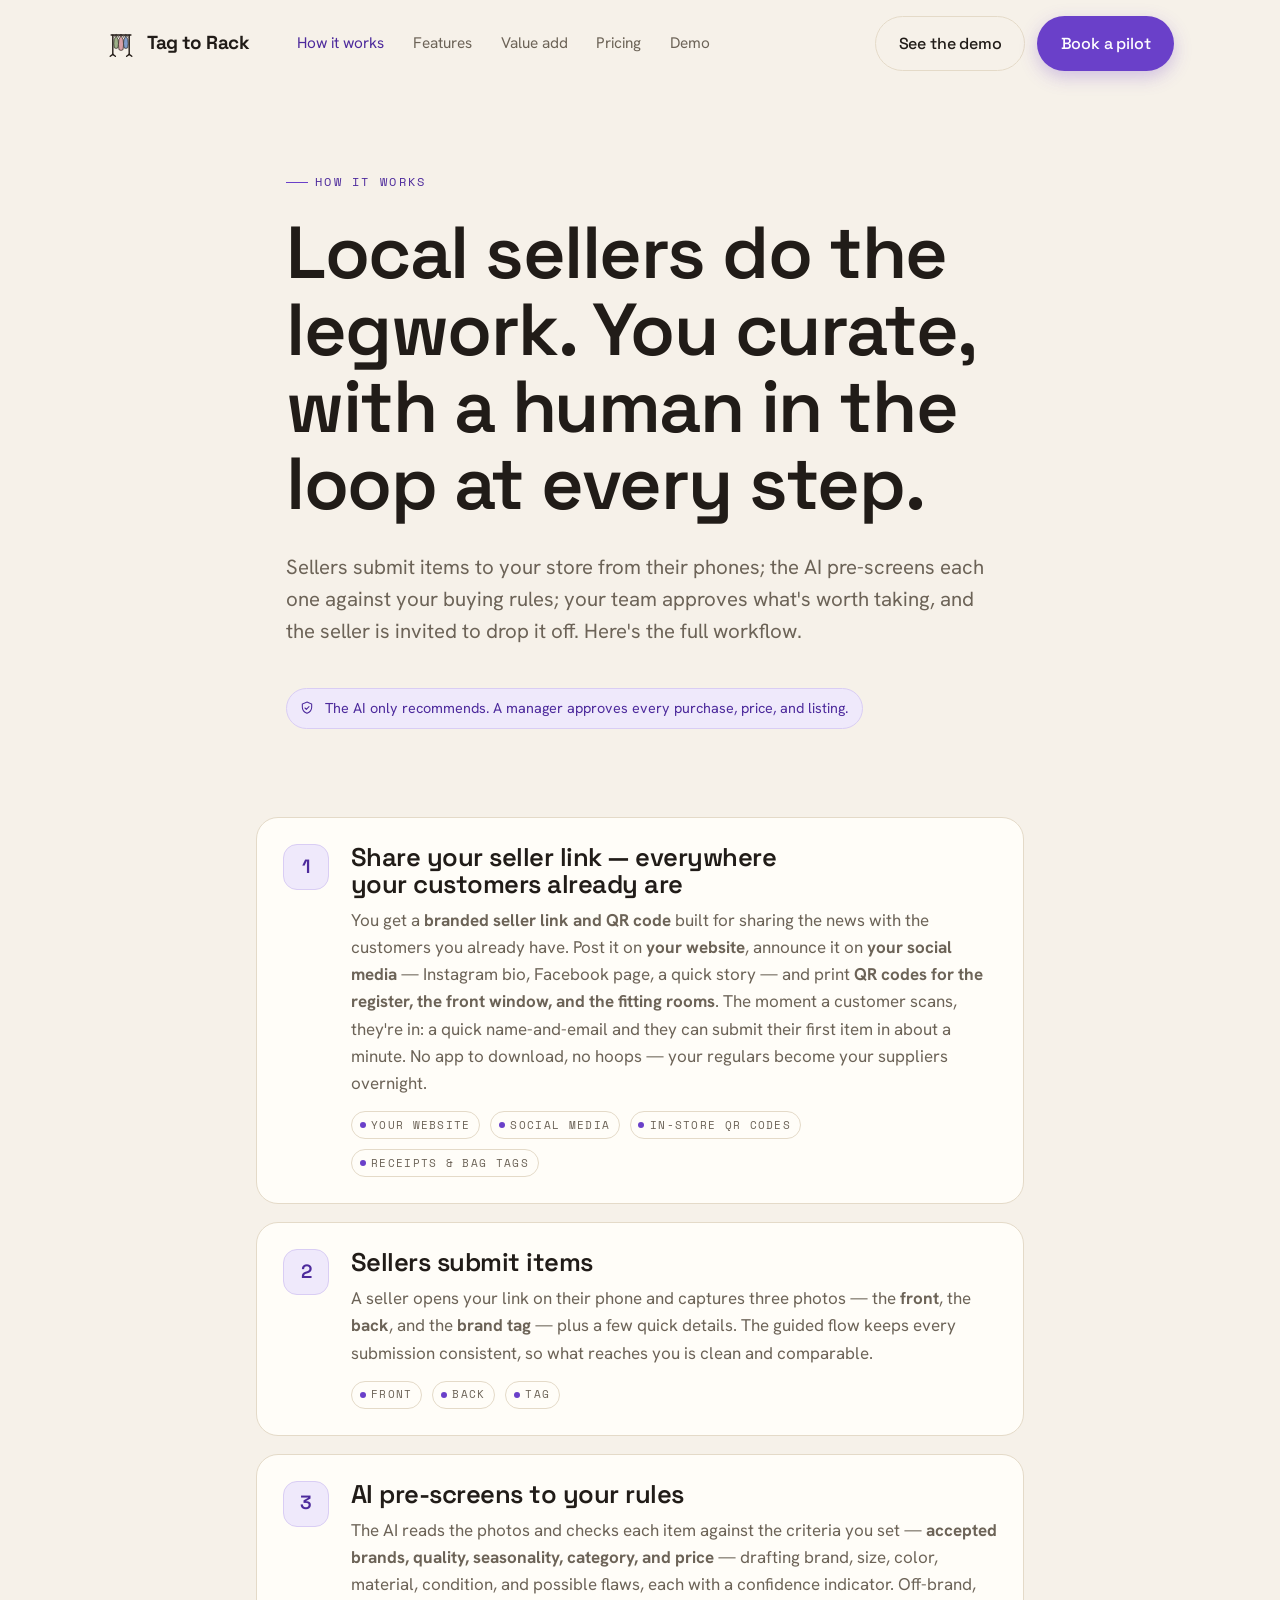
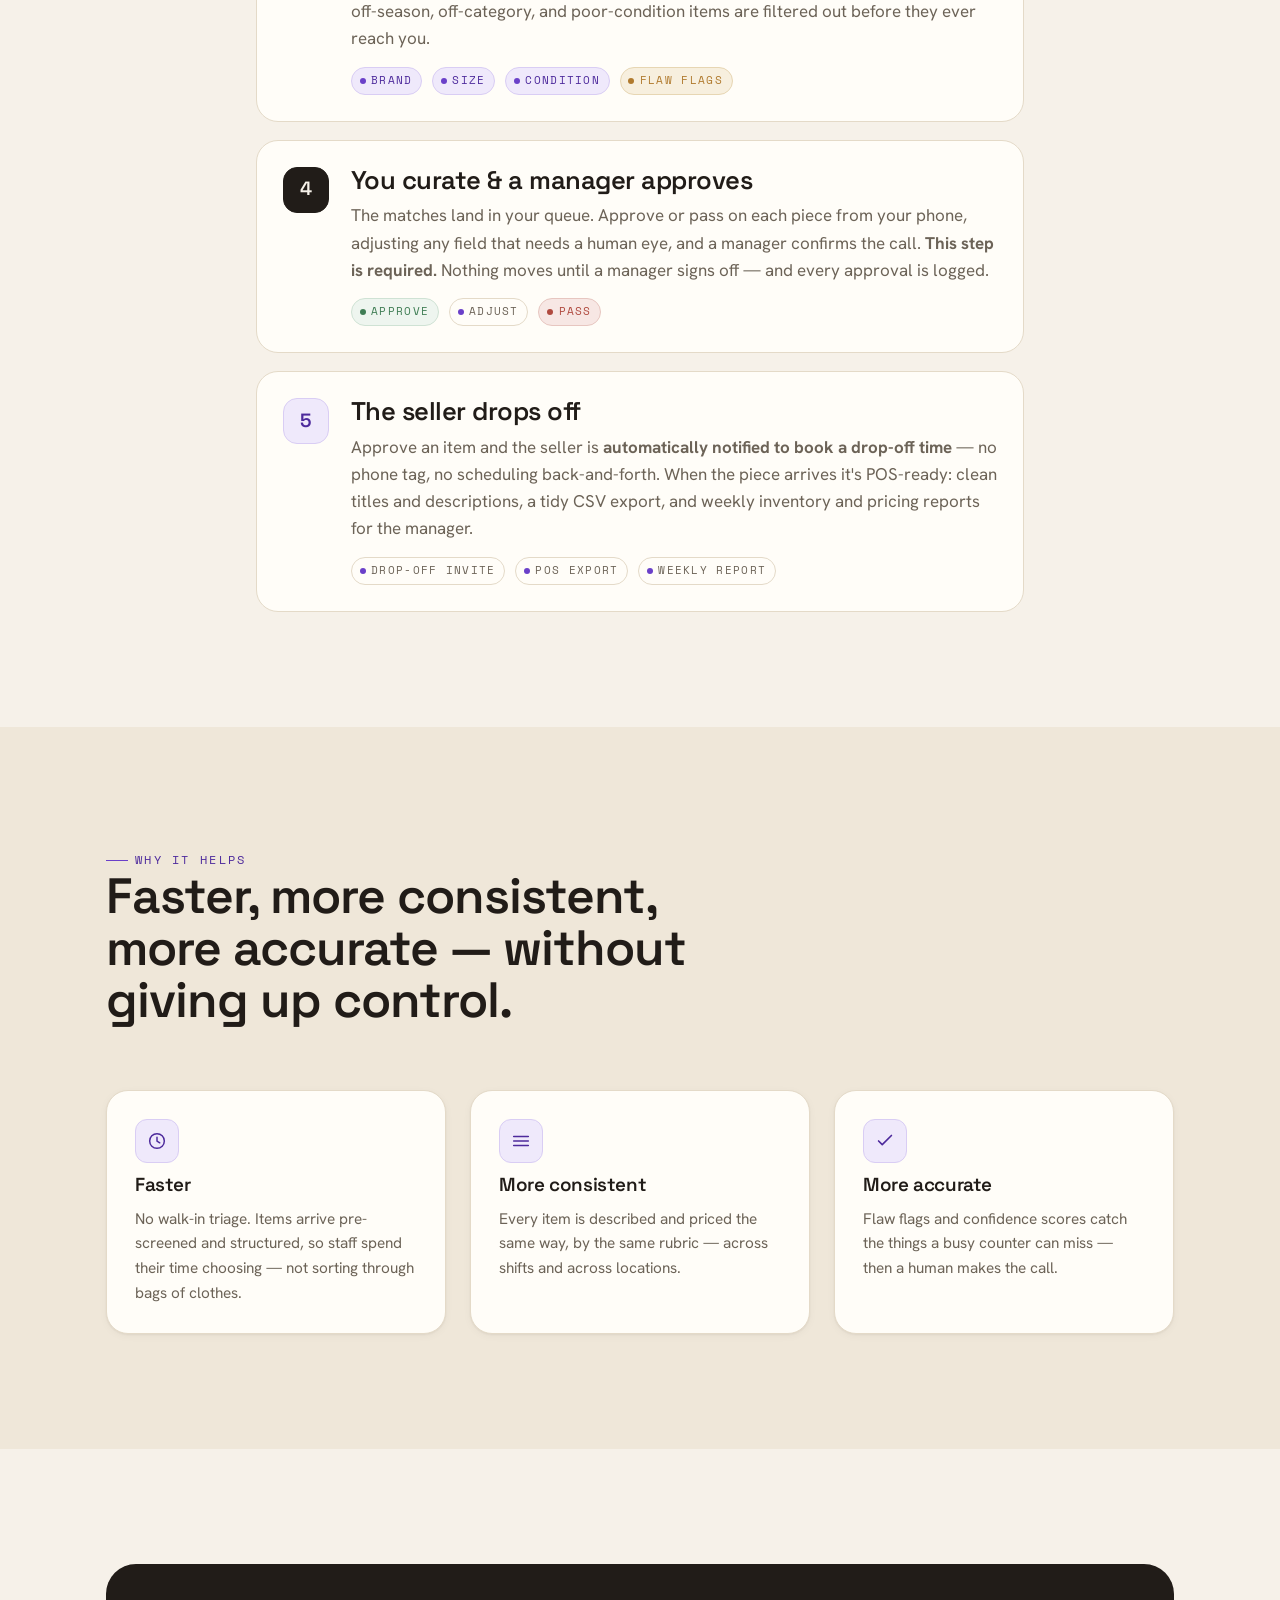
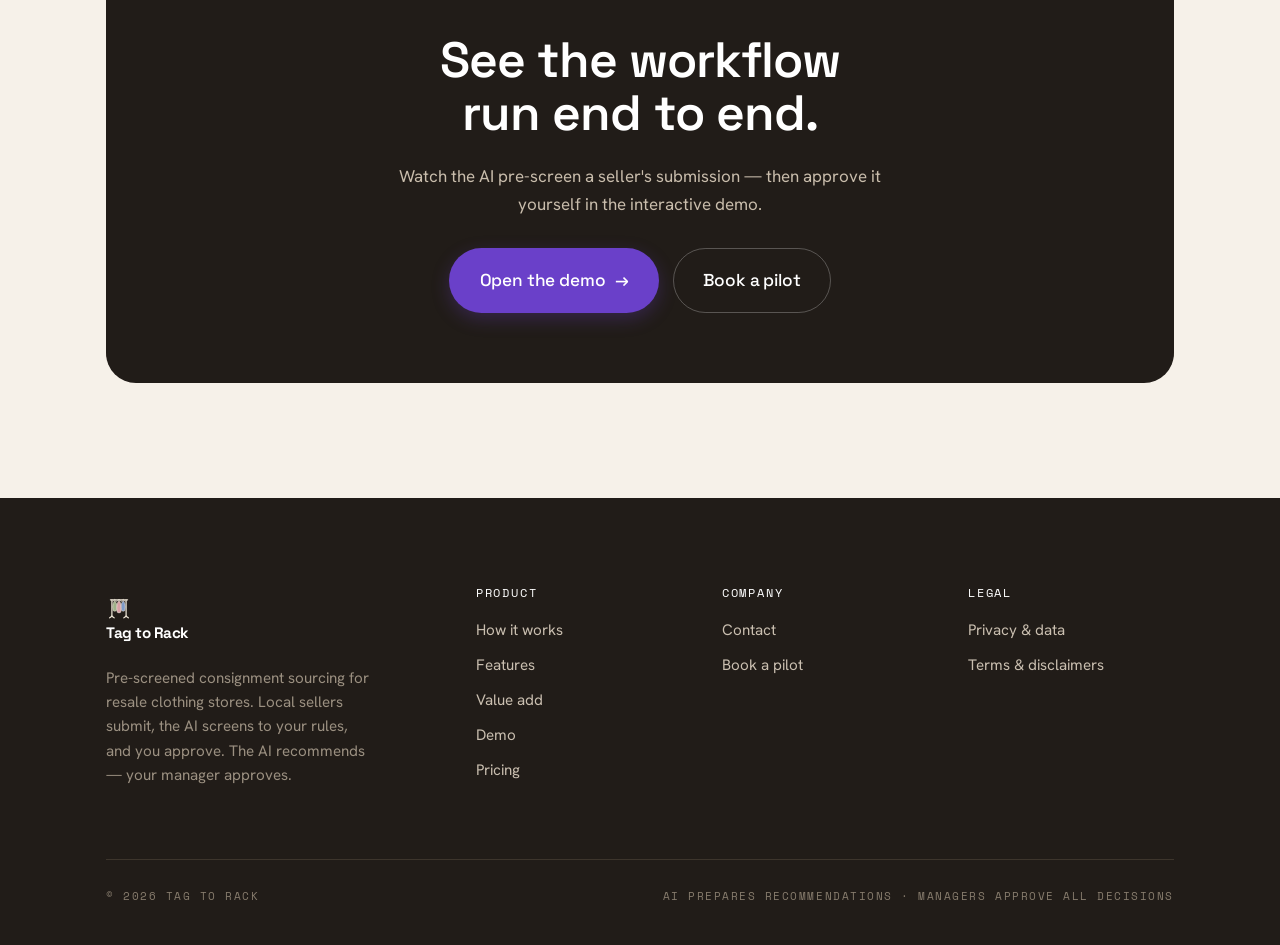
<file: how-it-works.html>
<!DOCTYPE html>
<html lang="en">
<head>
<meta charset="UTF-8">
<meta name="viewport" content="width=device-width, initial-scale=1.0">
<title>How it works — Tag to Rack</title>
<meta name="description" content="From your seller link to your rack in five steps: share, sellers submit, AI pre-screens, you curate, seller drops off. The AI recommends — your manager approves every decision.">
<link rel="preconnect" href="https://fonts.googleapis.com">
<link rel="preconnect" href="https://fonts.gstatic.com" crossorigin>
<link href="https://fonts.googleapis.com/css2?family=Space+Grotesk:wght@400;500;600;700&family=Hanken+Grotesk:wght@400;500;600;700&family=Space+Mono:wght@400;700&display=swap" rel="stylesheet">
<link rel="stylesheet" href="assets/css/styles.css">
<link rel="stylesheet" href="assets/css/components.css?v=5">
<link rel="icon" href="/assets/img/logo-mark.svg" type="image/svg+xml">
<link rel="apple-touch-icon" href="/assets/img/logo-mark.svg">
<link rel="canonical" href="https://tagtorack.com/how-it-works">
<meta property="og:type" content="website">
<meta property="og:site_name" content="Tag to Rack">
<meta property="og:title" content="How it works — Tag to Rack">
<meta property="og:description" content="From your seller link to your rack in five steps: share, sellers submit, AI pre-screens, you curate, seller drops off. The AI recommends — your manager approves every decision.">
<meta property="og:url" content="https://tagtorack.com/how-it-works">
<meta property="og:image" content="https://tagtorack.com/screenshots/home-hero.png">
<meta name="twitter:card" content="summary_large_image">
<meta name="twitter:title" content="How it works — Tag to Rack">
<meta name="twitter:description" content="From your seller link to your rack in five steps: share, sellers submit, AI pre-screens, you curate, seller drops off. The AI recommends — your manager approves every decision.">
<meta name="twitter:image" content="https://tagtorack.com/screenshots/home-hero.png">
</head>
<body data-screen-label="How it works">

<header class="site-header">
  <nav class="nav">
    <a class="brand" href="/"><img class="logo-mark" src="assets/img/logo-mark.svg" alt="" width="30" height="33"> Tag&nbsp;to&nbsp;Rack</a>
    <div class="nav-links">
      <a href="how-it-works" class="active">How it works</a>
      <a href="features">Features</a>
      <a href="value-add">Value add</a>
      <a href="pricing">Pricing</a>
      <a href="demo">Demo</a>
    </div>
    <div class="nav-cta">
      <a class="btn btn-ghost" href="demo">See the demo</a>
      <a class="btn btn-primary" href="contact">Book a pilot</a>
    </div>
    <button class="nav-toggle" aria-label="Menu" aria-expanded="false"><span></span><span></span><span></span></button>
  </nav>
</header>

<!-- PAGE HERO -->
<section class="hero" style="padding-bottom:clamp(30px,4vw,50px);">
  <div class="wrap" style="max-width:820px;">
    <span class="eyebrow reveal">How it works</span>
    <h1 class="reveal" style="margin:.3em 0 .4em;">Local sellers do the legwork. You curate, with a human in the loop at every step.</h1>
    <p class="lead reveal d1">Sellers submit items to your store from their phones; the AI pre-screens each one against your buying rules; your team approves what's worth taking, and the seller is invited to drop it off. Here's the full workflow.</p>
    <div class="trust-strip reveal d2" style="margin-top:1.4em;">
      <svg width="16" height="16" viewBox="0 0 24 24" fill="none"><path d="M12 3l7 3v5c0 4.4-3 7.6-7 9-4-1.4-7-4.6-7-9V6l7-3z" stroke="currentColor" stroke-width="1.6"/><path d="M9 12l2 2 4-4" stroke="currentColor" stroke-width="1.6" stroke-linecap="round" stroke-linejoin="round"/></svg>
      The AI only recommends. A manager approves every purchase, price, and listing.
    </div>
  </div>
</section>

<!-- STEPS DETAIL -->
<section style="padding-top:clamp(20px,3vw,40px);">
  <div class="wrap" style="max-width:880px;">
    <div class="steps">
      <div class="step reveal"><div class="num">1</div><div>
        <h3>Share your seller link — everywhere your customers already are</h3>
        <p>You get a <strong>branded seller link and QR code</strong> built for sharing the news with the customers you already have. Post it on <strong>your website</strong>, announce it on <strong>your social media</strong> — Instagram bio, Facebook page, a quick story — and print <strong>QR codes for the register, the front window, and the fitting rooms</strong>. The moment a customer scans, they're in: a quick name-and-email and they can submit their first item in about a minute. No app to download, no hoops — your regulars become your suppliers overnight.</p>
        <div class="kicker-row" style="margin-top:14px;"><span class="chip"><span class="dot"></span>Your website</span><span class="chip"><span class="dot"></span>Social media</span><span class="chip"><span class="dot"></span>In-store QR codes</span><span class="chip"><span class="dot"></span>Receipts &amp; bag tags</span></div>
      </div></div>

      <div class="step reveal d1"><div class="num">2</div><div>
        <h3>Sellers submit items</h3>
        <p>A seller opens your link on their phone and captures three photos — the <strong>front</strong>, the <strong>back</strong>, and the <strong>brand tag</strong> — plus a few quick details. The guided flow keeps every submission consistent, so what reaches you is clean and comparable.</p>
        <div class="kicker-row" style="margin-top:14px;"><span class="chip"><span class="dot"></span>Front</span><span class="chip"><span class="dot"></span>Back</span><span class="chip"><span class="dot"></span>Tag</span></div>
      </div></div>

      <div class="step reveal d2"><div class="num">3</div><div>
        <h3>AI pre-screens to your rules</h3>
        <p>The AI reads the photos and checks each item against the criteria you set — <strong>accepted brands, quality, seasonality, category, and price</strong> — drafting brand, size, color, material, condition, and possible flaws, each with a confidence indicator. Off-brand, off-season, off-category, and poor-condition items are filtered out before they ever reach you.</p>
        <div class="kicker-row" style="margin-top:14px;"><span class="chip violet"><span class="dot"></span>Brand</span><span class="chip violet"><span class="dot"></span>Size</span><span class="chip violet"><span class="dot"></span>Condition</span><span class="chip warn"><span class="dot" style="background:var(--warn)"></span>Flaw flags</span></div>
      </div></div>

      <div class="step reveal is-approve"><div class="num">4</div><div>
        <h3>You curate &amp; a manager approves</h3>
        <p>The matches land in your queue. Approve or pass on each piece from your phone, adjusting any field that needs a human eye, and a manager confirms the call. <strong>This step is required.</strong> Nothing moves until a manager signs off — and every approval is logged.</p>
        <div class="kicker-row" style="margin-top:14px;"><span class="chip ok"><span class="dot" style="background:var(--ok)"></span>Approve</span><span class="chip"><span class="dot"></span>Adjust</span><span class="chip stop"><span class="dot" style="background:var(--stop)"></span>Pass</span></div>
      </div></div>

      <div class="step reveal d1"><div class="num">5</div><div>
        <h3>The seller drops off</h3>
        <p>Approve an item and the seller is <strong>automatically notified to book a drop-off time</strong> — no phone tag, no scheduling back-and-forth. When the piece arrives it's POS-ready: clean titles and descriptions, a tidy CSV export, and weekly inventory and pricing reports for the manager.</p>
        <div class="kicker-row" style="margin-top:14px;"><span class="chip"><span class="dot"></span>Drop-off invite</span><span class="chip"><span class="dot"></span>POS export</span><span class="chip"><span class="dot"></span>Weekly report</span></div>
      </div></div>
    </div>
  </div>
</section>

<!-- WHY IT HELPS -->
<section style="background:var(--bg-2);">
  <div class="wrap">
    <div class="section-head reveal"><span class="eyebrow">Why it helps</span><h2>Faster, more consistent, more accurate — without giving up control.</h2></div>
    <div class="grid cols-3">
      <div class="card reveal"><div class="feature-card"><div class="ficon"><svg width="22" height="22" viewBox="0 0 24 24" fill="none"><circle cx="12" cy="12" r="8" stroke="currentColor" stroke-width="1.6"/><path d="M12 8v4l3 2" stroke="currentColor" stroke-width="1.6" stroke-linecap="round"/></svg></div><h3>Faster</h3><p>No walk-in triage. Items arrive pre-screened and structured, so staff spend their time choosing — not sorting through bags of clothes.</p></div></div>
      <div class="card reveal d1"><div class="feature-card"><div class="ficon"><svg width="22" height="22" viewBox="0 0 24 24" fill="none"><path d="M4 7h16M4 12h16M4 17h16" stroke="currentColor" stroke-width="1.6" stroke-linecap="round"/></svg></div><h3>More consistent</h3><p>Every item is described and priced the same way, by the same rubric — across shifts and across locations.</p></div></div>
      <div class="card reveal d2"><div class="feature-card"><div class="ficon"><svg width="22" height="22" viewBox="0 0 24 24" fill="none"><path d="M5 12l4 4L19 6" stroke="currentColor" stroke-width="1.8" stroke-linecap="round" stroke-linejoin="round"/></svg></div><h3>More accurate</h3><p>Flaw flags and confidence scores catch the things a busy counter can miss — then a human makes the call.</p></div></div>
    </div>
  </div>
</section>

<!-- CTA -->
<section>
  <div class="wrap">
    <div class="cta-band reveal">
      <h2>See the workflow run end to end.</h2>
      <p>Watch the AI pre-screen a seller's submission — then approve it yourself in the interactive demo.</p>
      <div class="hero-cta"><a class="btn btn-primary btn-lg" href="demo">Open the demo <span class="arrow">→</span></a><a class="btn btn-ghost btn-lg" href="contact">Book a pilot</a></div>
    </div>
  </div>
</section>

<footer class="site-footer">
  <div class="wrap">
    <div class="footer-grid">
      <div class="footer-brand">
        <a class="brand" href="/"><img class="logo-mark" src="assets/img/logo-mark-light.svg" alt="" width="26" height="28"> Tag&nbsp;to&nbsp;Rack</a>
        <p>Pre-screened consignment sourcing for resale clothing stores. Local sellers submit, the AI screens to your rules, and you approve. The AI recommends — your manager approves.</p>
      </div>
      <div><h4>Product</h4><a href="how-it-works">How it works</a><a href="features">Features</a><a href="value-add">Value add</a><a href="demo">Demo</a><a href="pricing">Pricing</a></div>
      <div><h4>Company</h4><a href="contact">Contact</a><a href="contact">Book a pilot</a></div>
      <div><h4>Legal</h4><a href="privacy">Privacy &amp; data</a><a href="terms">Terms &amp; disclaimers</a></div>
    </div>
    <div class="footer-bottom">
      <span class="mono">© 2026 Tag to Rack</span>
      <span class="mono">AI prepares recommendations · managers approve all decisions</span>
    </div>
  </div>
</footer>

<script src="assets/js/site.js?v=4"></script>
</body>
</html>
</file>
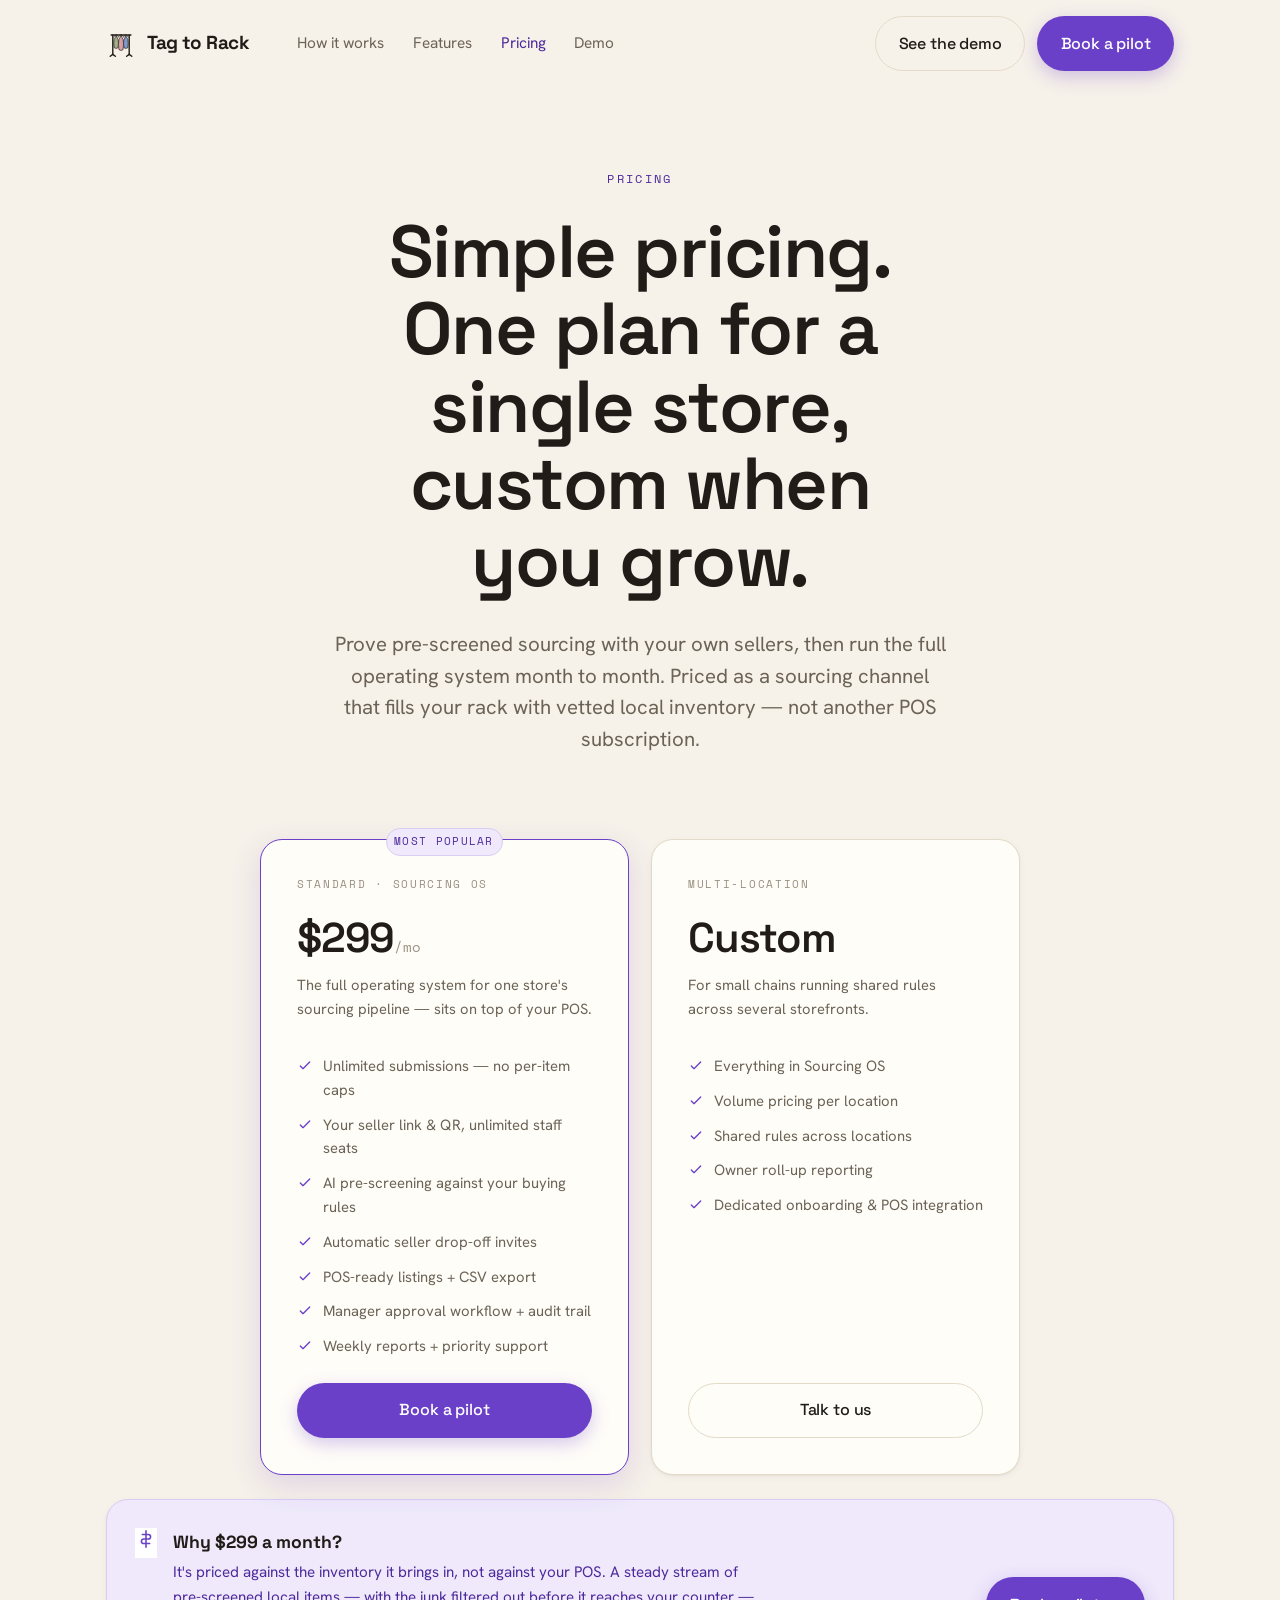
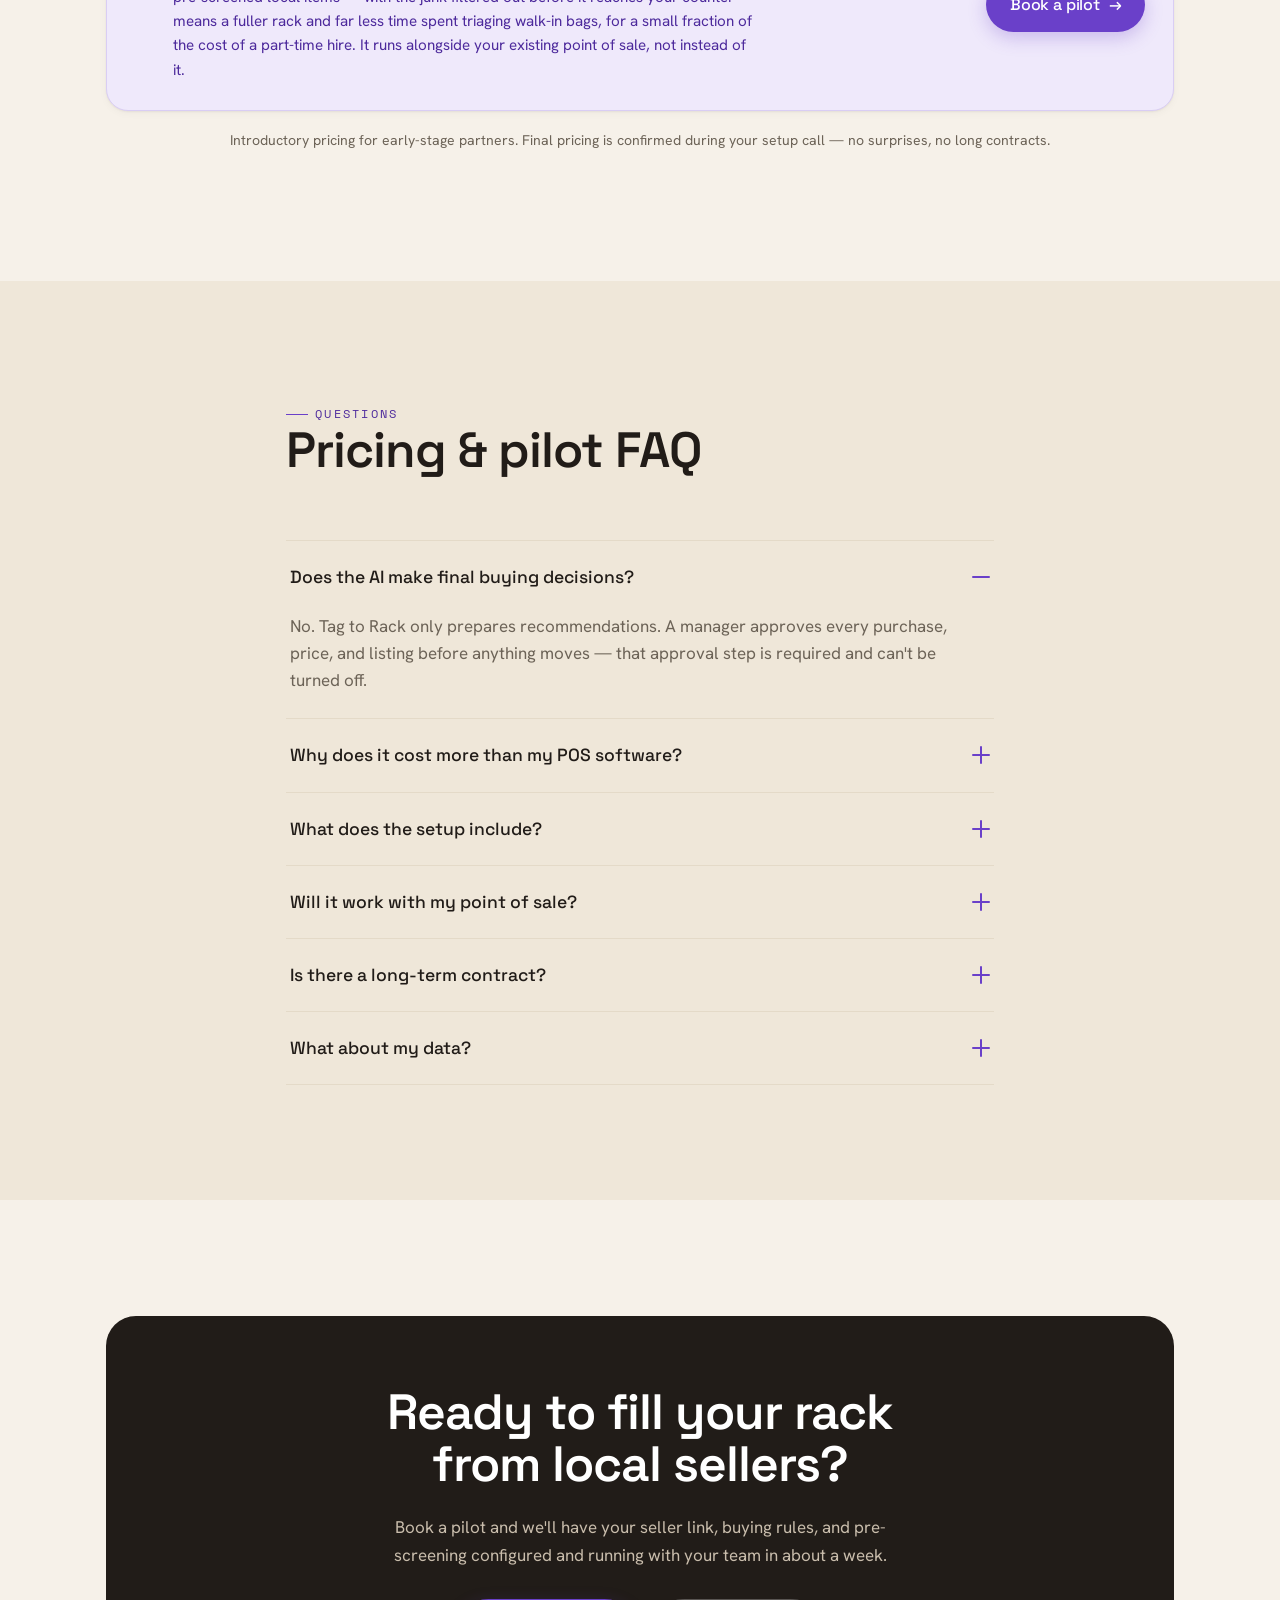
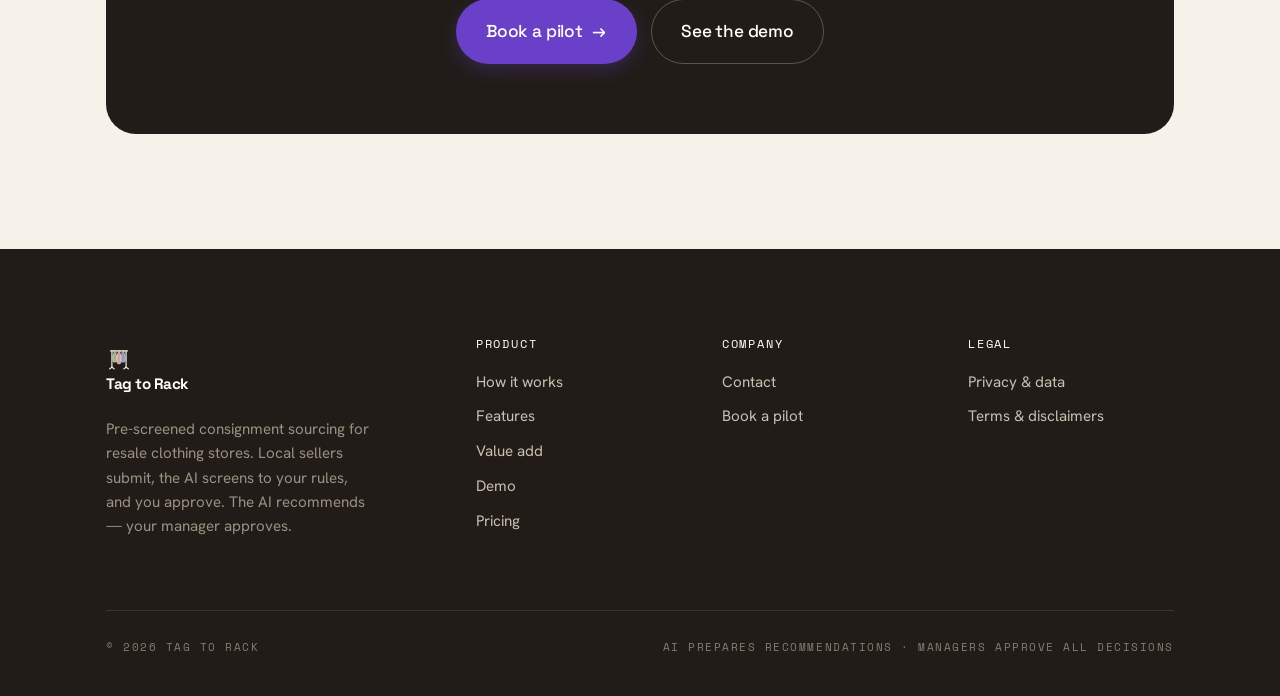
<file: pricing.html>
<!DOCTYPE html>
<html lang="en">
<head>
<meta charset="UTF-8">
<meta name="viewport" content="width=device-width, initial-scale=1.0">
<title>Pricing — Tag to Rack</title>
<meta name="description" content="Simple pricing for resale stores. Start with a hands-on sourcing setup and pilot, then a plan that fits one store or many.">
<link rel="preconnect" href="https://fonts.googleapis.com">
<link rel="preconnect" href="https://fonts.gstatic.com" crossorigin>
<link href="https://fonts.googleapis.com/css2?family=Space+Grotesk:wght@400;500;600;700&family=Hanken+Grotesk:wght@400;500;600;700&family=Space+Mono:wght@400;700&display=swap" rel="stylesheet">
<link rel="stylesheet" href="assets/css/styles.css">
<link rel="stylesheet" href="assets/css/components.css?v=5">
<link rel="icon" href="/assets/img/logo-mark.svg" type="image/svg+xml">
<link rel="apple-touch-icon" href="/assets/img/logo-mark.svg">
<link rel="canonical" href="https://tagtorack.com/pricing">
<meta property="og:type" content="website">
<meta property="og:site_name" content="Tag to Rack">
<meta property="og:title" content="Pricing — Tag to Rack">
<meta property="og:description" content="Simple pricing for resale stores. Start with a hands-on sourcing setup and pilot, then a plan that fits one store or many.">
<meta property="og:url" content="https://tagtorack.com/pricing">
<meta property="og:image" content="https://tagtorack.com/screenshots/home-hero.png">
<meta name="twitter:card" content="summary_large_image">
<meta name="twitter:title" content="Pricing — Tag to Rack">
<meta name="twitter:description" content="Simple pricing for resale stores. Start with a hands-on sourcing setup and pilot, then a plan that fits one store or many.">
<meta name="twitter:image" content="https://tagtorack.com/screenshots/home-hero.png">
<script type="application/ld+json">
{
  "@context": "https://schema.org",
  "@type": "FAQPage",
  "mainEntity": [
    {
      "@type": "Question",
      "name": "Does the AI make final buying decisions?",
      "acceptedAnswer": { "@type": "Answer", "text": "No. Tag to Rack only prepares recommendations. A manager approves every purchase, price, and listing before anything moves — that approval step is required and can't be turned off." }
    },
    {
      "@type": "Question",
      "name": "Why does it cost more than my POS software?",
      "acceptedAnswer": { "@type": "Answer", "text": "Tag to Rack isn't a point of sale — it's a sourcing layer that runs on top of the POS you already use. It's priced against the pre-screened inventory it brings in and the triage time it saves, not against POS subscriptions. Most stores find it costs less than adding part-time help, while keeping junk off the counter." }
    },
    {
      "@type": "Question",
      "name": "What does the setup include?",
      "acceptedAnswer": { "@type": "Answer", "text": "Your branded seller link and QR, store buying rules, brand list, and pricing rubric, plus AI pre-screening, automatic seller drop-off invites, POS-ready listing text, CSV export, and the manager approval workflow — configured to your shop during the pilot." }
    },
    {
      "@type": "Question",
      "name": "Will it work with my point of sale?",
      "acceptedAnswer": { "@type": "Answer", "text": "Tag to Rack exports a clean, mapped CSV designed to import into common resale POS systems. During setup we map the export to your fields, and we'll assist with integration on multi-location plans." }
    },
    {
      "@type": "Question",
      "name": "Is there a long-term contract?",
      "acceptedAnswer": { "@type": "Answer", "text": "No. We're an early-stage partner and start with a short pilot. If it's filling your rack with pre-screened local inventory, you continue month to month or annually." }
    },
    {
      "@type": "Question",
      "name": "What about my data?",
      "acceptedAnswer": { "@type": "Answer", "text": "Your inventory data and photos are yours. See our Privacy & Data Policy for how information is handled, stored, and exported." }
    }
  ]
}
</script>
</head>
<body data-screen-label="Pricing">

<header class="site-header">
  <nav class="nav">
    <a class="brand" href="/"><img class="logo-mark" src="assets/img/logo-mark.svg" alt="" width="30" height="33"> Tag&nbsp;to&nbsp;Rack</a>
    <div class="nav-links">
      <a href="how-it-works">How it works</a>
      <a href="features">Features</a>
      <a href="pricing" class="active">Pricing</a>
      <a href="demo">Demo</a>
    </div>
    <div class="nav-cta">
      <a class="btn btn-ghost" href="demo">See the demo</a>
      <a class="btn btn-primary" href="contact">Book a pilot</a>
    </div>
    <button class="nav-toggle" aria-label="Menu" aria-expanded="false"><span></span><span></span><span></span></button>
  </nav>
</header>

<section class="hero" style="padding-bottom:clamp(24px,3vw,40px);text-align:center;">
  <div class="wrap" style="max-width:760px;">
    <span class="eyebrow center reveal">Pricing</span>
    <h1 class="reveal" style="margin:.3em 0 .4em;">Simple pricing. One plan for a single store, custom when you grow.</h1>
    <p class="lead reveal d1" style="margin-inline:auto;max-width:56ch;">Prove pre-screened sourcing with your own sellers, then run the full operating system month to month. Priced as a sourcing channel that fills your rack with vetted local inventory — not another POS subscription.</p>
  </div>
</section>

<section style="padding-top:clamp(12px,2vw,24px);">
  <div class="wrap">
    <div class="price-grid" style="grid-template-columns:repeat(2,1fr);max-width:760px;margin-inline:auto;">
      <!-- Sourcing OS (featured) -->
      <div class="card card-pad-lg price-card featured reveal d1">
        <span class="chip violet featured-flag">Most popular</span>
        <span class="plan-name">Standard · Sourcing OS</span>
        <div class="amount">$299<small>/mo</small></div>
        <p class="plan-desc">The full operating system for one store's sourcing pipeline — sits on top of your POS.</p>
        <ul>
          <li><svg width="16" height="16" viewBox="0 0 24 24" fill="none"><path d="M5 12l4 4L19 6" stroke="currentColor" stroke-width="2" stroke-linecap="round" stroke-linejoin="round"/></svg>Unlimited submissions — no per-item caps</li>
          <li><svg width="16" height="16" viewBox="0 0 24 24" fill="none"><path d="M5 12l4 4L19 6" stroke="currentColor" stroke-width="2" stroke-linecap="round" stroke-linejoin="round"/></svg>Your seller link &amp; QR, unlimited staff seats</li>
          <li><svg width="16" height="16" viewBox="0 0 24 24" fill="none"><path d="M5 12l4 4L19 6" stroke="currentColor" stroke-width="2" stroke-linecap="round" stroke-linejoin="round"/></svg>AI pre-screening against your buying rules</li>
          <li><svg width="16" height="16" viewBox="0 0 24 24" fill="none"><path d="M5 12l4 4L19 6" stroke="currentColor" stroke-width="2" stroke-linecap="round" stroke-linejoin="round"/></svg>Automatic seller drop-off invites</li>
          <li><svg width="16" height="16" viewBox="0 0 24 24" fill="none"><path d="M5 12l4 4L19 6" stroke="currentColor" stroke-width="2" stroke-linecap="round" stroke-linejoin="round"/></svg>POS-ready listings + CSV export</li>
          <li><svg width="16" height="16" viewBox="0 0 24 24" fill="none"><path d="M5 12l4 4L19 6" stroke="currentColor" stroke-width="2" stroke-linecap="round" stroke-linejoin="round"/></svg>Manager approval workflow + audit trail</li>
          <li><svg width="16" height="16" viewBox="0 0 24 24" fill="none"><path d="M5 12l4 4L19 6" stroke="currentColor" stroke-width="2" stroke-linecap="round" stroke-linejoin="round"/></svg>Weekly reports + priority support</li>
        </ul>
        <a class="btn btn-primary" href="contact">Book a pilot</a>
      </div>

      <!-- Multi-location -->
      <div class="card card-pad-lg price-card reveal d2">
        <span class="plan-name">Multi-Location</span>
        <div class="amount">Custom</div>
        <p class="plan-desc">For small chains running shared rules across several storefronts.</p>
        <ul>
          <li><svg width="16" height="16" viewBox="0 0 24 24" fill="none"><path d="M5 12l4 4L19 6" stroke="currentColor" stroke-width="2" stroke-linecap="round" stroke-linejoin="round"/></svg>Everything in Sourcing OS</li>
          <li><svg width="16" height="16" viewBox="0 0 24 24" fill="none"><path d="M5 12l4 4L19 6" stroke="currentColor" stroke-width="2" stroke-linecap="round" stroke-linejoin="round"/></svg>Volume pricing per location</li>
          <li><svg width="16" height="16" viewBox="0 0 24 24" fill="none"><path d="M5 12l4 4L19 6" stroke="currentColor" stroke-width="2" stroke-linecap="round" stroke-linejoin="round"/></svg>Shared rules across locations</li>
          <li><svg width="16" height="16" viewBox="0 0 24 24" fill="none"><path d="M5 12l4 4L19 6" stroke="currentColor" stroke-width="2" stroke-linecap="round" stroke-linejoin="round"/></svg>Owner roll-up reporting</li>
          <li><svg width="16" height="16" viewBox="0 0 24 24" fill="none"><path d="M5 12l4 4L19 6" stroke="currentColor" stroke-width="2" stroke-linecap="round" stroke-linejoin="round"/></svg>Dedicated onboarding &amp; POS integration</li>
        </ul>
        <a class="btn btn-ghost" href="contact">Talk to us</a>
      </div>
    </div>

    <div class="card reveal" style="margin-top:24px;display:flex;flex-wrap:wrap;gap:20px;align-items:center;justify-content:space-between;background:var(--violet-soft);border-color:var(--violet-line);">
      <div style="display:flex;gap:16px;align-items:flex-start;max-width:62ch;">
        <div class="ficon" style="background:#fff;flex:none;"><svg width="22" height="22" viewBox="0 0 24 24" fill="none"><path d="M12 3v18M8 7h6.5a2.5 2.5 0 0 1 0 5H9.5a2.5 2.5 0 0 0 0 5H16" stroke="currentColor" stroke-width="1.7" stroke-linecap="round" style="color:var(--violet)"/></svg></div>
        <div><strong style="font-family:var(--display);font-size:1.1rem;">Why $299 a month?</strong><p style="margin:.3em 0 0;color:var(--violet-ink);font-size:.95rem;">It's priced against the inventory it brings in, not against your POS. A steady stream of pre-screened local items — with the junk filtered out before it reaches your counter — means a fuller rack and far less time spent triaging walk-in bags, for a small fraction of the cost of a part-time hire. It runs alongside your existing point of sale, not instead of it.</p></div>
      </div>
      <a class="btn btn-primary" href="contact">Book a pilot <span class="arrow">→</span></a>
    </div>
    <p class="center muted" style="margin-top:18px;font-size:.88rem;">Introductory pricing for early-stage partners. Final pricing is confirmed during your setup call — no surprises, no long contracts.</p>
  </div>
</section>

<!-- FAQ -->
<section style="background:var(--bg-2);">
  <div class="wrap" style="max-width:820px;">
    <div class="section-head reveal"><span class="eyebrow">Questions</span><h2>Pricing &amp; pilot FAQ</h2></div>
    <div class="faq-list reveal" data-accordion>
      <div class="faq-item open"><div class="faq-q">Does the AI make final buying decisions? <span class="pm"></span></div><div class="faq-a"><p>No. Tag&nbsp;to&nbsp;Rack only prepares recommendations. A manager approves every purchase, price, and listing before anything moves — that approval step is required and can't be turned off.</p></div></div>
      <div class="faq-item"><div class="faq-q">Why does it cost more than my POS software? <span class="pm"></span></div><div class="faq-a"><p>Tag&nbsp;to&nbsp;Rack isn't a point of sale — it's a sourcing layer that runs on top of the POS you already use. It's priced against the pre-screened inventory it brings in and the triage time it saves, not against POS subscriptions. Most stores find it costs less than adding part-time help, while keeping junk off the counter.</p></div></div>
      <div class="faq-item"><div class="faq-q">What does the setup include? <span class="pm"></span></div><div class="faq-a"><p>Your branded seller link and QR, store buying rules, brand list, and pricing rubric, plus AI pre-screening, automatic seller drop-off invites, POS-ready listing text, CSV export, and the manager approval workflow — configured to your shop during the pilot.</p></div></div>
      <div class="faq-item"><div class="faq-q">Will it work with my point of sale? <span class="pm"></span></div><div class="faq-a"><p>Tag&nbsp;to&nbsp;Rack exports a clean, mapped CSV designed to import into common resale POS systems. During setup we map the export to your fields, and we'll assist with integration on multi-location plans.</p></div></div>
      <div class="faq-item"><div class="faq-q">Is there a long-term contract? <span class="pm"></span></div><div class="faq-a"><p>No. We're an early-stage partner and start with a short pilot. If it's filling your rack with pre-screened local inventory, you continue month to month or annually.</p></div></div>
      <div class="faq-item"><div class="faq-q">What about my data? <span class="pm"></span></div><div class="faq-a"><p>Your inventory data and photos are yours. See our <a href="privacy" style="color:var(--violet-ink);text-decoration:underline;">Privacy &amp; Data Policy</a> for how information is handled, stored, and exported.</p></div></div>
    </div>
  </div>
</section>

<section>
  <div class="wrap"><div class="cta-band reveal">
    <h2>Ready to fill your rack from local sellers?</h2>
    <p>Book a pilot and we'll have your seller link, buying rules, and pre-screening configured and running with your team in about a week.</p>
    <div class="hero-cta"><a class="btn btn-primary btn-lg" href="contact">Book a pilot <span class="arrow">→</span></a><a class="btn btn-ghost btn-lg" href="demo">See the demo</a></div>
  </div></div>
</section>

<footer class="site-footer">
  <div class="wrap">
    <div class="footer-grid">
      <div class="footer-brand">
        <a class="brand" href="/"><img class="logo-mark" src="assets/img/logo-mark-light.svg" alt="" width="26" height="28"> Tag&nbsp;to&nbsp;Rack</a>
        <p>Pre-screened consignment sourcing for resale clothing stores. Local sellers submit, the AI screens to your rules, and you approve. The AI recommends — your manager approves.</p>
      </div>
      <div><h4>Product</h4><a href="how-it-works">How it works</a><a href="features">Features</a><a href="value-add">Value add</a><a href="demo">Demo</a><a href="pricing">Pricing</a></div>
      <div><h4>Company</h4><a href="contact">Contact</a><a href="contact">Book a pilot</a></div>
      <div><h4>Legal</h4><a href="privacy">Privacy &amp; data</a><a href="terms">Terms &amp; disclaimers</a></div>
    </div>
    <div class="footer-bottom">
      <span class="mono">© 2026 Tag to Rack</span>
      <span class="mono">AI prepares recommendations · managers approve all decisions</span>
    </div>
  </div>
</footer>

<script src="assets/js/site.js?v=4"></script>
</body>
</html>
</file>
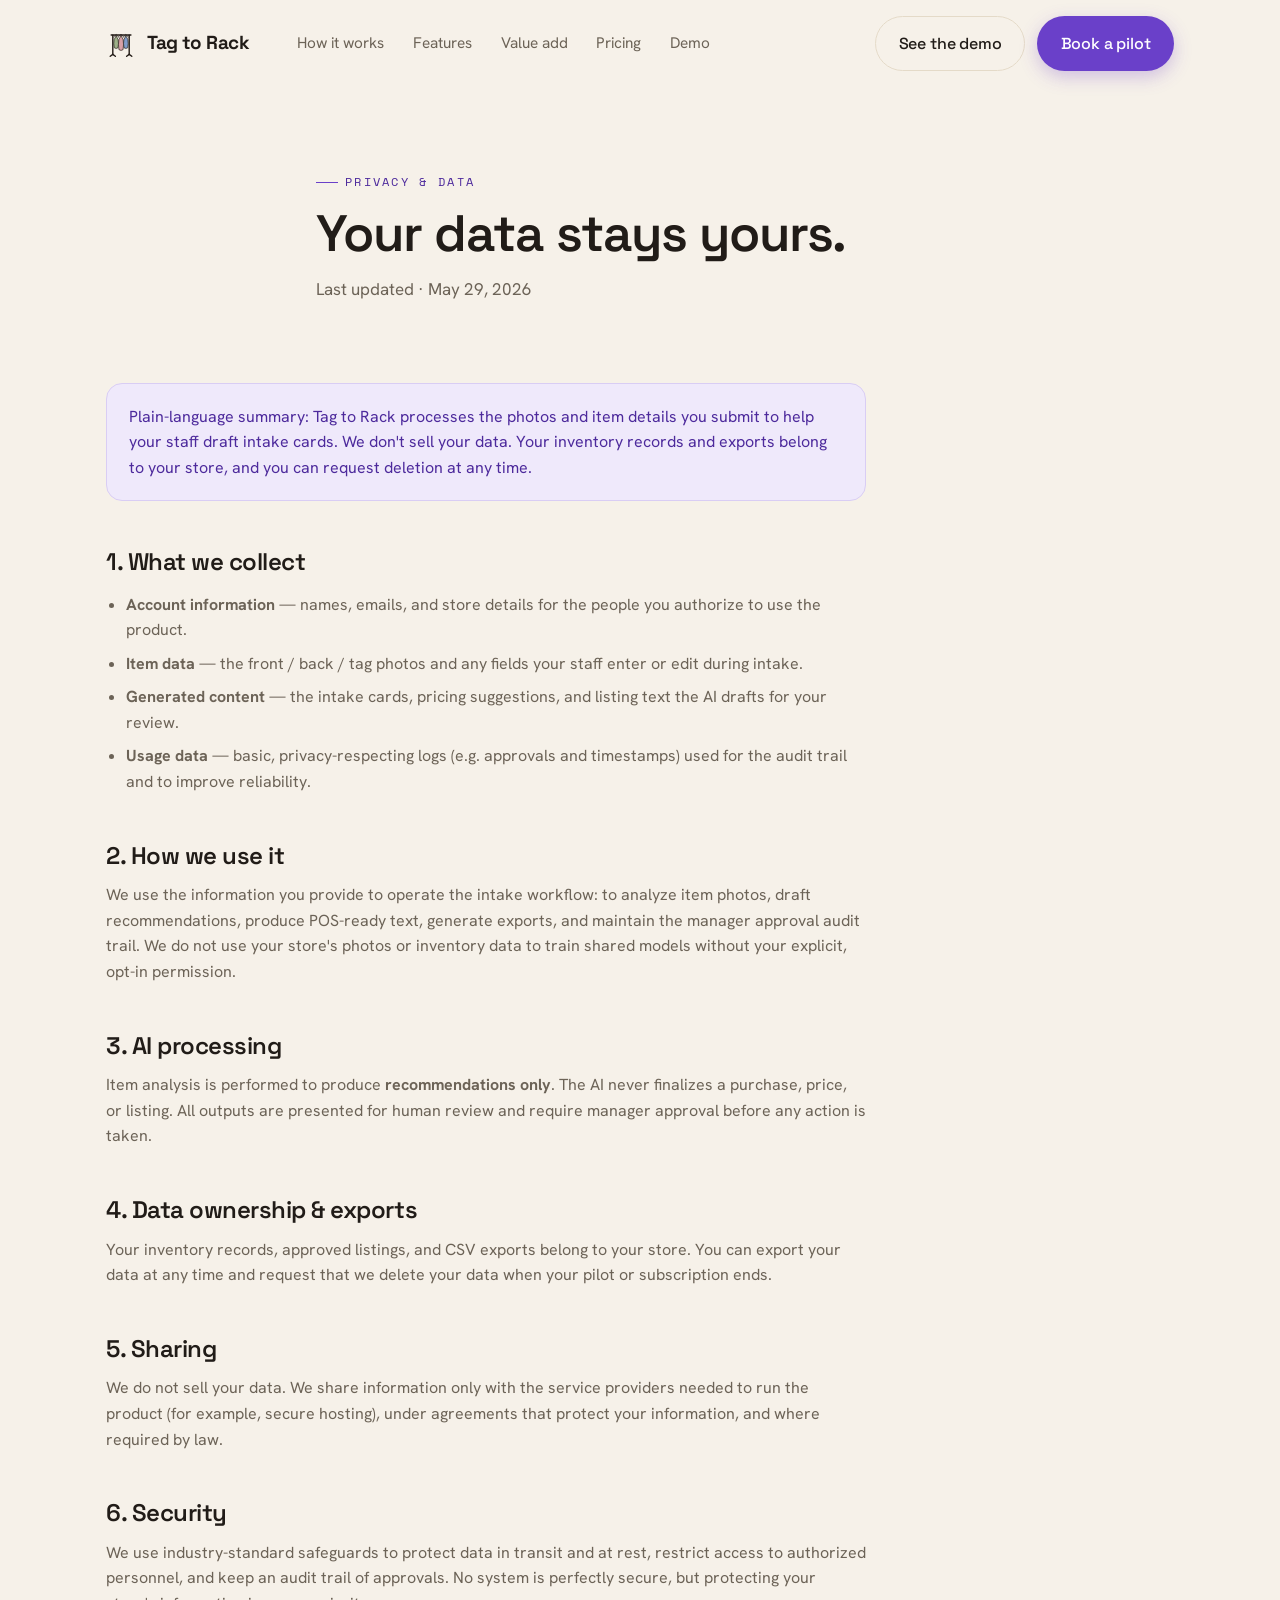
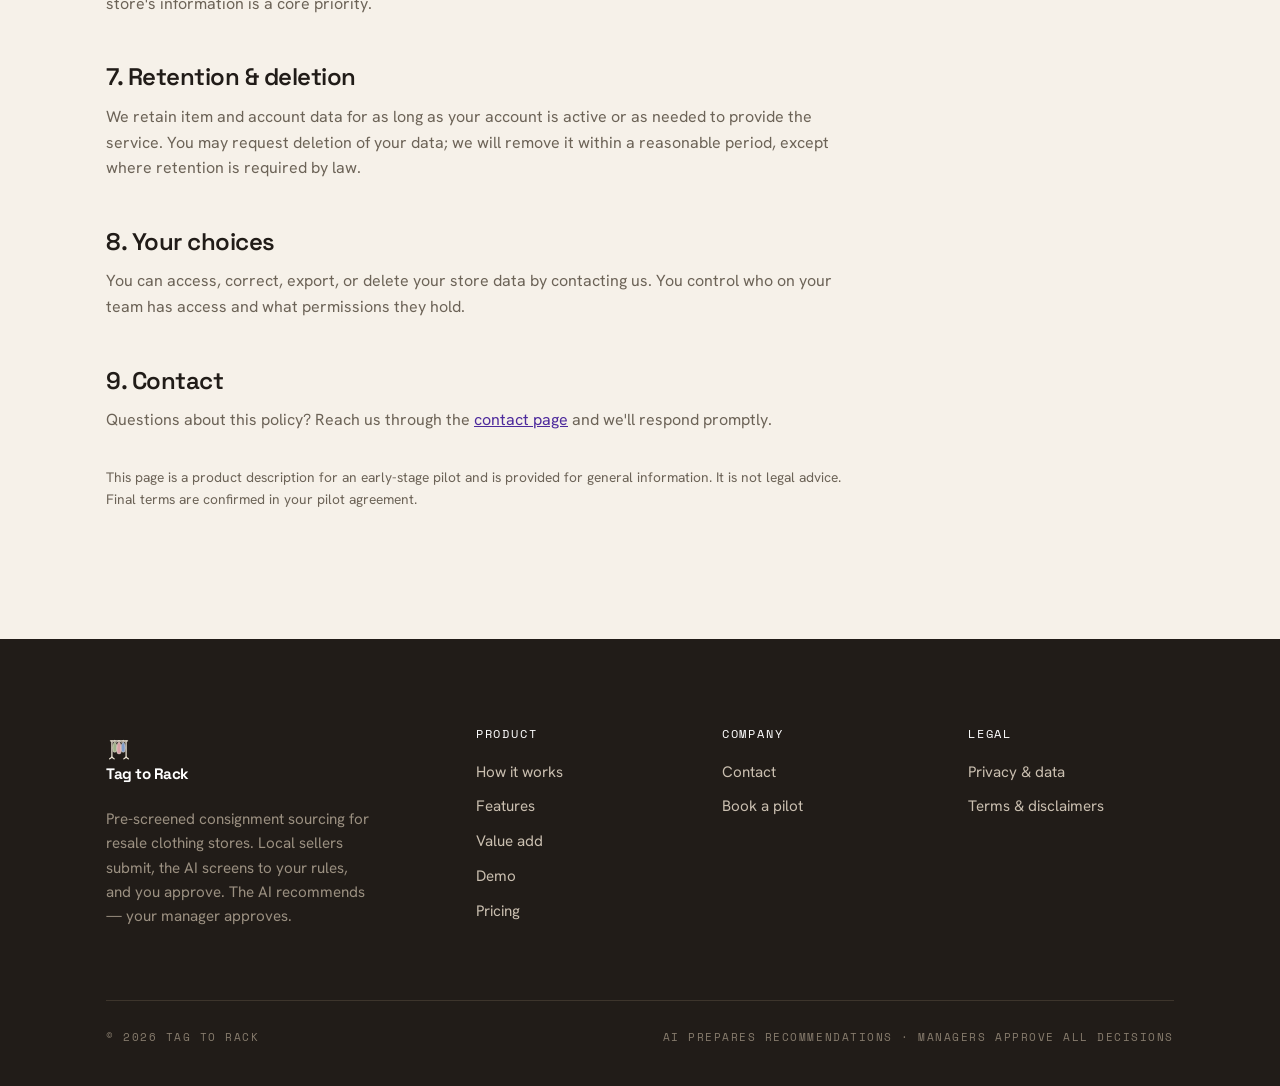
<file: privacy.html>
<!DOCTYPE html>
<html lang="en">
<head>
<meta charset="UTF-8">
<meta name="viewport" content="width=device-width, initial-scale=1.0">
<title>Privacy &amp; Data Policy — Tag to Rack</title>
<meta name="description" content="How Tag to Rack handles your store data, item photos, and exports. Your data stays yours.">
<link rel="preconnect" href="https://fonts.googleapis.com">
<link rel="preconnect" href="https://fonts.gstatic.com" crossorigin>
<link href="https://fonts.googleapis.com/css2?family=Space+Grotesk:wght@400;500;600;700&family=Hanken+Grotesk:wght@400;500;600;700&family=Space+Mono:wght@400;700&display=swap" rel="stylesheet">
<link rel="stylesheet" href="assets/css/styles.css">
<link rel="stylesheet" href="assets/css/components.css?v=5">
<link rel="icon" href="/assets/img/logo-mark.svg" type="image/svg+xml">
<link rel="apple-touch-icon" href="/assets/img/logo-mark.svg">
<link rel="canonical" href="https://tagtorack.com/privacy">
<meta property="og:type" content="website">
<meta property="og:site_name" content="Tag to Rack">
<meta property="og:title" content="Privacy &amp; Data Policy — Tag to Rack">
<meta property="og:description" content="How Tag to Rack handles your store data, item photos, and exports. Your data stays yours.">
<meta property="og:url" content="https://tagtorack.com/privacy">
<meta property="og:image" content="https://tagtorack.com/screenshots/home-hero.png">
<meta name="twitter:card" content="summary_large_image">
<meta name="twitter:title" content="Privacy &amp; Data Policy — Tag to Rack">
<meta name="twitter:description" content="How Tag to Rack handles your store data, item photos, and exports. Your data stays yours.">
<meta name="twitter:image" content="https://tagtorack.com/screenshots/home-hero.png">
</head>
<body data-screen-label="Privacy">

<header class="site-header">
  <nav class="nav">
    <a class="brand" href="/"><img class="logo-mark" src="assets/img/logo-mark.svg" alt="" width="30" height="33"> Tag&nbsp;to&nbsp;Rack</a>
    <div class="nav-links">
      <a href="how-it-works">How it works</a>
      <a href="features">Features</a>
      <a href="value-add">Value add</a>
      <a href="pricing">Pricing</a>
      <a href="demo">Demo</a>
    </div>
    <div class="nav-cta">
      <a class="btn btn-ghost" href="demo">See the demo</a>
      <a class="btn btn-primary" href="contact">Book a pilot</a>
    </div>
    <button class="nav-toggle" aria-label="Menu" aria-expanded="false"><span></span><span></span><span></span></button>
  </nav>
</header>

<section class="hero" style="padding-bottom:clamp(20px,3vw,40px);">
  <div class="wrap" style="max-width:760px;">
    <span class="eyebrow reveal">Privacy &amp; Data</span>
    <h1 class="reveal" style="margin:.3em 0 .3em;font-size:clamp(2.2rem,4.5vw,3.2rem);">Your data stays yours.</h1>
    <p class="updated reveal d1">Last updated · May 29, 2026</p>
  </div>
</section>

<section style="padding-top:clamp(10px,2vw,24px);">
  <div class="wrap">
    <div class="prose reveal">
      <div class="legal-note" style="margin-bottom:2em;"><p>Plain-language summary: Tag&nbsp;to&nbsp;Rack processes the photos and item details you submit to help your staff draft intake cards. We don't sell your data. Your inventory records and exports belong to your store, and you can request deletion at any time.</p></div>

      <h2>1. What we collect</h2>
      <ul>
        <li><strong>Account information</strong> — names, emails, and store details for the people you authorize to use the product.</li>
        <li><strong>Item data</strong> — the front / back / tag photos and any fields your staff enter or edit during intake.</li>
        <li><strong>Generated content</strong> — the intake cards, pricing suggestions, and listing text the AI drafts for your review.</li>
        <li><strong>Usage data</strong> — basic, privacy-respecting logs (e.g. approvals and timestamps) used for the audit trail and to improve reliability.</li>
      </ul>

      <h2>2. How we use it</h2>
      <p>We use the information you provide to operate the intake workflow: to analyze item photos, draft recommendations, produce POS-ready text, generate exports, and maintain the manager approval audit trail. We do not use your store's photos or inventory data to train shared models without your explicit, opt-in permission.</p>

      <h2>3. AI processing</h2>
      <p>Item analysis is performed to produce <strong>recommendations only</strong>. The AI never finalizes a purchase, price, or listing. All outputs are presented for human review and require manager approval before any action is taken.</p>

      <h2>4. Data ownership &amp; exports</h2>
      <p>Your inventory records, approved listings, and CSV exports belong to your store. You can export your data at any time and request that we delete your data when your pilot or subscription ends.</p>

      <h2>5. Sharing</h2>
      <p>We do not sell your data. We share information only with the service providers needed to run the product (for example, secure hosting), under agreements that protect your information, and where required by law.</p>

      <h2>6. Security</h2>
      <p>We use industry-standard safeguards to protect data in transit and at rest, restrict access to authorized personnel, and keep an audit trail of approvals. No system is perfectly secure, but protecting your store's information is a core priority.</p>

      <h2>7. Retention &amp; deletion</h2>
      <p>We retain item and account data for as long as your account is active or as needed to provide the service. You may request deletion of your data; we will remove it within a reasonable period, except where retention is required by law.</p>

      <h2>8. Your choices</h2>
      <p>You can access, correct, export, or delete your store data by contacting us. You control who on your team has access and what permissions they hold.</p>

      <h2>9. Contact</h2>
      <p>Questions about this policy? Reach us through the <a href="contact" style="color:var(--violet-ink);text-decoration:underline;">contact page</a> and we'll respond promptly.</p>

      <p class="muted" style="margin-top:2.4em;font-size:.86rem;">This page is a product description for an early-stage pilot and is provided for general information. It is not legal advice. Final terms are confirmed in your pilot agreement.</p>
    </div>
  </div>
</section>

<footer class="site-footer">
  <div class="wrap">
    <div class="footer-grid">
      <div class="footer-brand">
        <a class="brand" href="/"><img class="logo-mark" src="assets/img/logo-mark-light.svg" alt="" width="26" height="28"> Tag&nbsp;to&nbsp;Rack</a>
        <p>Pre-screened consignment sourcing for resale clothing stores. Local sellers submit, the AI screens to your rules, and you approve. The AI recommends — your manager approves.</p>
      </div>
      <div><h4>Product</h4><a href="how-it-works">How it works</a><a href="features">Features</a><a href="value-add">Value add</a><a href="demo">Demo</a><a href="pricing">Pricing</a></div>
      <div><h4>Company</h4><a href="contact">Contact</a><a href="contact">Book a pilot</a></div>
      <div><h4>Legal</h4><a href="privacy">Privacy &amp; data</a><a href="terms">Terms &amp; disclaimers</a></div>
    </div>
    <div class="footer-bottom">
      <span class="mono">© 2026 Tag to Rack</span>
      <span class="mono">AI prepares recommendations · managers approve all decisions</span>
    </div>
  </div>
</footer>

<script src="assets/js/site.js?v=4"></script>
</body>
</html>
</file>
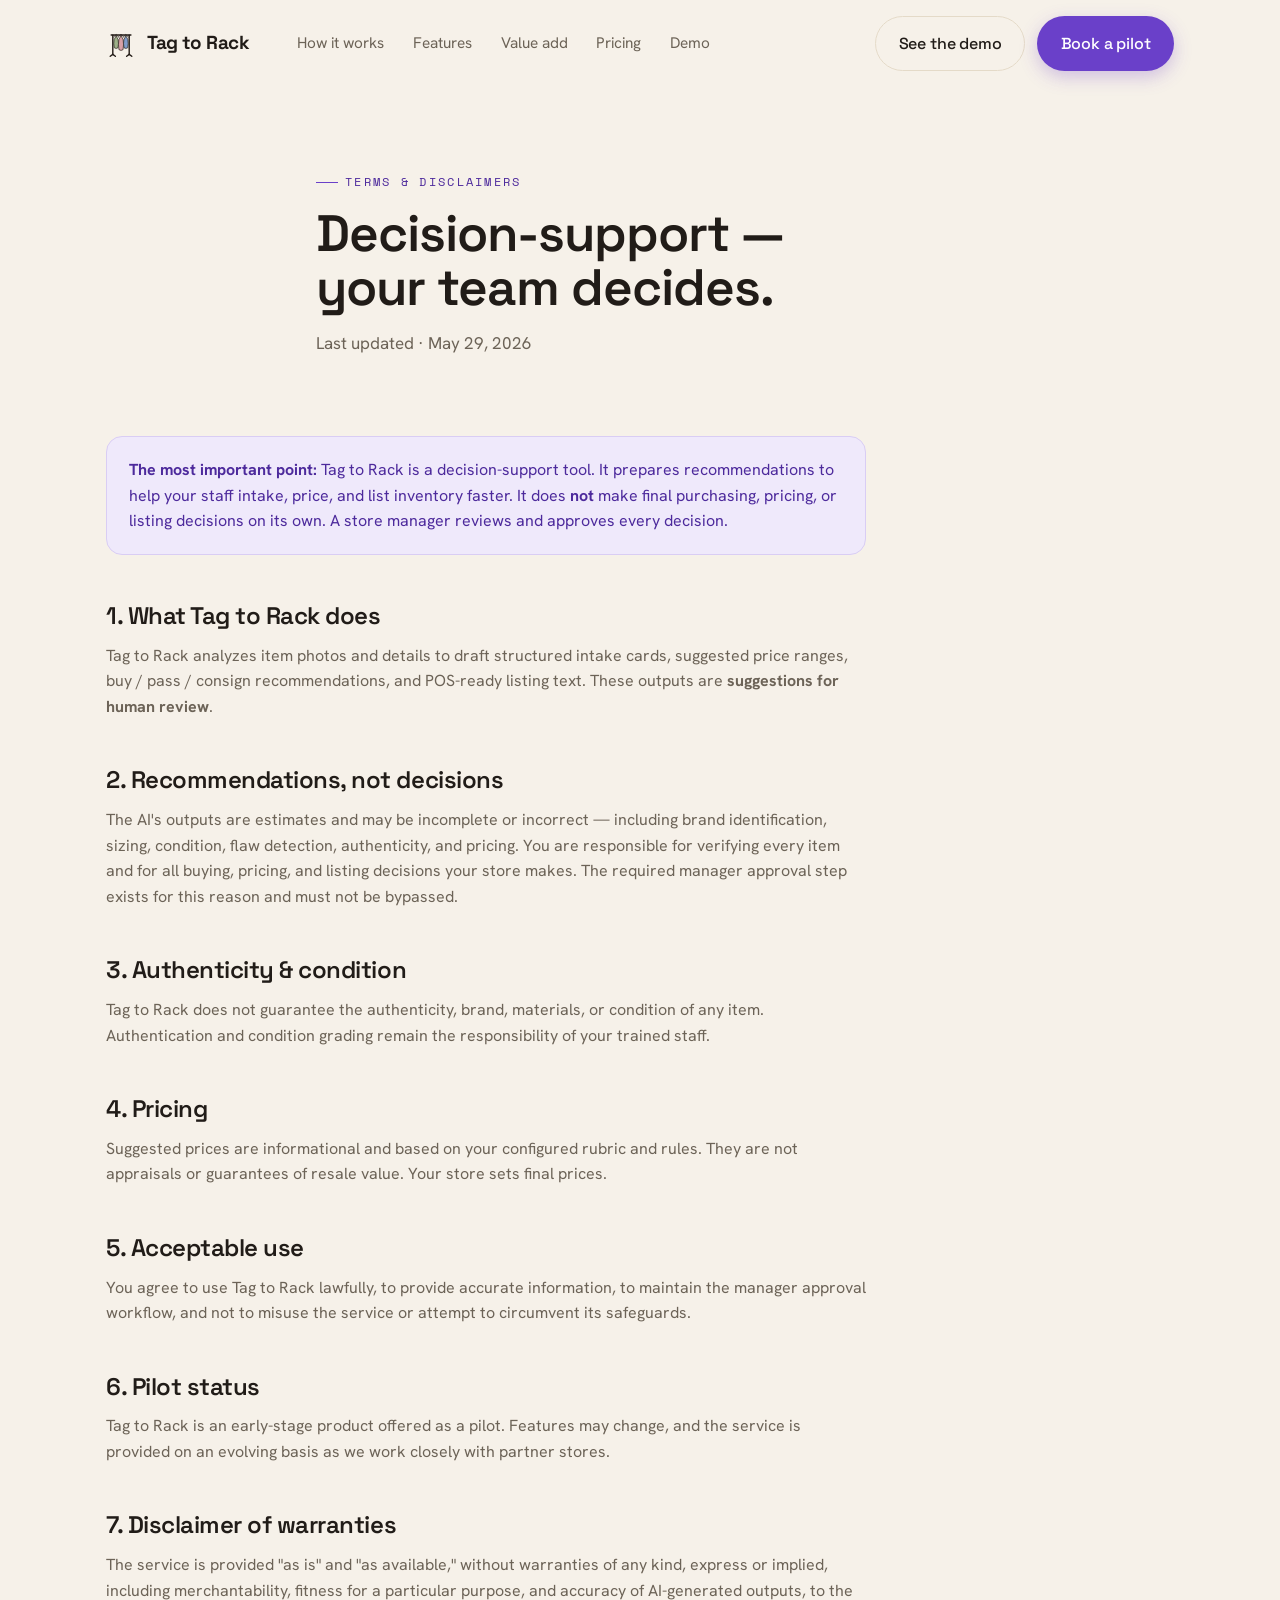
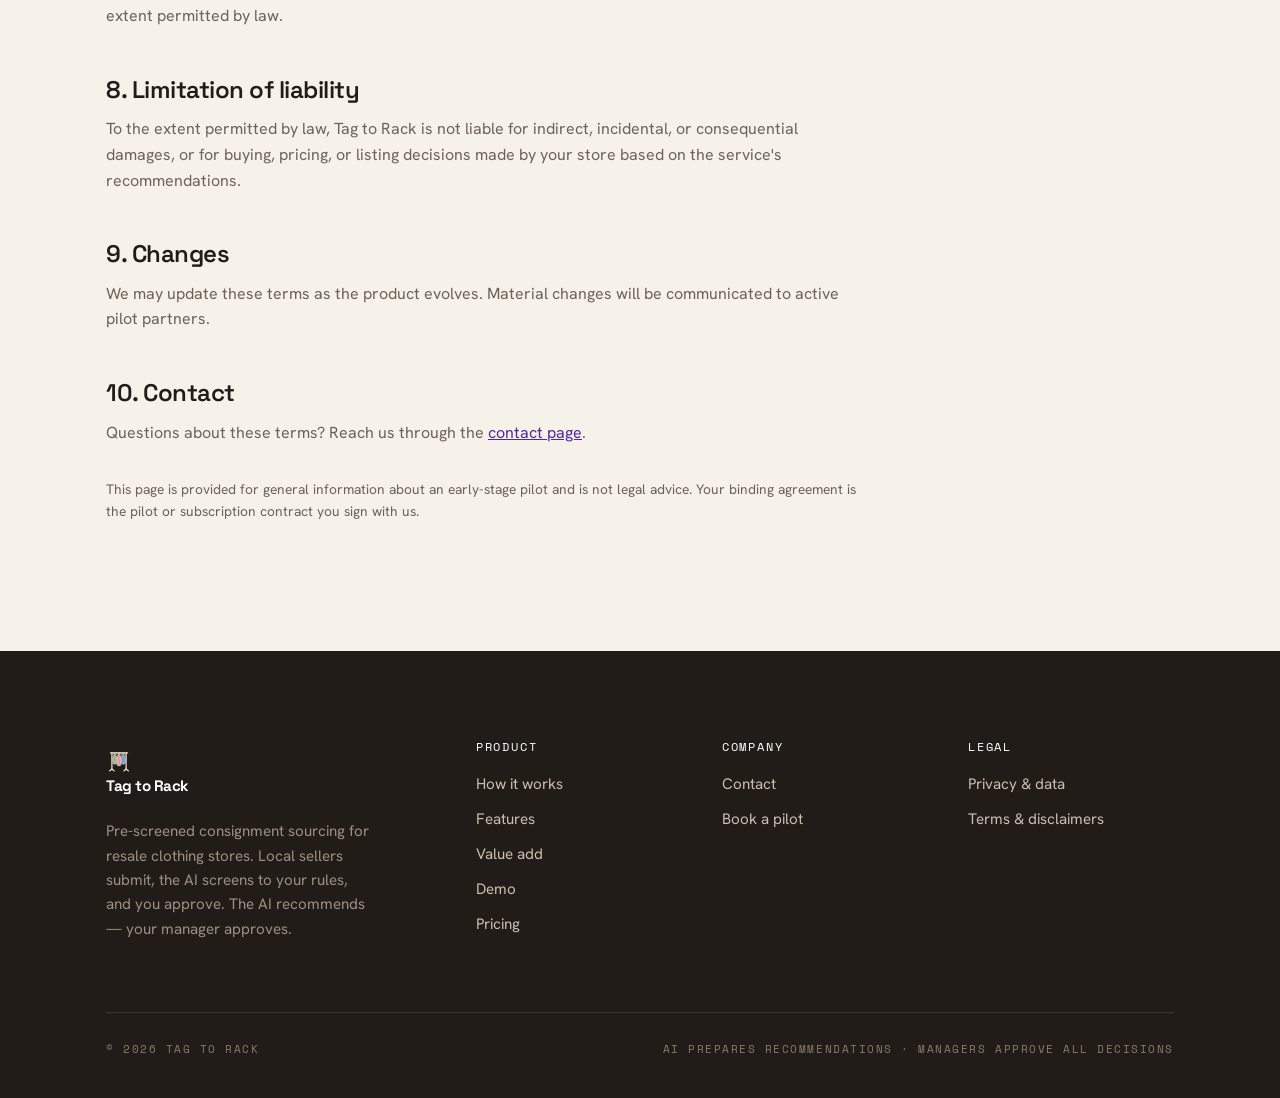
<file: terms.html>
<!DOCTYPE html>
<html lang="en">
<head>
<meta charset="UTF-8">
<meta name="viewport" content="width=device-width, initial-scale=1.0">
<title>Terms &amp; Disclaimers — Tag to Rack</title>
<meta name="description" content="Terms of use and important disclaimers for Tag to Rack. The AI provides decision-support recommendations; a manager approves all final decisions.">
<link rel="preconnect" href="https://fonts.googleapis.com">
<link rel="preconnect" href="https://fonts.gstatic.com" crossorigin>
<link href="https://fonts.googleapis.com/css2?family=Space+Grotesk:wght@400;500;600;700&family=Hanken+Grotesk:wght@400;500;600;700&family=Space+Mono:wght@400;700&display=swap" rel="stylesheet">
<link rel="stylesheet" href="assets/css/styles.css">
<link rel="stylesheet" href="assets/css/components.css?v=5">
<link rel="icon" href="/assets/img/logo-mark.svg" type="image/svg+xml">
<link rel="apple-touch-icon" href="/assets/img/logo-mark.svg">
<link rel="canonical" href="https://tagtorack.com/terms">
<meta property="og:type" content="website">
<meta property="og:site_name" content="Tag to Rack">
<meta property="og:title" content="Terms &amp; Disclaimers — Tag to Rack">
<meta property="og:description" content="Terms of use and important disclaimers for Tag to Rack. The AI provides decision-support recommendations; a manager approves all final decisions.">
<meta property="og:url" content="https://tagtorack.com/terms">
<meta property="og:image" content="https://tagtorack.com/screenshots/home-hero.png">
<meta name="twitter:card" content="summary_large_image">
<meta name="twitter:title" content="Terms &amp; Disclaimers — Tag to Rack">
<meta name="twitter:description" content="Terms of use and important disclaimers for Tag to Rack. The AI provides decision-support recommendations; a manager approves all final decisions.">
<meta name="twitter:image" content="https://tagtorack.com/screenshots/home-hero.png">
</head>
<body data-screen-label="Terms">

<header class="site-header">
  <nav class="nav">
    <a class="brand" href="/"><img class="logo-mark" src="assets/img/logo-mark.svg" alt="" width="30" height="33"> Tag&nbsp;to&nbsp;Rack</a>
    <div class="nav-links">
      <a href="how-it-works">How it works</a>
      <a href="features">Features</a>
      <a href="value-add">Value add</a>
      <a href="pricing">Pricing</a>
      <a href="demo">Demo</a>
    </div>
    <div class="nav-cta">
      <a class="btn btn-ghost" href="demo">See the demo</a>
      <a class="btn btn-primary" href="contact">Book a pilot</a>
    </div>
    <button class="nav-toggle" aria-label="Menu" aria-expanded="false"><span></span><span></span><span></span></button>
  </nav>
</header>

<section class="hero" style="padding-bottom:clamp(20px,3vw,40px);">
  <div class="wrap" style="max-width:760px;">
    <span class="eyebrow reveal">Terms &amp; Disclaimers</span>
    <h1 class="reveal" style="margin:.3em 0 .3em;font-size:clamp(2.2rem,4.5vw,3.2rem);">Decision-support — your team decides.</h1>
    <p class="updated reveal d1">Last updated · May 29, 2026</p>
  </div>
</section>

<section style="padding-top:clamp(10px,2vw,24px);">
  <div class="wrap">
    <div class="prose reveal">
      <div class="legal-note" style="margin-bottom:2em;"><p><strong>The most important point:</strong> Tag&nbsp;to&nbsp;Rack is a decision-support tool. It prepares recommendations to help your staff intake, price, and list inventory faster. It does <strong>not</strong> make final purchasing, pricing, or listing decisions on its own. A store manager reviews and approves every decision.</p></div>

      <h2>1. What Tag to Rack does</h2>
      <p>Tag&nbsp;to&nbsp;Rack analyzes item photos and details to draft structured intake cards, suggested price ranges, buy / pass / consign recommendations, and POS-ready listing text. These outputs are <strong>suggestions for human review</strong>.</p>

      <h2>2. Recommendations, not decisions</h2>
      <p>The AI's outputs are estimates and may be incomplete or incorrect — including brand identification, sizing, condition, flaw detection, authenticity, and pricing. You are responsible for verifying every item and for all buying, pricing, and listing decisions your store makes. The required manager approval step exists for this reason and must not be bypassed.</p>

      <h2>3. Authenticity &amp; condition</h2>
      <p>Tag&nbsp;to&nbsp;Rack does not guarantee the authenticity, brand, materials, or condition of any item. Authentication and condition grading remain the responsibility of your trained staff.</p>

      <h2>4. Pricing</h2>
      <p>Suggested prices are informational and based on your configured rubric and rules. They are not appraisals or guarantees of resale value. Your store sets final prices.</p>

      <h2>5. Acceptable use</h2>
      <p>You agree to use Tag&nbsp;to&nbsp;Rack lawfully, to provide accurate information, to maintain the manager approval workflow, and not to misuse the service or attempt to circumvent its safeguards.</p>

      <h2>6. Pilot status</h2>
      <p>Tag&nbsp;to&nbsp;Rack is an early-stage product offered as a pilot. Features may change, and the service is provided on an evolving basis as we work closely with partner stores.</p>

      <h2>7. Disclaimer of warranties</h2>
      <p>The service is provided "as is" and "as available," without warranties of any kind, express or implied, including merchantability, fitness for a particular purpose, and accuracy of AI-generated outputs, to the extent permitted by law.</p>

      <h2>8. Limitation of liability</h2>
      <p>To the extent permitted by law, Tag&nbsp;to&nbsp;Rack is not liable for indirect, incidental, or consequential damages, or for buying, pricing, or listing decisions made by your store based on the service's recommendations.</p>

      <h2>9. Changes</h2>
      <p>We may update these terms as the product evolves. Material changes will be communicated to active pilot partners.</p>

      <h2>10. Contact</h2>
      <p>Questions about these terms? Reach us through the <a href="contact" style="color:var(--violet-ink);text-decoration:underline;">contact page</a>.</p>

      <p class="muted" style="margin-top:2.4em;font-size:.86rem;">This page is provided for general information about an early-stage pilot and is not legal advice. Your binding agreement is the pilot or subscription contract you sign with us.</p>
    </div>
  </div>
</section>

<footer class="site-footer">
  <div class="wrap">
    <div class="footer-grid">
      <div class="footer-brand">
        <a class="brand" href="/"><img class="logo-mark" src="assets/img/logo-mark-light.svg" alt="" width="26" height="28"> Tag&nbsp;to&nbsp;Rack</a>
        <p>Pre-screened consignment sourcing for resale clothing stores. Local sellers submit, the AI screens to your rules, and you approve. The AI recommends — your manager approves.</p>
      </div>
      <div><h4>Product</h4><a href="how-it-works">How it works</a><a href="features">Features</a><a href="value-add">Value add</a><a href="demo">Demo</a><a href="pricing">Pricing</a></div>
      <div><h4>Company</h4><a href="contact">Contact</a><a href="contact">Book a pilot</a></div>
      <div><h4>Legal</h4><a href="privacy">Privacy &amp; data</a><a href="terms">Terms &amp; disclaimers</a></div>
    </div>
    <div class="footer-bottom">
      <span class="mono">© 2026 Tag to Rack</span>
      <span class="mono">AI prepares recommendations · managers approve all decisions</span>
    </div>
  </div>
</footer>

<script src="assets/js/site.js?v=4"></script>
</body>
</html>
</file>
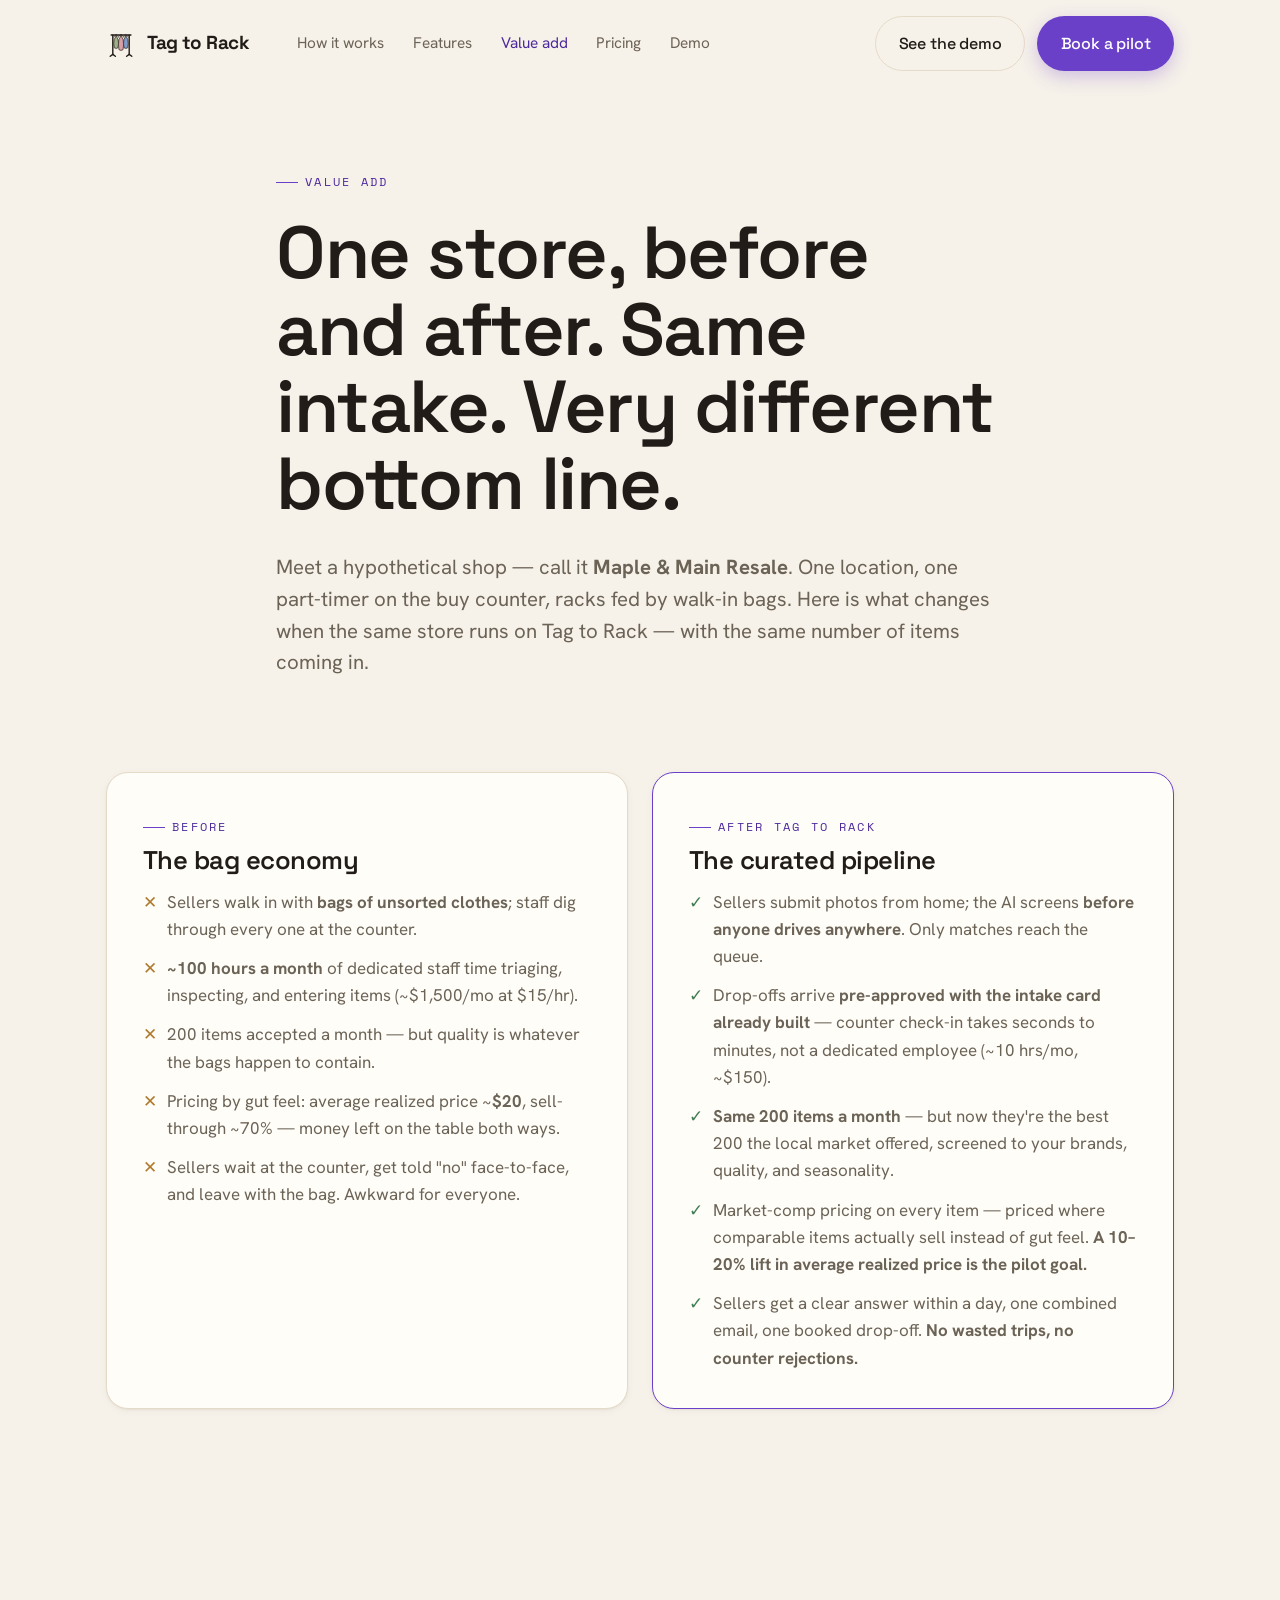
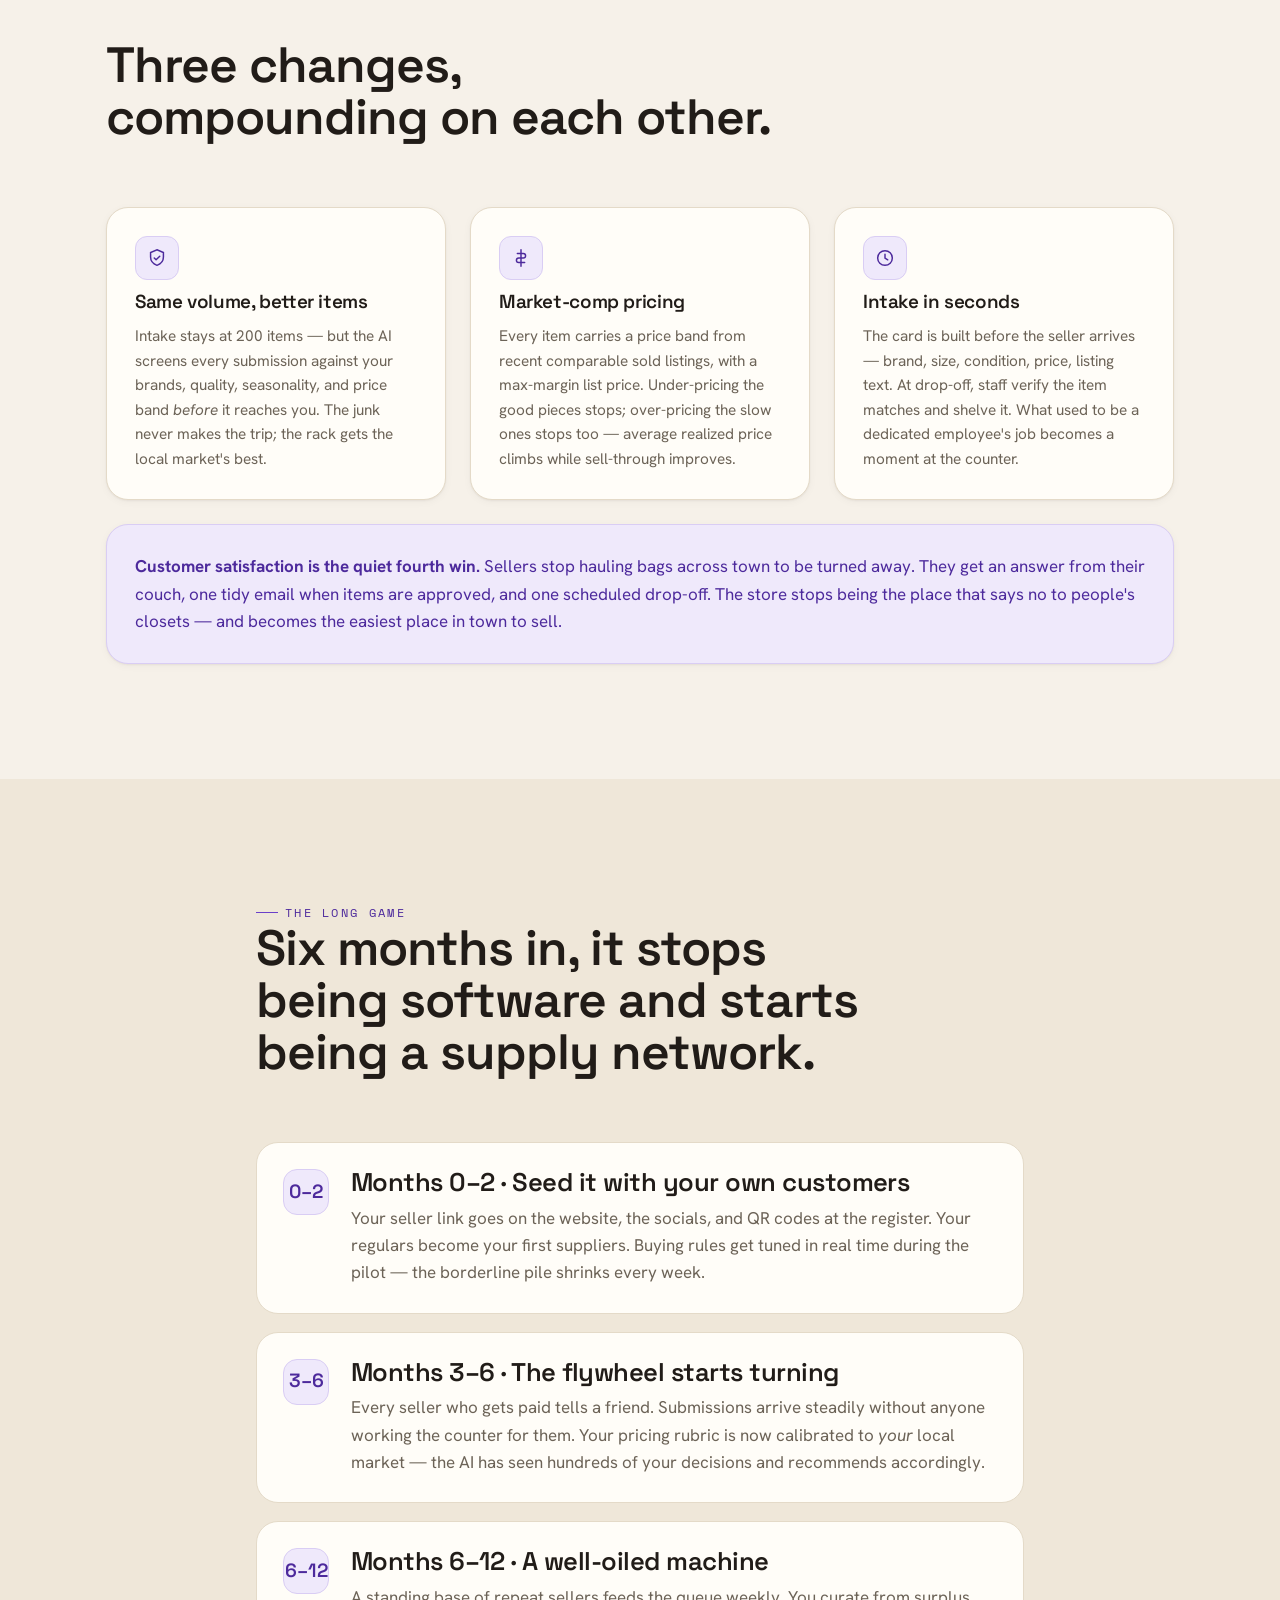
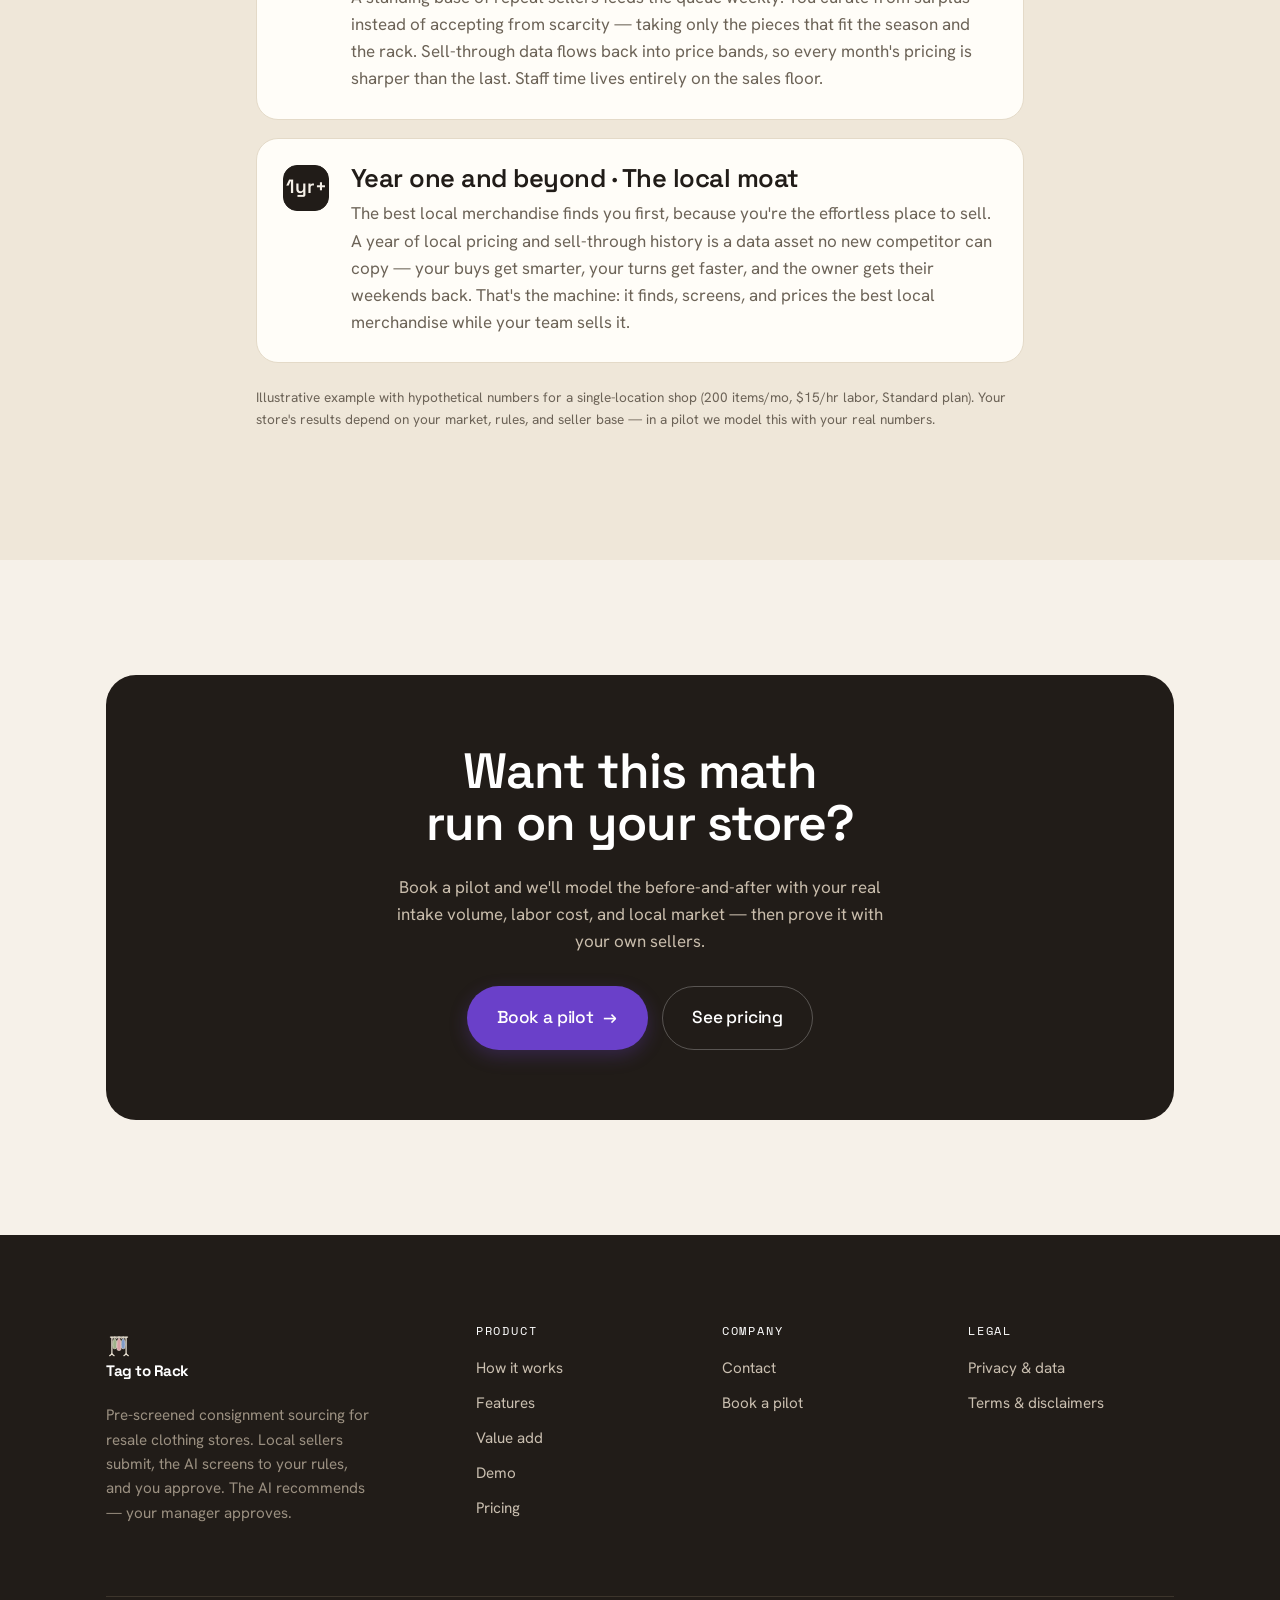
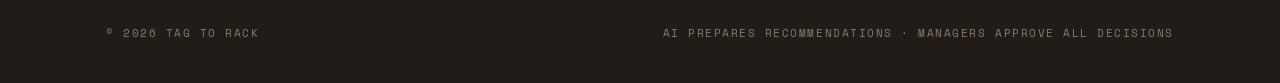
<file: value-add.html>
<!DOCTYPE html>
<html lang="en">
<head>
<meta charset="UTF-8">
<meta name="viewport" content="width=device-width, initial-scale=1.0">
<title>Value Add — Tag to Rack</title>
<meta name="description" content="A hypothetical consignment store, before and after Tag to Rack: same intake volume, better items, market-comp pricing, intake in seconds — and what the compounding looks like after 6+ months.">
<link rel="preconnect" href="https://fonts.googleapis.com">
<link rel="preconnect" href="https://fonts.gstatic.com" crossorigin>
<link href="https://fonts.googleapis.com/css2?family=Space+Grotesk:wght@400;500;600;700&family=Hanken+Grotesk:wght@400;500;600;700&family=Space+Mono:wght@400;700&display=swap" rel="stylesheet">
<link rel="stylesheet" href="assets/css/styles.css">
<link rel="stylesheet" href="assets/css/components.css?v=5">
<link rel="icon" href="/assets/img/logo-mark.svg" type="image/svg+xml">
<link rel="apple-touch-icon" href="/assets/img/logo-mark.svg">
<link rel="canonical" href="https://tagtorack.com/value-add">
<meta property="og:type" content="website">
<meta property="og:site_name" content="Tag to Rack">
<meta property="og:title" content="Value Add — Tag to Rack">
<meta property="og:description" content="Same intake volume, better items, market-comp pricing, intake in seconds. A before-and-after walkthrough of a hypothetical store.">
<meta property="og:url" content="https://tagtorack.com/value-add">
<meta property="og:image" content="https://tagtorack.com/screenshots/home-hero.png">
<meta name="twitter:card" content="summary_large_image">
<meta name="twitter:title" content="Value Add — Tag to Rack">
<meta name="twitter:description" content="Same intake volume, better items, market-comp pricing, intake in seconds. A before-and-after walkthrough of a hypothetical store.">
<meta name="twitter:image" content="https://tagtorack.com/screenshots/home-hero.png">
</head>
<body data-screen-label="Value Add">

<header class="site-header">
  <nav class="nav">
    <a class="brand" href="/"><img class="logo-mark" src="assets/img/logo-mark.svg" alt="" width="30" height="33"> Tag&nbsp;to&nbsp;Rack</a>
    <div class="nav-links">
      <a href="how-it-works">How it works</a>
      <a href="features">Features</a>
      <a href="value-add" class="active">Value add</a>
      <a href="pricing">Pricing</a>
      <a href="demo">Demo</a>
    </div>
    <div class="nav-cta">
      <a class="btn btn-ghost" href="demo">See the demo</a>
      <a class="btn btn-primary" href="contact">Book a pilot</a>
    </div>
    <button class="nav-toggle" aria-label="Menu" aria-expanded="false"><span></span><span></span><span></span></button>
  </nav>
</header>

<!-- PAGE HERO -->
<section class="hero" style="padding-bottom:clamp(28px,4vw,48px);">
  <div class="wrap" style="max-width:840px;">
    <span class="eyebrow reveal">Value add</span>
    <h1 class="reveal" style="margin:.3em 0 .4em;">One store, before and after. Same intake. Very different bottom line.</h1>
    <p class="lead reveal d1">Meet a hypothetical shop — call it <strong>Maple &amp; Main Resale</strong>. One location, one part-timer on the buy counter, racks fed by walk-in bags. Here is what changes when the same store runs on Tag&nbsp;to&nbsp;Rack — with the same number of items coming in.</p>
  </div>
</section>

<!-- BEFORE / AFTER -->
<section style="padding-top:clamp(12px,2vw,24px);">
  <div class="wrap">
    <div class="grid cols-2">
      <div class="card card-pad-lg reveal">
        <span class="eyebrow">Before</span>
        <h3 style="margin:.4em 0 .6em;">The bag economy</h3>
        <ul style="list-style:none;padding:0;margin:0;display:grid;gap:12px;">
          <li style="display:flex;gap:10px;"><span style="color:var(--warn);flex:none;">✕</span><span class="muted">Sellers walk in with <strong>bags of unsorted clothes</strong>; staff dig through every one at the counter.</span></li>
          <li style="display:flex;gap:10px;"><span style="color:var(--warn);flex:none;">✕</span><span class="muted"><strong>~100 hours a month</strong> of dedicated staff time triaging, inspecting, and entering items (~$1,500/mo at $15/hr).</span></li>
          <li style="display:flex;gap:10px;"><span style="color:var(--warn);flex:none;">✕</span><span class="muted">200 items accepted a month — but quality is whatever the bags happen to contain.</span></li>
          <li style="display:flex;gap:10px;"><span style="color:var(--warn);flex:none;">✕</span><span class="muted">Pricing by gut feel: average realized price ~<strong>$20</strong>, sell-through ~70% — money left on the table both ways.</span></li>
          <li style="display:flex;gap:10px;"><span style="color:var(--warn);flex:none;">✕</span><span class="muted">Sellers wait at the counter, get told "no" face-to-face, and leave with the bag. Awkward for everyone.</span></li>
        </ul>
      </div>
      <div class="card card-pad-lg reveal d1" style="border-color:var(--violet);">
        <span class="eyebrow" style="color:var(--violet-ink);">After Tag to Rack</span>
        <h3 style="margin:.4em 0 .6em;">The curated pipeline</h3>
        <ul style="list-style:none;padding:0;margin:0;display:grid;gap:12px;">
          <li style="display:flex;gap:10px;"><span style="color:var(--ok);flex:none;">✓</span><span class="muted">Sellers submit photos from home; the AI screens <strong>before anyone drives anywhere</strong>. Only matches reach the queue.</span></li>
          <li style="display:flex;gap:10px;"><span style="color:var(--ok);flex:none;">✓</span><span class="muted">Drop-offs arrive <strong>pre-approved with the intake card already built</strong> — counter check-in takes seconds to minutes, not a dedicated employee (~10 hrs/mo, ~$150).</span></li>
          <li style="display:flex;gap:10px;"><span style="color:var(--ok);flex:none;">✓</span><span class="muted"><strong>Same 200 items a month</strong> — but now they're the best 200 the local market offered, screened to your brands, quality, and seasonality.</span></li>
          <li style="display:flex;gap:10px;"><span style="color:var(--ok);flex:none;">✓</span><span class="muted">Market-comp pricing on every item — priced where comparable items actually sell instead of gut feel. <strong>A 10–20% lift in average realized price is the pilot goal.</strong></span></li>
          <li style="display:flex;gap:10px;"><span style="color:var(--ok);flex:none;">✓</span><span class="muted">Sellers get a clear answer within a day, one combined email, one booked drop-off. <strong>No wasted trips, no counter rejections.</strong></span></li>
        </ul>
      </div>
    </div>
  </div>
</section>

<!-- WHERE THE LIFT COMES FROM -->
<section>
  <div class="wrap">
    <div class="section-head reveal">
      <h2>Three changes, compounding on each other.</h2>
    </div>
    <div class="grid cols-3">
      <div class="card reveal"><div class="feature-card">
        <div class="ficon"><svg width="22" height="22" viewBox="0 0 24 24" fill="none"><path d="M12 3l7 3v5c0 4.4-3 7.6-7 9-4-1.4-7-4.6-7-9V6l7-3z" stroke="currentColor" stroke-width="1.6"/><path d="M9 12l2 2 4-4" stroke="currentColor" stroke-width="1.6" stroke-linecap="round" stroke-linejoin="round"/></svg></div>
        <h3>Same volume, better items</h3>
        <p>Intake stays at 200 items — but the AI screens every submission against your brands, quality, seasonality, and price band <em>before</em> it reaches you. The junk never makes the trip; the rack gets the local market's best.</p>
      </div></div>
      <div class="card reveal d1"><div class="feature-card">
        <div class="ficon"><svg width="22" height="22" viewBox="0 0 24 24" fill="none"><path d="M12 3v18M8 7h6.5a2.5 2.5 0 0 1 0 5H9.5a2.5 2.5 0 0 0 0 5H16" stroke="currentColor" stroke-width="1.6" stroke-linecap="round"/></svg></div>
        <h3>Market-comp pricing</h3>
        <p>Every item carries a price band from recent comparable sold listings, with a max-margin list price. Under-pricing the good pieces stops; over-pricing the slow ones stops too — average realized price climbs while sell-through improves.</p>
      </div></div>
      <div class="card reveal d2"><div class="feature-card">
        <div class="ficon"><svg width="22" height="22" viewBox="0 0 24 24" fill="none"><circle cx="12" cy="12" r="8" stroke="currentColor" stroke-width="1.6"/><path d="M12 8v4l3 2" stroke="currentColor" stroke-width="1.6" stroke-linecap="round"/></svg></div>
        <h3>Intake in seconds</h3>
        <p>The card is built before the seller arrives — brand, size, condition, price, listing text. At drop-off, staff verify the item matches and shelve it. What used to be a dedicated employee's job becomes a moment at the counter.</p>
      </div></div>
    </div>
    <div class="card reveal" style="margin-top:24px;background:var(--violet-soft);border-color:var(--violet-line);">
      <p style="margin:0;color:var(--violet-ink);"><strong>Customer satisfaction is the quiet fourth win.</strong> Sellers stop hauling bags across town to be turned away. They get an answer from their couch, one tidy email when items are approved, and one scheduled drop-off. The store stops being the place that says no to people's closets — and becomes the easiest place in town to sell.</p>
    </div>
  </div>
</section>

<!-- THE LONG GAME -->
<section style="background:var(--bg-2);">
  <div class="wrap" style="max-width:880px;">
    <div class="section-head reveal">
      <span class="eyebrow">The long game</span>
      <h2>Six months in, it stops being software and starts being a supply network.</h2>
    </div>
    <div class="steps">
      <div class="step reveal"><div class="num">0–2</div><div>
        <h3>Months 0–2 · Seed it with your own customers</h3>
        <p>Your seller link goes on the website, the socials, and QR codes at the register. Your regulars become your first suppliers. Buying rules get tuned in real time during the pilot — the borderline pile shrinks every week.</p>
      </div></div>
      <div class="step reveal d1"><div class="num">3–6</div><div>
        <h3>Months 3–6 · The flywheel starts turning</h3>
        <p>Every seller who gets paid tells a friend. Submissions arrive steadily without anyone working the counter for them. Your pricing rubric is now calibrated to <em>your</em> local market — the AI has seen hundreds of your decisions and recommends accordingly.</p>
      </div></div>
      <div class="step reveal d2"><div class="num">6–12</div><div>
        <h3>Months 6–12 · A well-oiled machine</h3>
        <p>A standing base of repeat sellers feeds the queue weekly. You curate from surplus instead of accepting from scarcity — taking only the pieces that fit the season and the rack. Sell-through data flows back into price bands, so every month's pricing is sharper than the last. Staff time lives entirely on the sales floor.</p>
      </div></div>
      <div class="step reveal is-approve"><div class="num">1yr+</div><div>
        <h3>Year one and beyond · The local moat</h3>
        <p>The best local merchandise finds you first, because you're the effortless place to sell. A year of local pricing and sell-through history is a data asset no new competitor can copy — your buys get smarter, your turns get faster, and the owner gets their weekends back. That's the machine: it finds, screens, and prices the best local merchandise while your team sells it.</p>
      </div></div>
    </div>
    <p class="muted reveal" style="margin-top:24px;font-size:.85rem;">Illustrative example with hypothetical numbers for a single-location shop (200 items/mo, $15/hr labor, Standard plan). Your store's results depend on your market, rules, and seller base — in a pilot we model this with your real numbers.</p>
  </div>
</section>

<!-- CTA -->
<section>
  <div class="wrap"><div class="cta-band reveal">
    <h2>Want this math run on your store?</h2>
    <p>Book a pilot and we'll model the before-and-after with your real intake volume, labor cost, and local market — then prove it with your own sellers.</p>
    <div class="hero-cta"><a class="btn btn-primary btn-lg" href="contact">Book a pilot <span class="arrow">→</span></a><a class="btn btn-ghost btn-lg" href="pricing">See pricing</a></div>
  </div></div>
</section>

<footer class="site-footer">
  <div class="wrap">
    <div class="footer-grid">
      <div class="footer-brand">
        <a class="brand" href="/"><img class="logo-mark" src="assets/img/logo-mark-light.svg" alt="" width="26" height="28"> Tag&nbsp;to&nbsp;Rack</a>
        <p>Pre-screened consignment sourcing for resale clothing stores. Local sellers submit, the AI screens to your rules, and you approve. The AI recommends — your manager approves.</p>
      </div>
      <div><h4>Product</h4><a href="how-it-works">How it works</a><a href="features">Features</a><a href="value-add">Value add</a><a href="demo">Demo</a><a href="pricing">Pricing</a></div>
      <div><h4>Company</h4><a href="contact">Contact</a><a href="contact">Book a pilot</a></div>
      <div><h4>Legal</h4><a href="privacy">Privacy &amp; data</a><a href="terms">Terms &amp; disclaimers</a></div>
    </div>
    <div class="footer-bottom">
      <span class="mono">© 2026 Tag to Rack</span>
      <span class="mono">AI prepares recommendations · managers approve all decisions</span>
    </div>
  </div>
</footer>

<script src="assets/js/site.js?v=4"></script>
</body>
</html>
</file>
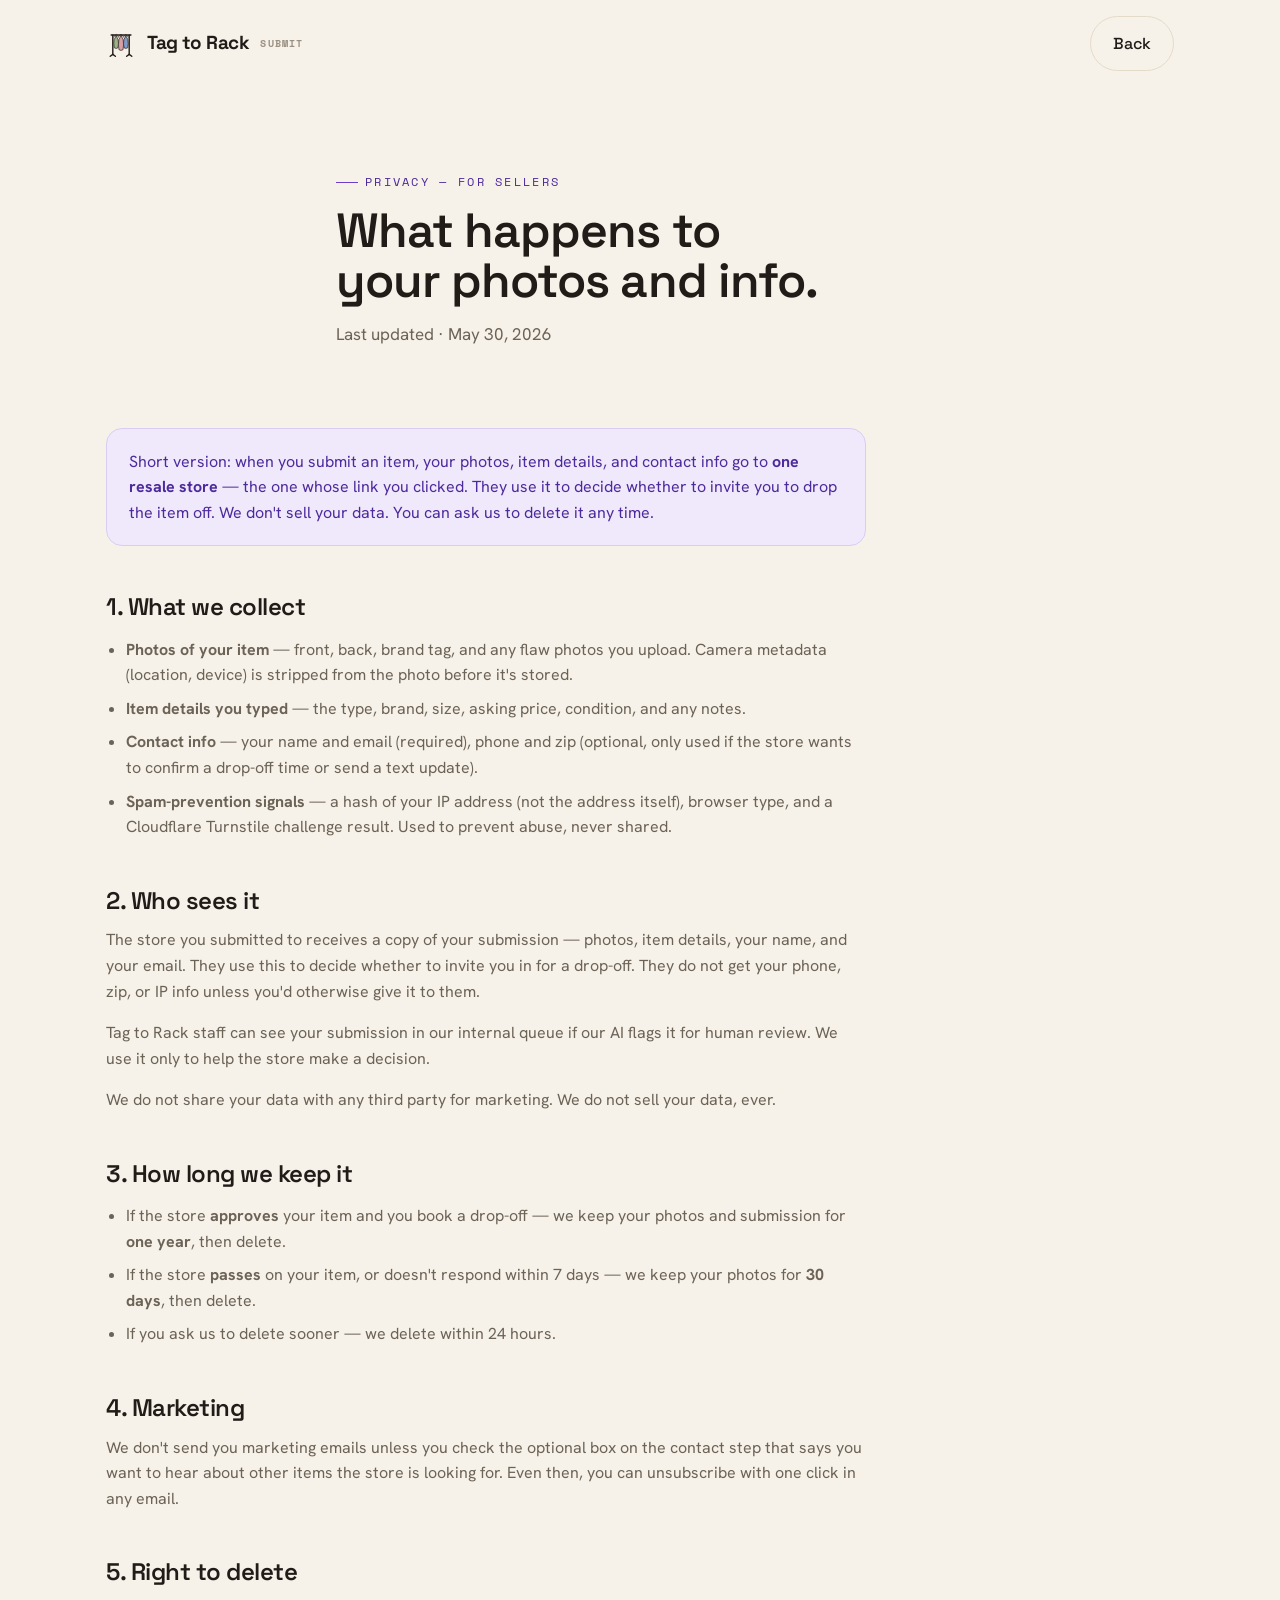
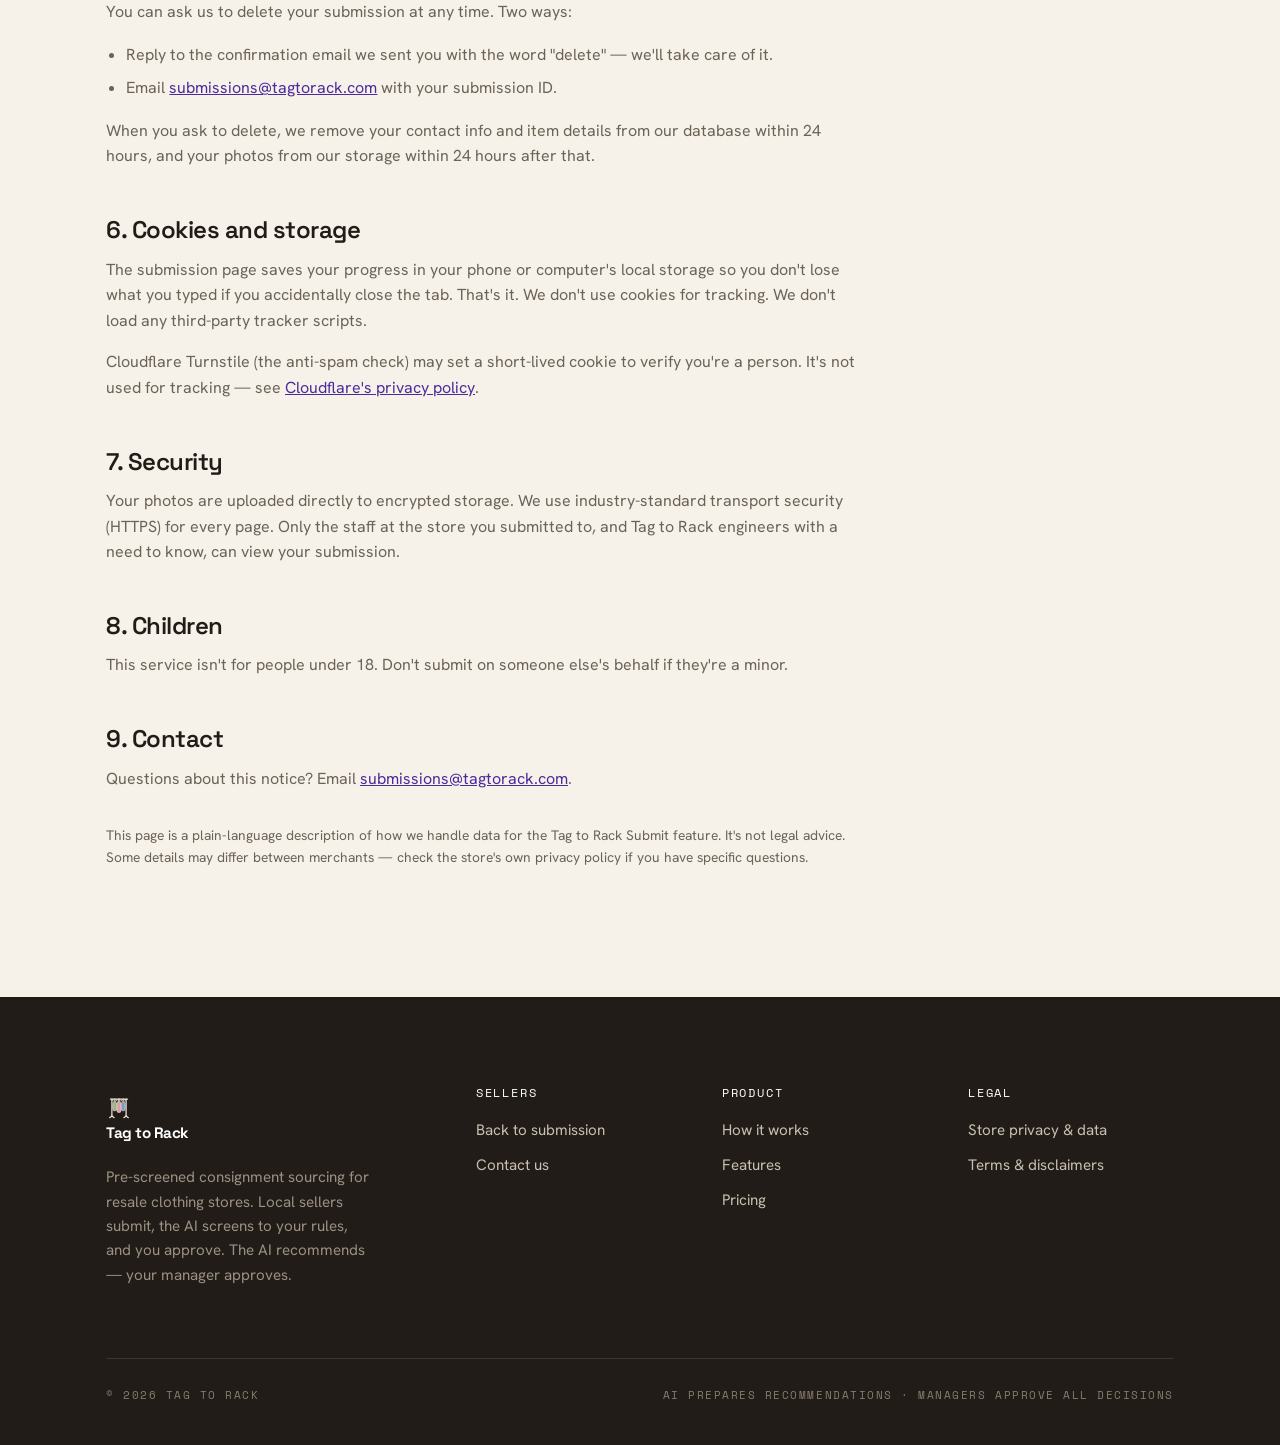
<file: submit/privacy.html>
<!DOCTYPE html>
<html lang="en">
<head>
<meta charset="UTF-8">
<meta name="viewport" content="width=device-width, initial-scale=1.0">
<title>Privacy notice for sellers — Tag to Rack Submit</title>
<meta name="description" content="What happens to your photos and contact info when you submit an item through Tag to Rack Submit.">
<meta name="robots" content="noindex">
<link rel="preconnect" href="https://fonts.googleapis.com">
<link rel="preconnect" href="https://fonts.gstatic.com" crossorigin>
<link href="https://fonts.googleapis.com/css2?family=Space+Grotesk:wght@400;500;600;700&family=Hanken+Grotesk:wght@400;500;600;700&family=Space+Mono:wght@400;700&display=swap" rel="stylesheet">
<link rel="stylesheet" href="/assets/css/styles.css">
<link rel="stylesheet" href="/assets/css/components.css">
<link rel="icon" href="/assets/img/logo-mark.svg" type="image/svg+xml">
<link rel="apple-touch-icon" href="/assets/img/logo-mark.svg">
</head>
<body data-screen-label="Submit privacy">

<header class="site-header">
  <nav class="nav">
    <a class="brand" href="/"><img class="logo-mark" src="/assets/img/logo-mark.svg" alt="" width="30" height="33"> Tag&nbsp;to&nbsp;Rack <small>Submit</small></a>
    <div class="nav-cta">
      <a class="btn btn-ghost btn-sm" href="javascript:history.back()">Back</a>
    </div>
  </nav>
</header>

<section class="hero" style="padding-bottom:clamp(20px,3vw,40px);">
  <div class="wrap" style="max-width:720px;">
    <span class="eyebrow">Privacy — for sellers</span>
    <h1 style="margin:.3em 0 .3em;font-size:clamp(2rem,4.5vw,3rem);">What happens to your photos and info.</h1>
    <p class="updated">Last updated · May 30, 2026</p>
  </div>
</section>

<section style="padding-top:clamp(10px,2vw,24px);">
  <div class="wrap">
    <div class="prose">

      <div class="legal-note" style="margin-bottom:2em;">
        <p>Short version: when you submit an item, your photos, item details, and contact info go to <strong>one resale store</strong> — the one whose link you clicked. They use it to decide whether to invite you to drop the item off. We don't sell your data. You can ask us to delete it any time.</p>
      </div>

      <h2>1. What we collect</h2>
      <ul>
        <li><strong>Photos of your item</strong> — front, back, brand tag, and any flaw photos you upload. Camera metadata (location, device) is stripped from the photo before it's stored.</li>
        <li><strong>Item details you typed</strong> — the type, brand, size, asking price, condition, and any notes.</li>
        <li><strong>Contact info</strong> — your name and email (required), phone and zip (optional, only used if the store wants to confirm a drop-off time or send a text update).</li>
        <li><strong>Spam-prevention signals</strong> — a hash of your IP address (not the address itself), browser type, and a Cloudflare Turnstile challenge result. Used to prevent abuse, never shared.</li>
      </ul>

      <h2>2. Who sees it</h2>
      <p>The store you submitted to receives a copy of your submission — photos, item details, your name, and your email. They use this to decide whether to invite you in for a drop-off. They do not get your phone, zip, or IP info unless you'd otherwise give it to them.</p>
      <p>Tag to Rack staff can see your submission in our internal queue if our AI flags it for human review. We use it only to help the store make a decision.</p>
      <p>We do not share your data with any third party for marketing. We do not sell your data, ever.</p>

      <h2>3. How long we keep it</h2>
      <ul>
        <li>If the store <strong>approves</strong> your item and you book a drop-off — we keep your photos and submission for <strong>one year</strong>, then delete.</li>
        <li>If the store <strong>passes</strong> on your item, or doesn't respond within 7 days — we keep your photos for <strong>30 days</strong>, then delete.</li>
        <li>If you ask us to delete sooner — we delete within 24 hours.</li>
      </ul>

      <h2>4. Marketing</h2>
      <p>We don't send you marketing emails unless you check the optional box on the contact step that says you want to hear about other items the store is looking for. Even then, you can unsubscribe with one click in any email.</p>

      <h2>5. Right to delete</h2>
      <p>You can ask us to delete your submission at any time. Two ways:</p>
      <ul>
        <li>Reply to the confirmation email we sent you with the word "delete" — we'll take care of it.</li>
        <li>Email <a href="mailto:submissions@tagtorack.com" style="color:var(--violet-ink);text-decoration:underline;">submissions@tagtorack.com</a> with your submission ID.</li>
      </ul>
      <p>When you ask to delete, we remove your contact info and item details from our database within 24 hours, and your photos from our storage within 24 hours after that.</p>

      <h2>6. Cookies and storage</h2>
      <p>The submission page saves your progress in your phone or computer's local storage so you don't lose what you typed if you accidentally close the tab. That's it. We don't use cookies for tracking. We don't load any third-party tracker scripts.</p>
      <p>Cloudflare Turnstile (the anti-spam check) may set a short-lived cookie to verify you're a person. It's not used for tracking — see <a href="https://www.cloudflare.com/privacypolicy/" rel="noopener" target="_blank" style="color:var(--violet-ink);text-decoration:underline;">Cloudflare's privacy policy</a>.</p>

      <h2>7. Security</h2>
      <p>Your photos are uploaded directly to encrypted storage. We use industry-standard transport security (HTTPS) for every page. Only the staff at the store you submitted to, and Tag to Rack engineers with a need to know, can view your submission.</p>

      <h2>8. Children</h2>
      <p>This service isn't for people under 18. Don't submit on someone else's behalf if they're a minor.</p>

      <h2>9. Contact</h2>
      <p>Questions about this notice? Email <a href="mailto:submissions@tagtorack.com" style="color:var(--violet-ink);text-decoration:underline;">submissions@tagtorack.com</a>.</p>

      <p class="muted" style="margin-top:2.4em;font-size:.86rem;">This page is a plain-language description of how we handle data for the Tag to Rack Submit feature. It's not legal advice. Some details may differ between merchants — check the store's own privacy policy if you have specific questions.</p>
    </div>
  </div>
</section>

<footer class="site-footer">
  <div class="wrap">
    <div class="footer-grid">
      <div class="footer-brand">
        <a class="brand" href="/"><img class="logo-mark" src="/assets/img/logo-mark-light.svg" alt="" width="26" height="28"> Tag&nbsp;to&nbsp;Rack</a>
        <p>Pre-screened consignment sourcing for resale clothing stores. Local sellers submit, the AI screens to your rules, and you approve. The AI recommends — your manager approves.</p>
      </div>
      <div><h4>Sellers</h4><a href="javascript:history.back()">Back to submission</a><a href="mailto:submissions@tagtorack.com">Contact us</a></div>
      <div><h4>Product</h4><a href="/how-it-works">How it works</a><a href="/features">Features</a><a href="/pricing">Pricing</a></div>
      <div><h4>Legal</h4><a href="/privacy">Store privacy &amp; data</a><a href="/terms">Terms &amp; disclaimers</a></div>
    </div>
    <div class="footer-bottom">
      <span class="mono">© 2026 Tag to Rack</span>
      <span class="mono">AI prepares recommendations · managers approve all decisions</span>
    </div>
  </div>
</footer>

</body>
</html>
</file>
<file: assets/css/styles.css>
/* =========================================================================
   TAG TO RACK — shared design system
   Warm boutique resale × precise AI tooling
   ========================================================================= */

:root {
  /* Warm neutrals */
  --bg:        #f6f1e9;   /* warm cream */
  --bg-2:      #efe7d9;   /* deeper cream, alt sections */
  --surface:   #fffdf8;   /* card */
  --surface-2: #faf6ee;   /* nested card */
  --ink:       #211c18;   /* warm near-black */
  --ink-soft:  #6c6357;   /* muted warm gray */
  --ink-faint: #9a9082;   /* faint warm gray */
  --line:      #e4dac8;   /* warm hairline */
  --line-soft: #efe7d8;

  /* Accents */
  --violet:      #6a40c9;  /* primary AI / action accent */
  --violet-ink:  #4d2a9c;  /* darker for text on light */
  --violet-soft: #efe9fb;  /* tint surface */
  --violet-line: #d9cdf4;
  --clay:        #b06a4f;  /* warm secondary, used sparingly */
  --clay-soft:   #f3e3da;

  /* Dark surfaces */
  --espresso:   #211c18;
  --espresso-2: #2b251f;
  --espresso-line: #3d352c;

  /* Status */
  --ok:   #3f7d54;
  --warn: #b07a2e;
  --stop: #b04a3f;

  /* Type */
  --display: "Space Grotesk", system-ui, sans-serif;
  --body:    "Hanken Grotesk", system-ui, sans-serif;
  --mono:    "Space Mono", ui-monospace, monospace;

  /* Geometry */
  --r-sm: 10px;
  --r:    16px;
  --r-lg: 22px;
  --r-xl: 30px;
  --shadow-sm: 0 1px 2px rgba(33,28,24,.05), 0 2px 8px rgba(33,28,24,.04);
  --shadow:    0 2px 6px rgba(33,28,24,.06), 0 12px 30px rgba(33,28,24,.07);
  --shadow-lg: 0 8px 24px rgba(33,28,24,.10), 0 30px 60px rgba(33,28,24,.10);

  --maxw: 1180px;
  --gutter: clamp(20px, 5vw, 56px);
}

* { box-sizing: border-box; }

html { scroll-behavior: smooth; }

body {
  margin: 0;
  font-family: var(--body);
  background: var(--bg);
  color: var(--ink);
  font-size: 17px;
  line-height: 1.6;
  -webkit-font-smoothing: antialiased;
  text-rendering: optimizeLegibility;
}

img { max-width: 100%; display: block; }
a { color: inherit; text-decoration: none; }

/* ---------- Typography ---------- */
h1, h2, h3, h4 {
  font-family: var(--display);
  font-weight: 600;
  line-height: 1.05;
  letter-spacing: -0.02em;
  margin: 0;
  color: var(--ink);
  text-wrap: balance;
}
h1 { font-size: clamp(2.6rem, 6vw, 4.6rem); }
h2 { font-size: clamp(2rem, 4vw, 3.1rem); }
h3 { font-size: clamp(1.3rem, 2vw, 1.6rem); }
p  { margin: 0 0 1em; color: var(--ink-soft); }
p.lead { font-size: clamp(1.1rem, 1.6vw, 1.35rem); color: var(--ink-soft); line-height: 1.55; }

.mono {
  font-family: var(--mono);
  font-size: .72rem;
  letter-spacing: .14em;
  text-transform: uppercase;
}

/* eyebrow */
.eyebrow {
  font-family: var(--mono);
  font-size: .72rem;
  letter-spacing: .2em;
  text-transform: uppercase;
  color: var(--violet-ink);
  display: inline-flex;
  align-items: center;
  gap: .6em;
}
.eyebrow::before {
  content: "";
  width: 22px; height: 1px;
  background: var(--violet);
  display: inline-block;
}
.eyebrow.center::before { display: none; }

/* ---------- Layout ---------- */
.wrap { max-width: var(--maxw); margin: 0 auto; padding-inline: var(--gutter); }
section { padding-block: clamp(64px, 9vw, 130px); }
.section-head { max-width: 720px; margin-bottom: clamp(40px, 5vw, 64px); }
.section-head.center { margin-inline: auto; text-align: center; }
.section-head p { margin-top: .9em; }

.grid { display: grid; gap: 24px; }
.cols-2 { grid-template-columns: repeat(2, 1fr); }
.cols-3 { grid-template-columns: repeat(3, 1fr); }
.cols-4 { grid-template-columns: repeat(4, 1fr); }

/* ---------- Buttons ---------- */
.btn {
  display: inline-flex;
  align-items: center;
  gap: .55em;
  font-family: var(--display);
  font-weight: 500;
  font-size: 1rem;
  letter-spacing: -0.01em;
  padding: .85em 1.4em;
  border-radius: 999px;
  border: 1px solid transparent;
  cursor: pointer;
  transition: transform .18s ease, background .18s ease, box-shadow .18s ease, border-color .18s;
  white-space: nowrap;
}
.btn:active { transform: translateY(1px); }
.btn-primary {
  background: var(--violet);
  color: #fff;
  box-shadow: 0 6px 18px rgba(106,64,201,.28);
}
.btn-primary:hover { background: var(--violet-ink); box-shadow: 0 10px 26px rgba(106,64,201,.34); }
.btn-ghost {
  background: transparent;
  color: var(--ink);
  border-color: var(--line);
}
.btn-ghost:hover { border-color: var(--ink); background: rgba(33,28,24,.03); }
.btn-dark {
  background: var(--ink);
  color: var(--bg);
}
.btn-dark:hover { background: #000; }
.btn-lg { padding: 1em 1.7em; font-size: 1.08rem; }
.btn .arrow { transition: transform .18s ease; }
.btn:hover .arrow { transform: translateX(3px); }

/* ---------- Tag chip (motif) ---------- */
.chip {
  display: inline-flex;
  align-items: center;
  gap: .5em;
  font-family: var(--mono);
  font-size: .68rem;
  letter-spacing: .12em;
  text-transform: uppercase;
  padding: .4em .8em .4em .7em;
  border-radius: 999px;
  background: var(--surface);
  border: 1px solid var(--line);
  color: var(--ink-soft);
}
.chip .dot { width: 6px; height: 6px; border-radius: 50%; background: var(--violet); }
.chip.violet { background: var(--violet-soft); border-color: var(--violet-line); color: var(--violet-ink); }
.chip.ok   { background: #eef5ef; border-color: #cfe2d4; color: var(--ok); }
.chip.warn { background: #f7efde; border-color: #e7d6b3; color: var(--warn); }
.chip.stop { background: #f7e7e4; border-color: #e7c6c0; color: var(--stop); }

/* ---------- Cards ---------- */
.card {
  background: var(--surface);
  border: 1px solid var(--line);
  border-radius: var(--r-lg);
  padding: 28px;
  box-shadow: var(--shadow-sm);
}
.card-pad-lg { padding: 36px; }

/* ---------- Header / Nav ---------- */
.site-header {
  position: sticky;
  top: 0;
  z-index: 50;
  background: color-mix(in srgb, var(--bg) 82%, transparent);
  backdrop-filter: saturate(140%) blur(14px);
  border-bottom: 1px solid transparent;
  transition: border-color .2s, background .2s;
}
.site-header.scrolled { border-color: var(--line); }
.nav {
  max-width: var(--maxw);
  margin: 0 auto;
  padding: 16px var(--gutter);
  display: flex;
  align-items: center;
  gap: 28px;
}
.brand {
  display: inline-flex;
  align-items: center;
  gap: .6em;
  font-family: var(--display);
  font-weight: 700;
  font-size: 1.18rem;
  letter-spacing: -0.03em;
  color: var(--ink);
}
.brand .tag-glyph { color: var(--violet); }
.brand .logo-mark { display: block; flex: none; width: 30px; height: auto; }
.footer-brand .brand .logo-mark { width: 26px; }
.brand small { font-family: var(--mono); font-size:.6rem; letter-spacing:.12em; color: var(--ink-faint); text-transform: uppercase; }
.nav-links {
  display: flex;
  align-items: center;
  gap: 4px;
  margin-left: 8px;
}
.nav-links a {
  font-size: .96rem;
  color: var(--ink-soft);
  padding: .5em .8em;
  border-radius: 999px;
  transition: color .15s, background .15s;
}
.nav-links a:hover { color: var(--ink); background: rgba(33,28,24,.04); }
.nav-links a.active { color: var(--violet-ink); }
.nav-cta { margin-left: auto; display: flex; align-items: center; gap: 12px; }
.nav-toggle {
  display: none;
  margin-left: auto;
  background: none; border: none; cursor: pointer;
  width: 42px; height: 42px;
  border-radius: 10px;
}
.nav-toggle span { display:block; width:20px; height:2px; background: var(--ink); margin: 4px auto; transition: .25s; }

@media (max-width: 900px) {
  .nav-links, .nav-cta .btn-ghost { display: none; }
  .nav-toggle { display: block; }
  .nav-cta { margin-left: 0; }
  body.nav-open .nav-links {
    display: flex;
    position: absolute;
    top: 100%; left: 0; right: 0;
    flex-direction: column;
    align-items: stretch;
    background: var(--surface);
    border-bottom: 1px solid var(--line);
    padding: 12px var(--gutter) 24px;
    gap: 4px;
  }
  body.nav-open .nav-links a { padding: .8em; font-size: 1.05rem; }
}

/* ---------- Footer ---------- */
.site-footer {
  background: var(--espresso);
  color: #cabfb0;
  padding-block: clamp(56px, 7vw, 90px) 40px;
}
.site-footer h4 { color: #fff; font-family: var(--mono); font-size:.72rem; letter-spacing:.16em; text-transform: uppercase; font-weight:400; margin-bottom: 1.2em; }
.footer-grid { display: grid; grid-template-columns: 1.6fr 1fr 1fr 1fr; gap: 40px; }
.footer-grid a { display:block; color:#cabfb0; padding: .35em 0; font-size:.95rem; transition: color .15s; }
.footer-grid a:hover { color: #fff; }
.footer-brand .brand { color: #fff; margin-bottom: 1em; }
.footer-brand p { color: #9b9081; max-width: 30ch; font-size: .95rem; }
.footer-bottom {
  border-top: 1px solid var(--espresso-line);
  margin-top: 56px; padding-top: 28px;
  display: flex; flex-wrap: wrap; gap: 16px; justify-content: space-between;
  font-size: .82rem; color: #877c6d;
}
.footer-bottom .mono { font-size:.68rem; }
@media (max-width: 760px) { .footer-grid { grid-template-columns: 1fr 1fr; } }

/* ---------- Disclaimer banner motif ---------- */
.trust-strip {
  display: inline-flex;
  align-items: center;
  gap: .7em;
  padding: .55em 1em .55em .8em;
  border-radius: 999px;
  background: var(--violet-soft);
  border: 1px solid var(--violet-line);
  color: var(--violet-ink);
  font-size: .9rem;
}
.trust-strip svg { flex: none; }

/* ---------- Scroll reveal ---------- */
.reveal { opacity: 0; transform: translateY(18px); transition: opacity .7s cubic-bezier(.2,.7,.3,1), transform .7s cubic-bezier(.2,.7,.3,1); }
.reveal.in { opacity: 1; transform: none; }
.reveal.d1 { transition-delay: .08s; }
.reveal.d2 { transition-delay: .16s; }
.reveal.d3 { transition-delay: .24s; }
@media (prefers-reduced-motion: reduce) {
  .reveal { opacity: 1 !important; transform: none !important; }
  html { scroll-behavior: auto; }
}

/* ---------- Striped image placeholder ---------- */
.ph {
  position: relative;
  background:
    repeating-linear-gradient(135deg, var(--line-soft) 0 10px, transparent 10px 20px),
    var(--surface-2);
  border: 1px solid var(--line);
  border-radius: var(--r);
  display: grid;
  place-content: center;
  color: var(--ink-faint);
  font-family: var(--mono);
  font-size: .68rem;
  letter-spacing: .12em;
  text-transform: uppercase;
  text-align: center;
  overflow: hidden;
}

/* ---------- Utilities ---------- */
.center { text-align: center; }
.muted { color: var(--ink-soft); }
.divider { height: 1px; background: var(--line); border: 0; margin: 0; }
.kicker-row { display:flex; flex-wrap:wrap; gap: 10px; }
.stack-sm > * + * { margin-top: 10px; }
@media (max-width: 860px) {
  .cols-2, .cols-3, .cols-4 { grid-template-columns: 1fr; }
  .cols-4.keep-2, .cols-3.keep-2 { grid-template-columns: 1fr 1fr; }
}
</file>
<file: assets/css/components.css>
/* =========================================================================
   TAG TO RACK — page components
   (hero · intake demo · steps · features · pricing · faq · forms)
   ========================================================================= */

/* ---------------- HERO ---------------- */
.hero { padding-top: clamp(40px, 6vw, 76px); padding-bottom: clamp(48px, 6vw, 90px); position: relative; overflow: hidden; }
.hero-grid {
  display: grid;
  grid-template-columns: 1.05fr .95fr;
  gap: clamp(32px, 5vw, 72px);
  align-items: center;
}
.hero-copy h1 { margin-bottom: .35em; }
.hero-copy .lead { max-width: 34ch; margin-bottom: 1.8em; }
.hero-cta { display: flex; flex-wrap: wrap; gap: 14px; align-items: center; }
.hero-eyebrow { margin-bottom: 1.4em; }
.hero-trust { margin-top: 2.2em; display: flex; flex-wrap: wrap; gap: 10px 22px; align-items: center; }
.hero-trust .item { display:flex; align-items:center; gap:.5em; font-size:.9rem; color: var(--ink-soft); }
.hero-trust .item svg { color: var(--violet); flex:none; }
.hero-bg-tag {
  position: absolute; right: -6%; top: -10%;
  width: 420px; height: 420px; opacity: .5;
  background: radial-gradient(circle at 30% 30%, var(--violet-soft), transparent 62%);
  filter: blur(8px); pointer-events: none; z-index: 0;
}
@media (max-width: 920px) {
  .hero-grid { grid-template-columns: 1fr; }
  .hero-copy .lead { max-width: 50ch; }
}

/* ---------------- INTAKE DEMO ---------------- */
.intake-demo {
  display: grid;
  grid-template-columns: 0.84fr 1.16fr;
  gap: 22px;
  background: var(--surface);
  border: 1px solid var(--line);
  border-radius: var(--r-xl);
  padding: 22px;
  box-shadow: var(--shadow-lg);
  position: relative;
}
.intake-demo .demo-col-head {
  display:flex; align-items:center; justify-content:space-between;
  margin-bottom: 14px;
}
.intake-demo .demo-col-head .mono { color: var(--ink-faint); }

/* photo column */
.demo-photos { display: grid; gap: 12px; }
.demo-photo {
  position: relative;
  aspect-ratio: 4 / 3;
  border-radius: var(--r);
  overflow: hidden;
  background:
    repeating-linear-gradient(135deg, var(--line-soft) 0 9px, transparent 9px 18px),
    var(--surface-2);
  border: 1px dashed var(--line);
  display: grid; place-items: center;
  transition: border-color .3s;
}
.demo-photo .slot-label {
  font-family: var(--mono); font-size:.62rem; letter-spacing:.14em; text-transform: uppercase;
  color: var(--ink-faint); z-index: 2; display:flex; flex-direction:column; align-items:center; gap:4px;
}
.demo-photo .slot-label small { opacity:.7; letter-spacing:.1em; }
.demo-photo-img {
  position: absolute; inset: 0; opacity: 0; transform: scale(1.04);
  transition: opacity .5s ease, transform .6s ease;
}
.demo-photo .cap-badge {
  position: absolute; top: 8px; right: 8px; z-index: 3;
  width: 22px; height: 22px; border-radius: 50%;
  background: var(--ok); color: #fff; display: grid; place-items: center;
  opacity: 0; transform: scale(.5); transition: .3s;
}
.demo-photo.captured { border-style: solid; border-color: transparent; }
.demo-photo.captured .demo-photo-img { opacity: 1; transform: none; }
.demo-photo.captured .slot-label { opacity: 0; }
.demo-photo.captured .cap-badge { opacity: 1; transform: none; }
/* faux garment fields */
.img-blouse  { background: #ebe8da url("/assets/img/demo-blouse-front.svg?v=3") center/cover no-repeat; }
.img-blouse2 { background: #e8e5d6 url("/assets/img/demo-blouse-back.svg?v=3") center/cover no-repeat; }
.img-tag     { background: #ebe8da url("/assets/img/demo-tag.svg?v=3") center/cover no-repeat; }

/* card column */
.demo-card { position: relative; display: flex; flex-direction: column; }
.demo-card-inner {
  background: var(--surface-2);
  border: 1px solid var(--line);
  border-radius: var(--r-lg);
  padding: 20px;
  position: relative;
  overflow: hidden;
  flex: 1;
}
.demo-scan {
  position: absolute; left: 0; right: 0; top: 0; height: 70px;
  background: linear-gradient(180deg, color-mix(in srgb, var(--violet) 22%, transparent), transparent);
  border-bottom: 2px solid var(--violet);
  opacity: 0; transform: translateY(-80px);
  pointer-events: none; z-index: 5;
}
.demo-scan.on { opacity: 1; animation: scanSweep 1.1s ease-in-out infinite; }
@keyframes scanSweep {
  0% { transform: translateY(-70px); }
  100% { transform: translateY(420px); }
}

.demo-card-top { display:flex; align-items:center; justify-content:space-between; gap:12px; margin-bottom: 16px; }
.demo-card-top .title { display:flex; align-items:center; gap:10px; }
.demo-card-top .title strong { font-family: var(--display); font-size:1.02rem; letter-spacing:-.01em; }
.demo-conf { min-width: 120px; }
.demo-conf .mono { display:flex; justify-content:space-between; color: var(--ink-faint); margin-bottom:5px; }
.demo-conf-track { height: 6px; border-radius: 999px; background: var(--line); overflow: hidden; }
.demo-conf-fill { height: 100%; width: 0; background: linear-gradient(90deg, var(--violet), #8d6ce0); border-radius:999px; transition: width .5s ease; }

.demo-fields { display: grid; grid-template-columns: 1fr 1fr; gap: 10px 18px; }
.demo-field {
  opacity: 0; transform: translateY(8px); filter: blur(4px);
  transition: opacity .45s ease, transform .45s ease, filter .45s ease;
  border-bottom: 1px solid var(--line-soft);
  padding-bottom: 8px;
}
.demo-field.revealed { opacity: 1; transform: none; filter: none; }
.demo-field.span-2 { grid-column: 1 / -1; }
.demo-field .k { font-family: var(--mono); font-size:.6rem; letter-spacing:.14em; text-transform: uppercase; color: var(--ink-faint); display:block; margin-bottom: 3px; }
.demo-field .v { font-size: .98rem; color: var(--ink); font-weight: 500; }
.demo-field .v .flag { color: var(--warn); }

.demo-suggestion {
  margin-top: 16px; display: flex; align-items: center; gap: 12px; flex-wrap: wrap;
  opacity: 0; transform: translateY(8px); transition: .45s ease;
}
.demo-suggestion.revealed { opacity:1; transform:none; }
.demo-suggestion .price { font-family: var(--display); font-size: 1.4rem; font-weight: 600; letter-spacing:-.02em; }
.demo-suggestion .price small { font-size: .8rem; color: var(--ink-faint); font-weight: 400; font-family: var(--mono); }
.demo-suggestion .demo-comps { flex-basis: 100%; font-size: .8rem; color: var(--ink-soft); margin-top: 2px; }
.demo-suggestion .demo-comps b { color: var(--ink); font-weight: 600; }
.demo-fineprint { margin: 10px 2px 0; font-size: .63rem; color: var(--ink-faint); line-height: 1.45; }

.demo-pos {
  margin-top: 14px; padding: 14px; border-radius: var(--r-sm);
  background: var(--surface); border: 1px solid var(--line);
  opacity: 0; transform: translateY(8px); transition: .45s ease;
}
.demo-pos.revealed { opacity:1; transform:none; }
.demo-pos .k { font-family: var(--mono); font-size:.58rem; letter-spacing:.14em; text-transform:uppercase; color: var(--ink-faint); display:block; margin-bottom:5px; }
.demo-pos .pos-title { font-weight:600; font-size:.95rem; margin-bottom: 6px; }
.demo-pos .pos-desc { font-size:.85rem; color: var(--ink-soft); line-height:1.5; }

.demo-approval {
  margin-top: 16px; padding: 14px 16px; border-radius: var(--r);
  background: var(--violet-soft); border: 1px solid var(--violet-line);
  opacity: 0; transform: translateY(8px); transition: .45s ease;
}
.demo-approval.revealed { opacity:1; transform:none; }
.demo-approval .ap-label { display:flex; align-items:center; gap:8px; font-size:.86rem; color: var(--violet-ink); margin-bottom: 12px; font-weight:500; }
.demo-approval .ap-btns { display:flex; gap:8px; flex-wrap: wrap; }
.demo-approval .ap-btn {
  font-family: var(--display); font-size:.9rem; font-weight:500;
  padding:.55em 1.1em; border-radius:999px; cursor:pointer; border:1px solid transparent; transition:.18s;
}
.demo-approval .ap-approve { background: var(--violet); color:#fff; }
.demo-approval .ap-approve:hover { background: var(--violet-ink); }
.demo-approval .ap-adjust { background: transparent; border-color: var(--violet-line); color: var(--violet-ink); }
.demo-approval .ap-adjust:hover { background: #fff; }
.demo-approval .ap-pass { background: transparent; border-color: var(--violet-line); color: var(--ink-soft); }
.demo-approval.pulse .ap-approve { animation: apPulse 1.6s ease-in-out 2; }
@keyframes apPulse { 0%,100%{ box-shadow: 0 0 0 0 rgba(106,64,201,.4);} 50%{ box-shadow: 0 0 0 8px rgba(106,64,201,0);} }
.demo-approval.approved { background: #eef5ef; border-color:#cfe2d4; }
.demo-approval.approved .ap-label { color: var(--ok); }
.demo-approval.approved .ap-btns { display:none; }

.demo-status { font-family: var(--mono); font-size:.66rem; letter-spacing:.1em; text-transform:uppercase; color: var(--ink-faint); display:inline-flex; align-items:center; gap:7px; }
.demo-status::before { content:""; width:7px; height:7px; border-radius:50%; background: var(--ink-faint); }
.demo-status.scanning::before { background: var(--violet); animation: blink 1s infinite; }
.demo-status.warn::before { background: var(--warn); }
.demo-status.ok::before { background: var(--ok); }
@keyframes blink { 50% { opacity: .25; } }

.demo-footer { display:flex; align-items:center; justify-content:space-between; margin-top: 16px; gap: 12px; }
.demo-replay {
  display:inline-flex; align-items:center; gap:7px; font-family: var(--mono); font-size:.66rem; letter-spacing:.1em; text-transform:uppercase;
  background:none; border:1px solid var(--line); border-radius:999px; padding:.5em .9em; cursor:pointer; color: var(--ink-soft); transition:.18s;
}
.demo-replay:hover { border-color: var(--ink); color: var(--ink); }

@media (max-width: 760px) {
  .intake-demo { grid-template-columns: 1fr; }
  .demo-photos { grid-template-columns: 1fr 1fr 1fr; }
  .demo-fields { grid-template-columns: 1fr; }
}

/* ---------------- STEPS ---------------- */
.steps { counter-reset: step; display: grid; gap: 18px; }
.step {
  display: grid; grid-template-columns: auto 1fr; gap: 22px; align-items: start;
  padding: 26px; background: var(--surface); border: 1px solid var(--line); border-radius: var(--r-lg);
}
.step .num {
  width: 46px; height: 46px; border-radius: 14px; display: grid; place-items: center;
  background: var(--violet-soft); color: var(--violet-ink); font-family: var(--display); font-weight: 600; font-size: 1.2rem;
  border: 1px solid var(--violet-line);
}
.step h3 { margin-bottom: .35em; }
.step p { margin: 0; }
.step.is-approve .num { background: var(--ink); color: var(--bg); border-color: var(--ink); }

/* ---------------- FEATURE CARDS ---------------- */
.feature-card { display:flex; flex-direction: column; gap: 12px; height: 100%; }
.feature-card .ficon {
  width: 44px; height: 44px; border-radius: 12px; display: grid; place-items: center;
  background: var(--violet-soft); color: var(--violet-ink); border: 1px solid var(--violet-line);
}
.feature-card h3 { font-size: 1.18rem; }
.feature-card p { margin: 0; font-size: .96rem; }
.feature-num { font-family: var(--mono); font-size:.62rem; letter-spacing:.14em; color: var(--ink-faint); }

/* ---------------- PRICING ---------------- */
.billing-toggle { display:inline-flex; gap:4px; padding:4px; border:1px solid var(--line); border-radius:999px; background: var(--surface); }
.billing-toggle button { font-family: var(--display); font-size:.9rem; font-weight:500; padding:.5em 1.1em; border-radius:999px; border:none; background:none; cursor:pointer; color: var(--ink-soft); transition:.18s; }
.billing-toggle button.active { background: var(--ink); color: var(--bg); }
.price-grid { display:grid; grid-template-columns: repeat(3, 1fr); gap: 22px; align-items: stretch; }
.price-card { display:flex; flex-direction:column; }
.price-card.featured { border-color: var(--violet); box-shadow: 0 10px 30px rgba(106,64,201,.16); position: relative; }
.price-card .plan-name { font-family: var(--mono); font-size:.66rem; letter-spacing:.16em; text-transform:uppercase; color: var(--ink-faint); }
.price-card .amount { font-family: var(--display); font-size: 2.6rem; font-weight: 600; letter-spacing:-.03em; margin: 12px 0 2px; }
.price-card .amount small { font-size: .9rem; color: var(--ink-faint); font-family: var(--mono); font-weight: 400; letter-spacing:0; }
.price-card .plan-desc { font-size:.92rem; min-height: 42px; }
.price-card ul { list-style:none; padding:0; margin: 20px 0 24px; display:grid; gap:11px; }
.price-card li { display:flex; gap:10px; font-size:.93rem; color: var(--ink-soft); align-items:flex-start; }
.price-card li svg { color: var(--violet); flex:none; margin-top:3px; }
.price-card .btn { margin-top: auto; justify-content:center; }
.price-card .featured-flag { position:absolute; top:-12px; left:50%; transform:translateX(-50%); }
@media (max-width: 860px){ .price-grid { grid-template-columns: 1fr; } }

/* ---------------- FAQ ---------------- */
.faq-list { display:grid; gap: 0; border-top: 1px solid var(--line); }
.faq-item { border-bottom: 1px solid var(--line); }
.faq-q { display:flex; align-items:center; justify-content:space-between; gap:16px; padding: 22px 4px; cursor:pointer; font-family: var(--display); font-weight:500; font-size:1.1rem; }
.faq-q .pm { position:relative; width:18px; height:18px; flex:none; }
.faq-q .pm::before, .faq-q .pm::after { content:""; position:absolute; background: var(--violet); border-radius:2px; transition:.25s; }
.faq-q .pm::before { left:0; right:0; top:8px; height:2px; }
.faq-q .pm::after { top:0; bottom:0; left:8px; width:2px; }
.faq-item.open .pm::after { transform: rotate(90deg); opacity:0; }
.faq-a { max-height:0; overflow:hidden; transition: max-height .3s ease; }
.faq-item.open .faq-a { max-height: 320px; }
.faq-a p { padding: 0 4px 24px; margin:0; max-width: 70ch; }

/* ---------------- FORMS ---------------- */
.form-grid { display:grid; grid-template-columns: 1fr 1fr; gap: 16px; }
.field { display:flex; flex-direction:column; gap:7px; }
.field.span-2 { grid-column: 1 / -1; }
.field label { font-family: var(--mono); font-size:.62rem; letter-spacing:.12em; text-transform:uppercase; color: var(--ink-soft); }
.field input, .field select, .field textarea {
  font-family: var(--body); font-size:1rem; color: var(--ink);
  background: var(--surface); border:1px solid var(--line); border-radius: var(--r-sm);
  padding:.8em .9em; transition: border-color .15s, box-shadow .15s;
}
.field input:focus, .field select:focus, .field textarea:focus {
  outline:none; border-color: var(--violet); box-shadow: 0 0 0 3px var(--violet-soft);
}
.field textarea { resize: vertical; min-height: 110px; }
.form-success { display:none; text-align:center; padding: 30px 0; }
.form-success .check { width:58px; height:58px; border-radius:50%; background: var(--ok); color:#fff; display:grid; place-items:center; margin: 0 auto 18px; }
@media (max-width: 700px){ .form-grid { grid-template-columns: 1fr; } }

/* ---------------- CTA BAND ---------------- */
.cta-band {
  background: var(--espresso); color: var(--bg); border-radius: var(--r-xl);
  padding: clamp(36px, 6vw, 70px); text-align:center; position: relative; overflow: hidden;
}
.cta-band h2 { color: #fff; max-width: 18ch; margin: 0 auto .5em; }
.cta-band p { color: #c9bdac; max-width: 50ch; margin: 0 auto 1.8em; }
.cta-band .hero-cta { justify-content:center; }
.cta-band .btn-ghost { color:#fff; border-color: rgba(255,255,255,.25); }
.cta-band .btn-ghost:hover { border-color:#fff; background: rgba(255,255,255,.06); }

/* ---------------- LEGAL / PROSE ---------------- */
.prose { max-width: 760px; }
.prose h2 { font-size: 1.5rem; margin-top: 2em; margin-bottom: .6em; }
.prose h3 { font-size: 1.12rem; margin-top: 1.5em; margin-bottom: .4em; }
.prose p, .prose li { color: var(--ink-soft); font-size: 1rem; }
.prose ul { padding-left: 1.2em; }
.prose li { margin-bottom: .5em; }
.prose .updated { font-family: var(--mono); font-size:.7rem; letter-spacing:.12em; text-transform:uppercase; color: var(--ink-faint); }
.legal-note { background: var(--violet-soft); border:1px solid var(--violet-line); border-radius: var(--r); padding: 20px 22px; }
.legal-note p { color: var(--violet-ink); margin: 0; }

/* ---------------- LOGO MARQUEE / STATS ---------------- */
.stat-row { display:grid; grid-template-columns: repeat(3,1fr); gap: 24px; }
.stat .n { font-family: var(--display); font-size: clamp(2rem,3vw,2.8rem); font-weight:600; letter-spacing:-.03em; }
.stat .l { font-size:.92rem; color: var(--ink-soft); }
@media (max-width:700px){ .stat-row { grid-template-columns:1fr; gap:18px; text-align:center; } }

/* =========================================================================
   CONVERSION + MOTION ENHANCEMENTS
   ========================================================================= */

/* ---------- Button feel: lift on hover, push on press ---------- */
.btn-primary:hover, .btn-dark:hover, .btn-ghost:hover { transform: translateY(-2px); }
.btn-primary:hover { box-shadow: 0 12px 30px rgba(106,64,201,.34); }
.btn:active { transform: translateY(0) scale(.985); }
@media (prefers-reduced-motion: reduce) {
  .btn-primary:hover, .btn-dark:hover, .btn-ghost:hover, .btn:active { transform: none; }
}

/* ---------- Card / step hover lift (keeps reveal fade intact) ---------- */
.grid .card, .steps .step {
  transition: opacity .6s cubic-bezier(.2,.7,.3,1),
              transform .3s cubic-bezier(.2,.7,.3,1),
              box-shadow .3s ease, border-color .3s ease;
}
.grid .card:hover, .steps .step:hover {
  transform: translateY(-4px);
  box-shadow: var(--shadow);
  border-color: var(--violet-line);
  transition-delay: 0s;
}
@media (prefers-reduced-motion: reduce) {
  .grid .card:hover, .steps .step:hover { transform: none; }
}

/* ---------- "Built for" chips: subtle hover ---------- */
.kicker-row .chip { transition: transform .2s ease, border-color .2s ease, color .2s ease; }
.kicker-row .chip:hover { transform: translateY(-2px); border-color: var(--violet-line); color: var(--violet-ink); }

/* ---------- Before / After comparison ---------- */
.compare { display:grid; grid-template-columns: 1fr auto 1fr; gap: 24px; align-items: stretch; }
.compare-col {
  background: var(--surface); border:1px solid var(--line);
  border-radius: var(--r-lg); padding: 30px;
}
.compare-col.before { background: var(--surface-2); }
.compare-col.after { border-color: var(--violet-line); box-shadow: var(--shadow-sm); }
.compare-head { margin-bottom: 20px; }
.compare-tag {
  display:inline-flex; align-items:center; gap:.5em;
  font-family: var(--mono); font-size:.66rem; letter-spacing:.14em; text-transform:uppercase;
  padding:.45em .85em; border-radius:999px;
}
.compare-tag.stop { background:#f7e7e4; border:1px solid #e7c6c0; color:var(--stop); }
.compare-tag.ok   { background:#eef5ef; border:1px solid #cfe2d4; color:var(--ok); }
.compare-list { list-style:none; margin:0; padding:0; display:grid; gap:15px; }
.compare-list li {
  position:relative; padding-left: 32px;
  font-size:.98rem; color:var(--ink-soft); line-height:1.45;
}
.compare-list li::before {
  position:absolute; left:0; top:0;
  width:21px; height:21px; border-radius:50%;
  display:grid; place-items:center; font-size:.72rem; font-weight:700;
}
.before .compare-list li::before { content:"\00d7"; background:#f7e7e4; color:var(--stop); }
.after  .compare-list li { color: var(--ink); }
.after  .compare-list li::before { content:"\2713"; background:#eef5ef; color:var(--ok); }
.compare-divider { display:grid; place-items:center; }
.compare-divider span {
  width:44px; height:44px; border-radius:50%;
  border:1px solid var(--line); background:var(--surface);
  display:grid; place-items:center; color:var(--ink-faint); font-size:1.1rem;
}
@media (max-width: 820px){
  .compare { grid-template-columns:1fr; gap:16px; }
  .compare-divider span { transform: rotate(90deg); }
}

/* ---------- CTA-band reassurance row ---------- */
.cta-reassure {
  display:flex; flex-wrap:wrap; justify-content:center; gap:10px 24px; margin-top: 24px;
}
.cta-reassure span {
  display:inline-flex; align-items:center; gap:.5em;
  font-family: var(--mono); font-size:.7rem; letter-spacing:.1em; text-transform:uppercase;
  color:#c9bdac;
}
.cta-reassure svg { color:#fff; opacity:.85; flex:none; }

/* ---------- Sticky mobile CTA bar ---------- */
.mobile-cta { display:none; }
@media (max-width: 900px) {
  .mobile-cta {
    position: fixed; left:12px; right:12px; bottom:12px; z-index: 60;
    display:flex; gap:10px;
    background: color-mix(in srgb, var(--surface) 92%, transparent);
    backdrop-filter: saturate(140%) blur(12px);
    border:1px solid var(--line); border-radius:999px;
    padding:10px; box-shadow: var(--shadow-lg);
    transform: translateY(160%); opacity:0;
    transition: transform .42s cubic-bezier(.2,.7,.3,1), opacity .3s ease;
  }
  .mobile-cta.show { transform:none; opacity:1; }
  .mobile-cta .btn { flex:1; justify-content:center; padding:.85em 1em; }
  .mobile-cta .btn-ghost { flex:0 0 auto; }
}
@media (prefers-reduced-motion: reduce) { .mobile-cta { transition:none; } }
</file>
